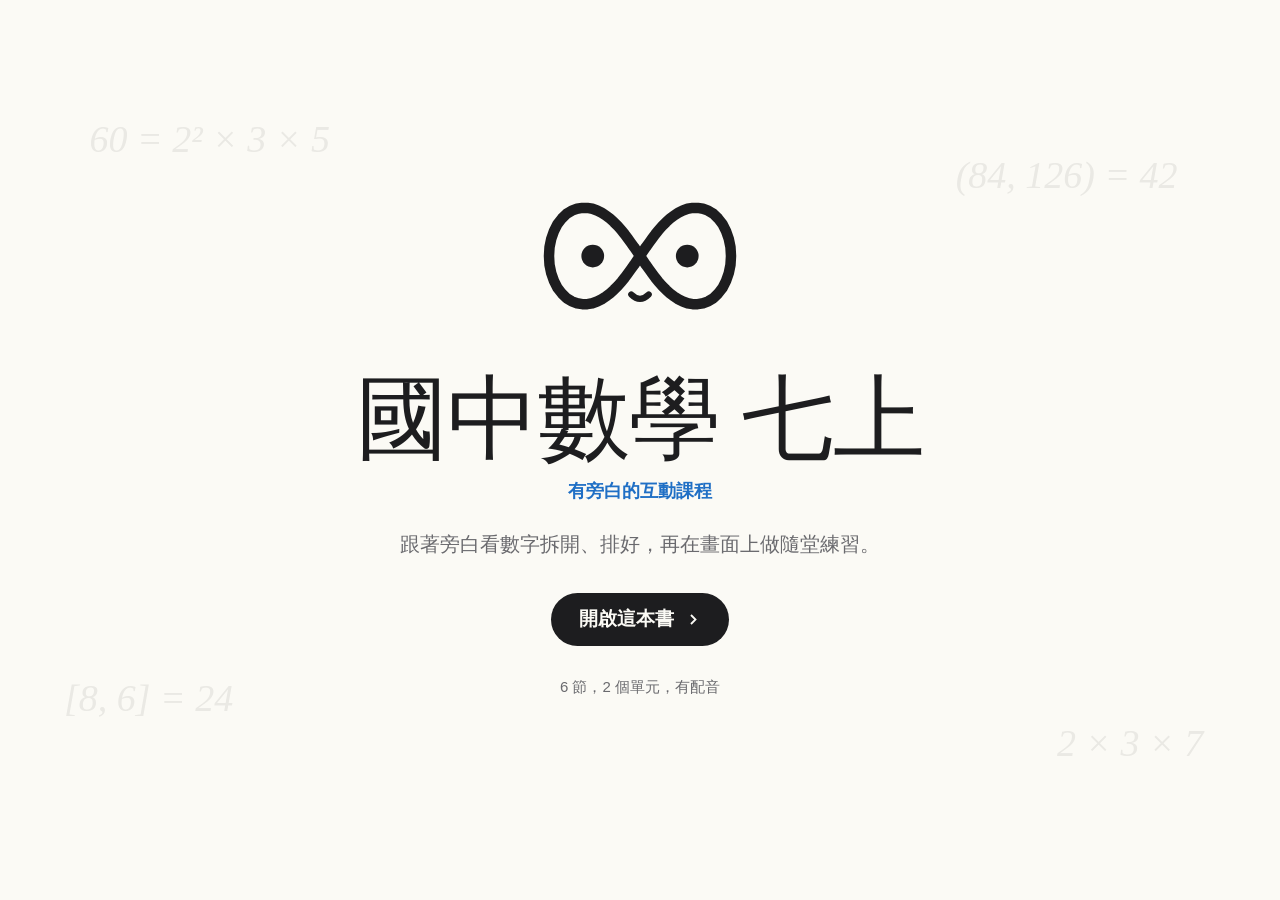
<file: index.html>
<!doctype html>
<html lang="zh-TW">
<head>
<meta charset="utf-8">
<meta name="viewport" content="width=device-width, initial-scale=1">
<title>國中數學七上 · 有旁白的互動課程</title>
<meta name="description" content="七年級上學期數學：有旁白、動畫與隨堂練習的互動課程。">
<link rel="icon" href="data:image/svg+xml,%3Csvg xmlns='http://www.w3.org/2000/svg' viewBox='0 0 64 64'%3E%3Crect width='64' height='64' rx='14' fill='%231d2b27'/%3E%3Ctext x='32' y='45' text-anchor='middle' font-size='48' fill='%23f0b45a'%3E∞%3C/text%3E%3C/svg%3E">
<link rel="stylesheet" href="lib/units.css">
<link rel="stylesheet" href="lib/contents.css">
<script src="lib/units.js"></script>
<script src="lib/contents.js"></script>
<script src="unit-art.js"></script>
<!-- <script src="refs.js"></script>  a book that cites works: its reference list, built by the skill's scripts/refs.py -->
<link rel="expect" href="#ch01" blocking="render">
<style>
:root { --page: #e9e5d8; --board: #fbfaf5; --panel: #fffdf8; --edge: #d8d2c0;
  --chalk: #1d1d1f; --dim: #6a6a6e; --faint: #a39b8a; --task: #c0397a; --quiz: #1f6fc5; --good: #3f8a1d;
  --top-bg: rgba(251, 250, 245, .9); --top-line: #ddd5c3; --lift: rgba(60, 50, 30, .18); color-scheme: light; }
body::before { background: none; }
</style>
</head>
<body>
<section id="cover">
  <div class="chalk" aria-hidden="true"><!-- a few faint formulas or phrases from the book, drawn in chalk -->
    <span style="left:7%;top:13%;--d:1.6">60 = 2² × 3 × 5</span>
    <span style="right:8%;top:17%;--d:1.9">(84, 126) = 42</span>
    <span style="left:5%;bottom:20%;--d:2.2">[8, 6] = 24</span>
    <span style="right:6%;bottom:15%;--d:2.5">2 × 3 × 7</span>
  </div>
  <svg class="mascot draw" id="guide" width="210" height="147" aria-hidden="true"></svg>
  <h1>國中數學 七上</h1>
  <p class="kicker">有旁白的互動課程</p>
  <p class="lede">跟著旁白看數字拆開、排好，再在畫面上做隨堂練習。</p>
  <div class="acts">
    <a class="btn go" href="#contents" data-t="open">Open the book<svg viewBox="0 0 16 16" aria-hidden="true"><path d="M6 2.5 11.5 8 6 13.5 4.6 12.1 8.7 8 4.6 3.9z"/></svg></a>
    <a class="btn quiet" id="resume" hidden></a>
  </div>
  <p class="meta" id="meta"></p>
</section>

<main id="contents">
  <header class="top">
    <a class="home" href="#book" aria-label="Back to the cover" data-t-label="toCover"><svg class="mascot" id="guideSmall" width="52" height="36" aria-hidden="true"></svg><strong>國中數學 七上</strong></a>
    <span class="prog" id="prog"></span>
  </header>
  <div id="units"></div>
  <p class="refs-more" id="refsMore" hidden><a href="#references"><b data-t="references">References</b><span id="refsCount"></span><i data-t="viewAll">View all →</i></a></p>
</main>

<main id="refpage" aria-labelledby="refsTitle">
  <header class="top">
    <a class="back" href="#contents" data-t="backToContents">← Contents</a>
    <span class="rp-book" id="rpBook"></span>
  </header>
  <section class="refs" id="references">
    <h1 id="refsTitle" tabindex="-1" data-t="references">References</h1>
    <p class="lead" data-t="refsLead">Every work cited in the lessons.</p>
    <ol id="refList"></ol>
  </section>
</main>

<script>
// Units and chapters are numbered in order from start (a book whose scope starts mid-way, e.g. at unit 3, chapter 9,
// keeps the original numbers). Add a chapter here when its lesson is ready.
Contents.book({
  start: { unit: 2, chapter: 5 },   // folders ch05–ch08 = 2-1…2-4, ch09–ch10 = 3-1…3-2; the cards show the textbook's section numbers
  units: [   // [unit title, [[chapter title, minutes], ...]]
    ['因數分解與分數運算', [['質因數分解', 5, { chapter: '2-1' }], ['最大公因數與最小公倍數', 7, { chapter: '2-2' }], ['分數的四則運算', 8, { chapter: '2-3' }], ['指數律', 7, { chapter: '2-4' }]]],
    ['一元一次方程式', [['代數式的化簡', 8, { chapter: '3-1' }], ['一元一次方程式', 8, { chapter: '3-2' }]]],
  ],
  hues: ['#c0397a', '#1f6fc5', '#2f8a4a'],   // one colour per unit, cycling
});
</script>
</body>
</html>
</file>
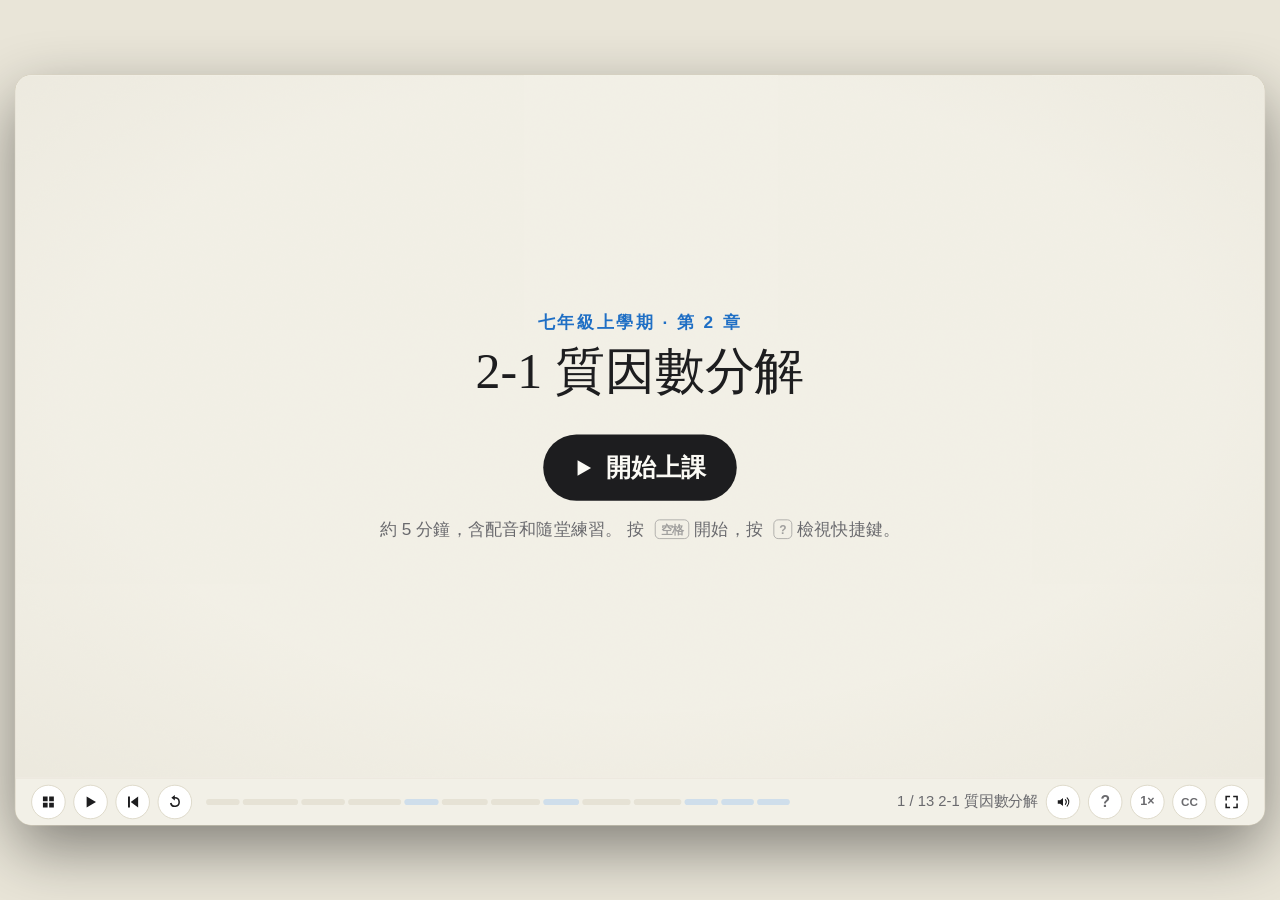
<file: ch05/index.html>
<!doctype html>
<html lang="zh-TW">
<head>
<meta charset="utf-8">
<meta name="viewport" content="width=device-width, initial-scale=1">
<title>2-1 質因數分解 — 國中數學七上</title>
<link rel="stylesheet" href="../lib/engine.css">
<link rel="expect" href="#bar" blocking="render"><!-- hold the first frame until the player exists, so the page transition can run -->
</head>
<body>
<script src="../lib/engine.js"></script>
<script src="audio/zh-TW/timings.js"></script>
<script>
'use strict';
// 2-1 質因數分解. Beat table and decisions: books/math7a/chapters/ch05.md.
const CHAPTER = { number: 5, title: '2-1 質因數分解', minutes: 5, language: 'zh-TW', next: '../ch06/' };

// cover kicker and finish card: the textbook's section, not the engine's running chapter number
Object.assign(TRANSLATIONS.zh, { chapterNumber: '七年級上學期 · 第 2 章', chapterComplete: '2-1 完成' });

const PR = '#c0397a';                   // prime / prime factor (magenta), the whole chapter
const NUM = 56;                         // size of a number in a tree

/* ---------- chapter drawing helpers ---------- */
const word = (p, str, x, y, { size = 34, fill = COL.chalk, anchor = 'middle', weight = 500, o = 0 } = {}) =>
  T(p, str, { x, y, size, fill, anchor, weight, o });
const nm = (p, v, x, y, { size = NUM, fill = COL.chalk, o = 0, s = 1 } = {}) => M(p, [String(v)], { x, y: y + size * .34, size, fill, o, s });
const ring = (p, x, y, r = 40) => mk('circle', { cx: x, cy: y, r, fill: 'none', stroke: PR, 'stroke-width': 3 }, G(p));
const branch = (p, a, b) => path(p, `M${a[0]} ${a[1] + 38}L${b[0]} ${b[1] - 40}`, { stroke: COL.dim, 'stroke-width': 3, 'stroke-linecap': 'round' }, { d: 0 });
// a row of math tokens, each { t, fill }; returns the tokens, all hidden
const eqRow = (p, items, x, y, size = 58) => tokens(p, items.map(it => typeof it === 'string' ? { t: it } : it), { x, y, size, anchor: 'middle', o: 0 });

/* factors of 60: top row 1..6, bottom row the partners, so each column is a factor pair */
const FAC_TOP = [1, 2, 3, 4, 5, 6], FAC_BOT = [60, 30, 20, 15, 12, 10];
const PRIMES = [2, 3, 5];
const colX = i => 800 + (i - 2.5) * 175;

/* tree of 60 = 6 × 10 */
const TREE = { root: [800, 210], a: [610, 380], b: [990, 380], a1: [510, 550], a2: [710, 550], b1: [890, 550], b2: [1090, 550] };


/* a whole tree, grown at the times given; REL is each node's place from the root */
const REL = { root: [0, 0], a: [-180, 165], b: [180, 165], a1: [-270, 330], a2: [-90, 330], b1: [90, 330], b2: [270, 330] };
function growTree(p, cx, top, vals, at) {
  const P2 = k => [cx + REL[k][0], top + REL[k][1]], n = {};
  n.root = nm(p, vals.root, ...P2('root')); show(n.root, at.root ?? .3, .4);
  [['root', 'a'], ['root', 'b'], ['a', 'a1'], ['a', 'a2'], ['b', 'b1'], ['b', 'b2']].forEach(([f, k]) => {
    draw(branch(p, P2(f), P2(k)), at[k], .45);
    n[k] = nm(p, vals[k], ...P2(k), { s: .6 }); pop(n[k], at[k] + .3);
  });
  if (at.leaf !== undefined) ['a1', 'a2', 'b1', 'b2'].forEach((k, i) => {
    const r = ring(p, ...P2(k)); put(r.parentNode, { o: 0 }); show(r.parentNode, at.leaf + i * .15, .4);
    show(nm(p, vals[k], ...P2(k), { fill: PR }), at.leaf + i * .15, .4);
  });
  return { n, at: P2 };
}
/* one product line laid out by hand: items [text or parts, x, colour?]; ×, = in the text font */
function prodLine(p, items, y, size = 58) {
  return items.map(([t, x, fill]) => (t === '×' || t === '=')
    ? T(p, t, { x, y: y - 4, size: size * .8, fill: COL.dim, anchor: 'middle', o: 0 })
    : M(p, [].concat(t), { x, y, size, fill: fill || COL.chalk, o: 0 }));
}
/* short division: rows of [divisor, number]; the last row has no divisor */
function shortDiv(p, rows, x0, y0, dy, size = 54) {
  return rows.map(([d, v], k) => {
    const y = y0 + k * dy, r = {};
    r.v = nm(p, v, x0 + 120, y, { size });
    if (d) {
      r.d = nm(p, d, x0, y, { size, fill: PR, s: .6 });
      r.line = path(p, `M${x0 + 45} ${y - size * .55}V${y + size * .5}H${x0 + 200}`, { stroke: COL.chalk, 'stroke-width': 3, fill: 'none' }, { d: 0 });
    }
    return r;
  });
}

/* ---------- beats: [id, title, run(m, D), { ask }?] ---------- */
const BEATS = [
  ['intro', '2-1 質因數分解', (m, D) => {
    const g = G(scene, { o: 0, y: 24 });
    word(g, '七年級上學期 · 第 2 章', 800, 320, { size: 30, fill: COL.dim, o: 1 });
    word(g, '2-1 質因數分解', 800, 430, { size: 96, weight: 600, o: 1 });
    tw(g, { o: 1, y: 0 }, .2, 1.1, out);
    tw(g, { o: 0, y: -40 }, m('atoms', -.4), .7);

    // 60 breaks into its primes, like a substance into atoms
    const big = nm(scene, 60, 800, 400, { size: 150, s: .6 });
    pop(big, m('atoms', .2));
    const parts = [2, 2, 3, 5], xs = [500, 700, 900, 1100];
    const bits = parts.map((v, i) => chip(scene, [String(v)], PR, { x: 800, y: 400, o: 0, s: .4, size: 64 }));
    tw(big, { s: 1.25, o: 0 }, m('split'), .45);
    bits.forEach((c, i) => { tw(c, { x: xs[i], y: 430, o: 1, s: 1 }, m('split', .05 + i * .07), .8, back); });
    const times = [600, 800, 1000].map(x => word(scene, '×', x, 452, { size: 52, fill: COL.dim }));
    times.forEach((e, i) => show(e, m('split', .7 + i * .08), .4));
    const q = word(scene, '怎麼拆？拆完怎麼寫？', 800, 640, { size: 40, fill: COL.task, weight: 600 });
    show(q, m('sub'), .6);
    [...bits, ...times, q].forEach(e => hide(e, D - .7, .6));
  }],

  ['factors', '質因數', (m, D) => {
    const p = panel(0);
    show(word(p, '60 的因數', 800, 165, { size: 40, weight: 600, fill: COL.dim }), .2);
    const all = [...FAC_TOP.map((v, i) => [v, colX(i), 320]), ...FAC_BOT.map((v, i) => [v, colX(i), 470])];
    S.fac = {};
    all.forEach(([v, x, y]) => { S.fac[v] = chip(p, [String(v)], COL.faint, { x, y, o: 0, s: .5, size: 46 }); });
    // spoken in rising order: 1 2 3 4 5 6 10 12 15 20 30 60
    [1, 2, 3, 4, 5, 6, 10, 12, 15, 20, 30, 60].forEach((v, k) => pop(S.fac[v], m('f' + (k + 1))));
    // pair links appear with the last factor: each column multiplies to 60
    const links = FAC_TOP.map((v, i) => path(p, `M${colX(i)} 352V438`, { stroke: COL.faint, 'stroke-width': 2, 'stroke-dasharray': '4 6' }, { d: 0 }));
    links.forEach((l, i) => draw(l, m('f12', .3 + i * .05), .5));

    // the primes light up; the others step back
    const glow = PRIMES.map(v => { const [x, y] = [st(S.fac[v]).x, st(S.fac[v]).y]; return chip(p, [String(v)], PR, { x, y, o: 0, size: 46 }); });
    glow.forEach((c, i) => { show(c, m('prime', i * .25), .35); pulse(c, m('prime', i * .25), 1.25); });
    Object.entries(S.fac).forEach(([v, c]) => { if (!PRIMES.includes(+v)) tw(c, { o: .3 }, m('prime', .8), .6); });
    links.forEach(l => tw(l, { o: .3 }, m('prime', .8), .6));

    // the definition, under the picture
    const def = G(p, { y: 20, o: 0 });
    word(def, '質因數', 640, 640, { size: 46, weight: 700, fill: PR, anchor: 'end', o: 1 });
    word(def, '＝ 是因數，也是質數', 660, 640, { size: 46, weight: 600, anchor: 'start', o: 1 });
    word(def, '60 的質因數：2、3、5', 800, 715, { size: 34, fill: COL.dim, o: 1 });
    tw(def, { o: 1, y: 0 }, m('name'), .6, out);

    // 1 is not a prime, so it is not a prime factor
    const c1 = colX(0);
    const x = path(p, `M${c1 - 26} 296L${c1 + 26} 344M${c1 + 26} 296L${c1 - 26} 344`, { stroke: COL.bad, 'stroke-width': 5, 'stroke-linecap': 'round' }, { d: 0 });
    tw(S.fac[1], { o: 1 }, m('one'), .3);
    draw(x, m('one', .2), .4);
    const note = word(p, '1 不是質數', c1, 245, { size: 28, fill: COL.bad, weight: 600 });
    show(note, m('one', .3), .4);
  }],

  ['tree', '樹狀圖', (m, D) => {
    const p = panel(0);
    show(word(p, '樹狀圖', 160, 150, { size: 34, weight: 600, fill: COL.dim, anchor: 'start' }), .2);
    const n = {};
    n.root = nm(p, 60, ...TREE.root);
    show(n.root, .3, .4);
    const grow = (from, to, v, t, fill = COL.chalk) => {
      draw(branch(p, TREE[from], TREE[to]), t, .45);
      n[to] = nm(p, v, ...TREE[to], { fill, s: .6 });
      n[to]._v = v;
      pop(n[to], t + .3);
    };
    grow('root', 'a', 6, m('split', 1.0)); grow('root', 'b', 10, m('split', 1.6));
    grow('a', 'a1', 2, m('six', 1.5)); grow('a', 'a2', 3, m('six', 2.1));
    grow('b', 'b1', 2, m('ten', .8)); grow('b', 'b2', 5, m('ten', 1.4));
    // the ends are primes: ring them, the leaves turn pink
    const leaves = ['a1', 'a2', 'b1', 'b2'];
    leaves.forEach((k, i) => {
      const r = ring(p, ...TREE[k]);
      put(r.parentNode, { o: 0 });
      show(r.parentNode, m('leaf', i * .15), .4);
      show(nm(p, n[k]._v, ...TREE[k], { fill: PR }), m('leaf', i * .15), .4);
    });
    // read the leaves off into one product, laid out by hand so the gaps are even
    const EQ_Y = 745, EQ = [['60', 590], ['=', 670], ['2', 745, PR], ['×', 810], ['2', 875, PR], ['×', 940], ['3', 1005, PR], ['×', 1070], ['5', 1135, PR]];
    const row = EQ.map(([t, x, fill]) => (t === '×' || t === '=')
      ? T(p, t, { x: x - 65, y: EQ_Y - 4, size: 50, fill: COL.dim, anchor: 'middle', o: 0 })
      : M(p, [t], { x: x - 65, y: EQ_Y, size: 62, fill: fill || COL.chalk, o: 0 }));
    [0, 1, 3, 5, 7].forEach((i, k) => show(row[i], m('read', k * .12), .4));
    [2, 4, 6, 8].forEach((i, k) => {
      const [lx, ly] = TREE[leaves[k]];
      const fly = nm(p, n[leaves[k]]._v, lx, ly, { fill: PR });
      const t0 = m('read', .3 + k * .25);
      show(fly, t0, .01);
      tw(fly, { x: EQ[i][1] - 65, y: EQ_Y, s: 62 / NUM }, t0, .7, io);
      hide(fly, t0 + .75, .05);
      show(row[i], t0 + .7, .1);
    });
  }],

  ['tree2', '換一個拆法', (m, D) => {
    const p = panel(0);
    const V1 = { root: 60, a: 6, b: 10, a1: 2, a2: 3, b1: 2, b2: 5 }, V2 = { root: 60, a: 4, b: 15, a1: 2, a2: 2, b1: 3, b2: 5 };
    // the first tree, already grown, on the left
    growTree(p, 430, 170, V1, { a: .2, b: .2, a1: .2, a2: .2, b1: .2, b2: .2, leaf: .3 });
    show(word(p, '60 = 6 × 10', 430, 110, { size: 30, fill: COL.dim }), .3);
    // a second way on the right
    show(word(p, '60 = 4 × 15', 1170, 110, { size: 30, fill: COL.dim }), m('alt'));
    growTree(p, 1170, 170, V2, { a: m('alt', .9), b: m('alt', 1.4), a1: m('four', .5), a2: m('four', .9), b1: m('fifteen', .6), b2: m('fifteen', 1.0), leaf: m('same', -.3) });
    // both read the same four primes
    const L = prodLine(p, [['2', 300, PR], ['×', 365], ['2', 430, PR], ['×', 495], ['3', 560, PR], ['×', 625], ['5', 690, PR]], 640, 52);
    const Rr = prodLine(p, [['2', 1040, PR], ['×', 1105], ['2', 1170, PR], ['×', 1235], ['3', 1300, PR], ['×', 1365], ['5', 1430, PR]], 640, 52);
    L.forEach((e, i) => show(e, m('same', .2 + i * .05), .35));
    Rr.forEach((e, i) => show(e, m('same', .6 + i * .05), .35));
    const eq = word(p, '＝', 800, 645, { size: 54, weight: 700, fill: COL.task });
    pop(eq, m('same', 1.3));
    // the theorem, then the name of what we just did
    const thm = G(p, { o: 0, y: 16 });
    word(thm, '算術基本定理', 800, 755, { size: 40, weight: 700, fill: COL.task, o: 1 });
    word(thm, '不管怎麼拆，最後得到的質數都一樣', 800, 812, { size: 32, fill: COL.dim, o: 1 });
    tw(thm, { o: 1, y: 0 }, m('thm'), .6, out);
    tw(thm, { o: 0 }, m('name', -.3), .3);
    const nm2 = G(p, { o: 0, y: 16 });
    word(nm2, '質因數分解', 640, 785, { size: 44, weight: 700, fill: PR, anchor: 'end', o: 1 });
    word(nm2, '＝ 把一個數寫成質數的連乘積', 660, 785, { size: 40, weight: 600, anchor: 'start', o: 1 });
    tw(nm2, { o: 1, y: 0 }, m('name'), .6, out);
  }],

  ['q1', '隨堂練習', () => {
    const p = panel(0);
    show(word(p, '84 的因數', 800, 150, { size: 38, weight: 600, fill: COL.dim }), .2);
    const top = [1, 2, 3, 4, 6, 7], bot = [84, 42, 28, 21, 14, 12];
    top.forEach((v, i) => pop(chip(p, [String(v)], COL.faint, { x: colX(i), y: 270, o: 0, s: .5, size: 44 }), .3 + i * .06));
    bot.forEach((v, i) => pop(chip(p, [String(v)], COL.faint, { x: colX(i), y: 410, o: 0, s: .5, size: 44 }), .7 + i * .06));
    top.forEach((v, i) => draw(path(p, `M${colX(i)} 300V380`, { stroke: COL.faint, 'stroke-width': 2, 'stroke-dasharray': '4 6' }, { d: 0 }), 1.1, .4));
  }, { ask: done => quiz(BAND, [{
    id: 'c-pf84', prompt: ['下面哪些是 84 的質因數？每一列選一個。'],
    build: grid([
      { parts: ['2'], ans: ['y'], why: '2 是 84 的因數，而且是質數。' },
      { parts: ['3'], ans: ['y'], why: '84 = 3 × 28，3 是質數。' },
      { parts: ['4'], ans: ['n'], why: '4 是 84 的因數，但 4 = 2 × 2 不是質數。' },
      { parts: ['7'], ans: ['y'], why: '84 = 7 × 12，7 是質數。' },
      { parts: ['21'], ans: ['n'], why: '21 = 3 × 7，是合數，不是質因數。' },
    ], [['y', '是質因數', PR], ['n', '不是', COL.dim]], { multi: false, text: true }),
  }], done) }],

  ['divide', '短除法', (m, D) => {
    const p = panel(0);
    show(word(p, '短除法', 160, 150, { size: 34, weight: 600, fill: COL.dim, anchor: 'start' }), .2);
    const R = shortDiv(p, [[2, 84], [2, 42], [3, 21], [null, 7]], 520, 230, 120);
    show(R[0].v, .3, .4);
    ['d1', 'd2', 'd3'].forEach((mk_, k) => {
      pop(R[k].d, m(mk_, .3));
      draw(R[k].line, m(mk_, .5), .5);
      show(R[k + 1].v, m(mk_, 1.6), .4);
    });
    const r7 = ring(p, 640, 590, 42); put(r7.parentNode, { o: 0 }); show(r7.parentNode, m('stop'), .4);
    show(nm(p, 7, 640, 590, { size: 54, fill: PR }), m('stop'), .4);
    show(word(p, '7 是質數，停', 720, 600, { size: 30, fill: COL.task, weight: 600, anchor: 'start' }), m('stop', .3), .4);
    // divisors and the last 7 read off into one product on the right
    const Q = [['84', 960], ['=', 1040], ['2', 1110, PR], ['×', 1170], ['2', 1230, PR], ['×', 1290], ['3', 1350, PR], ['×', 1410], ['7', 1470, PR]];
    const row = prodLine(p, Q, 420, 56);
    [0, 1, 3, 5, 7].forEach((i, k) => show(row[i], m('read', k * .1), .4));
    const from = [[520, 230], [520, 350], [520, 470], [640, 590]];
    [2, 4, 6, 8].forEach((i, k) => {
      const t0 = m('read', .4 + k * .3), fly = nm(p, Q[i][0], ...from[k], { size: 54, fill: PR });
      show(fly, t0, .01); tw(fly, { x: Q[i][1], y: 420, s: 56 / 54 }, t0, .7, io); hide(fly, t0 + .75, .05); show(row[i], t0 + .7, .1);
    });
  }],

  ['standard', '標準分解式', (m, D) => {
    const p = panel(0);
    const A = prodLine(p, [['84', 520], ['=', 610], ['2', 690, PR], ['×', 755], ['2', 820, PR], ['×', 885], ['3', 950, PR], ['×', 1015], ['7', 1080, PR]], 250, 60);
    A.forEach((e, i) => show(e, .3 + i * .03, .4));
    // the two 2s bracketed and folded into 2²
    const br = path(p, 'M675 285Q675 305 700 305H810Q835 305 835 285', { stroke: COL.task, 'stroke-width': 3, fill: 'none' }, { d: 0 });
    draw(br, m('group'), .5);
    const sq = M(p, ['2', E(2)], { x: 755, y: 430, size: 66, fill: PR, o: 0, s: .6 });
    const arr = path(p, 'M755 315V362', { stroke: COL.task, 'stroke-width': 3 }, { d: 0 });
    draw(arr, m('group', .4), .3); pop(sq, m('group', .7));
    const B = prodLine(p, [['84', 520], ['=', 610], ['×', 850], ['3', 920, PR], ['×', 990], ['7', 1060, PR]], 430, 66);
    [0, 1].forEach(i => show(B[i], m('group', 1), .4));
    [2, 3, 4, 5].forEach((i, k) => show(B[i], m('order', .2 + k * .12), .4));
    // small to large
    const ord = path(p, 'M720 470H1090', { stroke: COL.dim, 'stroke-width': 2.5, 'marker-end': '' }, { d: 0 });
    draw(ord, m('order', .8), .6);
    const tip = path(p, 'M1078 462L1092 470L1078 478', { stroke: COL.dim, 'stroke-width': 2.5, fill: 'none' }, { o: 0 });
    show(tip, m('order', 1.3), .2);
    show(word(p, '由小到大', 905, 505, { size: 26, fill: COL.dim }), m('order', 1.2), .4);
    // the name
    const box = mk('rect', { x: 470, y: 360, width: 650, height: 100, rx: 18, fill: 'none', stroke: COL.task, 'stroke-width': 3 }, G(p));
    put(box.parentNode, { o: 0 }); show(box.parentNode, m('std', 1.5), .5);
    show(word(p, '標準分解式', 1150, 425, { size: 38, weight: 700, fill: COL.task, anchor: 'start' }), m('std', 1.8), .5);
    // what it says at a glance
    [['2', E(2)], ['3'], ['7']].forEach((parts, k) => {
      const x = [755, 920, 1060][k];
      show(word(p, ['兩個 2', '一個 3', '一個 7'][k], x, 640, { size: 30, fill: PR, weight: 600 }), m('meaning', 2.2 + k * .9), .4);
      draw(path(p, `M${x} 530V605`, { stroke: COL.faint, 'stroke-width': 2, 'stroke-dasharray': '4 6' }, { d: 0 }), m('meaning', 2.0 + k * .9), .3);
    });
  }],

  ['q2', '隨堂練習', () => {
    const p = panel(0);
    const e = M(p, ['126 = 2', E('a'), ' × 3', E('b'), ' × 7', E('c')], { x: 800, y: 330, size: 72, o: 0 });
    show(e, .3, .5);
    show(word(p, '把 126 寫成標準分解式，a、b、c 各是多少？', 800, 450, { size: 32, fill: COL.dim }), .5);
  }, { ask: done => quiz(BAND, [{
    id: 'c-std126', prompt: ['126 的標準分解式是 ', $m('2', E('a'), ' × 3', E('b'), ' × 7', E('c')), '。'],
    build: blanks([{ parts: ['a = ', { box: '1' }, '    b = ', { box: '2' }, '    c = ', { box: '1' }],
      why: '126 ÷ 2 = 63，63 ÷ 3 = 21，21 ÷ 3 = 7，所以 126 = 2 × 3 × 3 × 7 = 2 × 3² × 7。',
      hint: '先用短除法：126 ÷ 2 = 63，再看 63 能被誰整除。' }]),
  }], done) }],

  ['example', '例題：360', (m, D) => {
    const p = panel(0);
    show(word(p, '360', 160, 150, { size: 34, weight: 600, fill: COL.dim, anchor: 'start' }), .2);
    const R = shortDiv(p, [[2, 360], [2, 180], [2, 90], [3, 45], [3, 15], [null, 5]], 330, 170, 100, 48);
    show(R[0].v, .3, .4);
    ['s1', 's2', 's3', 's4', 's5'].forEach((mk_, k) => {
      pop(R[k].d, m(mk_)); draw(R[k].line, m(mk_, .15), .35); show(R[k + 1].v, m(mk_, .55), .3);
    });
    const r5 = ring(p, 450, 670, 38); put(r5.parentNode, { o: 0 }); show(r5.parentNode, m('s5', 1.2), .4);
    show(nm(p, 5, 450, 670, { size: 48, fill: PR }), m('s5', 1.2), .4);
    // three 2s and two 3s
    const b2 = path(p, 'M290 140V425', { stroke: COL.task, 'stroke-width': 3 }, { d: 0 });
    const b3 = path(p, 'M290 445V625', { stroke: COL.task, 'stroke-width': 3 }, { d: 0 });
    draw(b2, m('std'), .4); draw(b3, m('std', .3), .4);
    show(word(p, '3 個 2', 270, 290, { size: 26, fill: COL.task, anchor: 'end', weight: 600 }), m('std', .3), .3);
    show(word(p, '2 個 3', 270, 545, { size: 26, fill: COL.task, anchor: 'end', weight: 600 }), m('std', .6), .3);
    const A = prodLine(p, [['360', 850], ['=', 960], [['2', E(3)], 1050, PR], ['×', 1135], [['3', E(2)], 1215, PR], ['×', 1300], ['5', 1375, PR]], 330, 64);
    A.forEach((e, i) => show(e, m('std', .8 + i * .12), .4));
    // multiply back to check
    const B = prodLine(p, [['=', 960], ['8', 1050], ['×', 1135], ['9', 1215], ['×', 1300], ['5', 1375]], 450, 60);
    B.forEach((e, i) => show(e, m('check', .4 + i * .1), .4));
    const C = prodLine(p, [['=', 960], ['360', 1070]], 570, 60);
    C.forEach((e, i) => show(e, m('check', 2.4 + i * .1), .4));
    const ok = word(p, '✓', 1180, 572, { size: 56, fill: COL.good, weight: 700 });
    pop(ok, m('check', 3));
  }],

  ['wrap', '重點整理', (m) => {
    const p = panel(0);
    const items = [
      ['質因數：是因數，也是質數', 'w1', null],
      ['質因數分解：拆成質數連乘，不管怎麼拆結果都一樣', 'w2', null],
      ['標準分解式：相同質因數寫成次方，由小到大', 'w3', ['84 = 2', E(2), ' × 3 × 7']],
    ];
    items.forEach(([str, mark, ex], i) => {
      const g = G(p, { x: -16, y: 250 + i * 175, o: 0 });
      mk('circle', { cx: 200, cy: -12, r: 26, fill: PR }, g);
      T(g, String(i + 1), { x: 200, y: -1, size: 30, fill: '#fff', weight: 700, anchor: 'middle' });
      T(g, str, { x: 260, size: 36, weight: 600 });
      if (ex) M(g, ex, { x: 260, y: 62, size: 40, fill: PR, anchor: 'start' });
      tw(g, { o: 1, x: 0 }, m(mark), .6);
    });
  }],

  ['final1', '本節練習', () => { panel(0); }, { ask: done => quiz(SCREEN, [{
    id: 'p-std', prompt: ['寫出標準分解式：填入每個質因數的次方。'],
    build: blanks([
      { parts: ['90 = 2', E('a'), ' × 3', E('b'), ' × 5', E('c'), '      a = ', { box: '1' }, '   b = ', { box: '2' }, '   c = ', { box: '1' }],
        why: '90 = 2 × 45 = 2 × 3 × 3 × 5 = 2 × 3² × 5。', hint: '90 ÷ 2 = 45，45 再用 3 去除。' },
      { parts: ['168 = 2', E('a'), ' × 3', E('b'), ' × 7', E('c'), '      a = ', { box: '3' }, '   b = ', { box: '1' }, '   c = ', { box: '1' }],
        why: '168 ÷ 2 = 84，84 ÷ 2 = 42，42 ÷ 2 = 21，21 = 3 × 7，所以 168 = 2³ × 3 × 7。', hint: '168 可以連續被 2 除幾次？' },
    ]),
  }], done, '本節練習 · 第 1 組，共 2 組') }],

  ['final2', '本節練習', () => { panel(0); }, { ask: done => quiz(SCREEN, [{
    id: 'p-which', prompt: ['下面哪一個是 60 的標準分解式？'],
    build: choice([
      [$m('60 = 2 × 30')],
      [$m('60 = 1 × 2', E(2), ' × 3 × 5')],
      [$m('60 = 3 × 2', E(2), ' × 5')],
      [$m('60 = 2', E(2), ' × 3 × 5')],
    ], 3, '質因數都是質數、相同的寫成次方、由小排到大：60 = 2² × 3 × 5。', [
      '30 不是質數，還要再拆：30 = 2 × 3 × 5。',
      '1 不是質數，標準分解式裡不寫 1。',
      '質因數要由小排到大，2 應該寫在 3 前面。',
      null,
    ]),
  }], done, '本節練習 · 第 2 組，共 2 組') }],

  ['finish', '完成', () => { panel(0); }, { ask: finishCard }],
].map(([id, title, run, extra]) => ({ id, title, run, ...extra }));

boot();
</script>
</body>
</html>
</file>
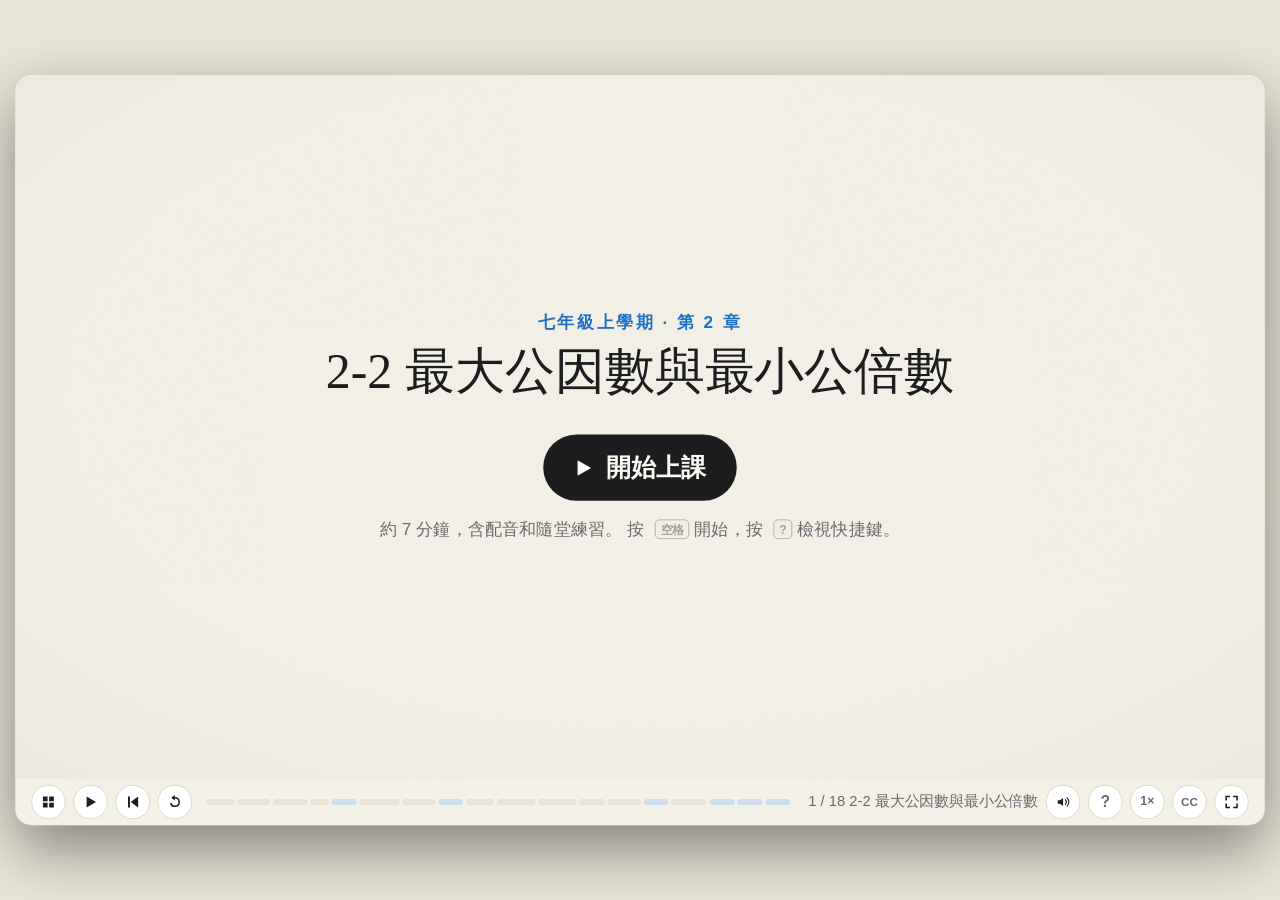
<file: ch06/index.html>
<!doctype html>
<html lang="zh-TW">
<head>
<meta charset="utf-8">
<meta name="viewport" content="width=device-width, initial-scale=1">
<title>2-2 最大公因數與最小公倍數 — 國中數學七上</title>
<link rel="stylesheet" href="../lib/engine.css">
<link rel="expect" href="#bar" blocking="render"><!-- hold the first frame until the player exists, so the page transition can run -->
</head>
<body>
<script src="../lib/engine.js"></script>
<script src="audio/zh-TW/timings.js"></script>
<script>
'use strict';
// 2-2 最大公因數與最小公倍數. Beat table and decisions: books/math7a/chapters/ch06.md.
const CHAPTER = { number: 6, title: '2-2 最大公因數與最小公倍數', minutes: 7, language: 'zh-TW', next: '../ch07/' };
Object.assign(TRANSLATIONS.zh, { chapterNumber: '七年級上學期 · 第 2 章', chapterComplete: '2-2 完成' });

const PR = '#c0397a';    // prime factors (as in 2-1)
const GC = '#1f6fc5';    // greatest common factor, the whole chapter
const LC = '#2f8a4a';    // least common multiple, the whole chapter
const GC_BG = '#dbe8f7', LC_BG = '#dcefe1';

/* ---------- chapter drawing helpers ---------- */
const word = (p, str, x, y, { size = 34, fill = COL.chalk, anchor = 'middle', weight = 500, o = 0 } = {}) =>
  T(p, str, { x, y, size, fill, anchor, weight, o });
const nm = (p, v, x, y, { size = 56, fill = COL.chalk, o = 0, s = 1 } = {}) => M(p, [String(v)], { x, y: y + size * .34, size, fill, o, s });
const ring = (p, x, y, r = 40, stroke = PR) => { const g = G(p, { o: 0 }); mk('circle', { cx: x, cy: y, r, fill: 'none', stroke, 'stroke-width': 3.5 }, g); return g; };
const box = (p, x, y, w, h, { fill = 'none', stroke = COL.task, rx = 16, sw = 3 } = {}) => { const g = G(p, { o: 0 }); mk('rect', { x, y, width: w, height: h, rx, fill, stroke, 'stroke-width': sw }, g); return g; };
// one product line laid out by hand: items [text or parts, x, colour?]; × and = in the text font
function prodLine(p, items, y, size = 58) {
  return items.map(([t, x, fill]) => (t === '×' || t === '=' || t === ',')
    ? T(p, t, { x, y: y - 4, size: size * .8, fill: COL.dim, anchor: 'middle', o: 0 })
    : M(p, [].concat(t), { x, y, size, fill: fill || COL.chalk, o: 0 }));
}
const showAll = (els, t0, step = .08) => els.forEach((e, i) => show(e, t0 + i * step, .4));
// two rows of chips aligned by value: the values of each row get a column of their own
function twoRows(p, label1, vals1, label2, vals2, { x0 = 330, dx = 115, y1 = 280, y2 = 440, size = 40 } = {}) {
  const cols = [...new Set([...vals1, ...vals2])].sort((a, b) => a - b), X = v => x0 + cols.indexOf(v) * dx;
  const L1 = word(p, label1, x0 - 80, y1 + 12, { size: 30, fill: COL.dim, anchor: 'end', weight: 600 });
  const L2 = word(p, label2, x0 - 80, y2 + 12, { size: 30, fill: COL.dim, anchor: 'end', weight: 600 });
  const r1 = {}, r2 = {};
  vals1.forEach(v => { r1[v] = chip(p, [String(v)], COL.faint, { x: X(v), y: y1, o: 0, s: .5, size }); });
  vals2.forEach(v => { r2[v] = chip(p, [String(v)], COL.faint, { x: X(v), y: y2, o: 0, s: .5, size }); });
  return { X, r1, r2, L1, L2, y1, y2, size };
}
// the chips of `vals` in both rows, recoloured: a coloured copy fades in over each
function mark2(p, R, vals, color, t0) {
  vals.forEach((v, i) => {
    const link = path(p, `M${R.X(v)} ${R.y1 + 32}V${R.y2 - 32}`, { stroke: color, 'stroke-width': 3 }, { d: 0 });
    draw(link, t0 + i * .2, .35);
    [R.y1, R.y2].forEach(y => show(chip(p, [String(v)], color, { x: R.X(v), y, o: 0, size: R.size }), t0 + i * .2, .3));
  });
}
// two-number short division: rows [divisor, a, b]; the last row has no divisor
function shortDiv2(p, rows, x0, y0, dy, size = 52) {
  return rows.map(([d, a, b], k) => {
    const y = y0 + k * dy, r = {};
    r.a = nm(p, a, x0 + 120, y, { size }); r.b = nm(p, b, x0 + 260, y, { size });
    if (d) {
      r.d = nm(p, d, x0, y, { size, fill: PR, s: .6 });
      r.line = path(p, `M${x0 + 45} ${y - size * .55}V${y + size * .5}H${x0 + 340}`, { stroke: COL.chalk, 'stroke-width': 3, fill: 'none' }, { d: 0 });
    }
    return r;
  });
}
const DIV = [[2, 84, 126], [3, 42, 63], [7, 14, 21], [null, 2, 3]];
// 84 and 126 in standard form, the primes in columns
const STD_X = { lab: 520, eq: 600, p2: 700, x1: 790, p3: 880, x2: 970, p7: 1060 };
function stdRows(p, t0) {
  const A = prodLine(p, [['84', STD_X.lab], ['=', STD_X.eq], [['2', E(2)], STD_X.p2, PR], ['×', STD_X.x1], ['3', STD_X.p3, PR], ['×', STD_X.x2], ['7', STD_X.p7, PR]], 280, 60);
  const B = prodLine(p, [['126', STD_X.lab], ['=', STD_X.eq], ['2', STD_X.p2, PR], ['×', STD_X.x1], [['3', E(2)], STD_X.p3, PR], ['×', STD_X.x2], ['7', STD_X.p7, PR]], 400, 60);
  showAll(A, t0, .05); showAll(B, t0 + .4, .05);
  return { A, B };
}

/* ---------- beats: [id, title, run(m, D), { ask }?] ---------- */
const BEATS = [
  ['intro', '2-2 最大公因數與最小公倍數', (m, D) => {
    const g = G(scene, { o: 0, y: 24 });
    word(g, '七年級上學期 · 第 2 章', 800, 250, { size: 30, fill: COL.dim, o: 1 });
    word(g, '2-2 最大公因數與最小公倍數', 800, 350, { size: 76, weight: 600, o: 1 });
    tw(g, { o: 1, y: 0 }, .2, 1.1, out);
    const card = (x, title, sym, sub, color, bg, t0) => {
      const c = G(scene, { o: 0, y: 30 });
      mk('rect', { x: x - 250, y: 450, width: 500, height: 230, rx: 24, fill: bg, stroke: color, 'stroke-width': 3 }, c);
      T(c, title, { x, y: 520, size: 44, weight: 700, fill: color, anchor: 'middle' });
      M(c, sym, { x, y: 600, size: 52, fill: color });
      T(c, sub, { x, y: 655, size: 28, fill: COL.dim, anchor: 'middle' });
      tw(c, { o: 1, y: 0 }, t0, .6, out);
      return c;
    };
    const a = card(530, '最大公因數', ['(a, b)'], '鋪地磚、分禮盒', GC, GC_BG, m('gcd'));
    const b = card(1070, '最小公倍數', ['[a, b]'], '排班表、等公車', LC, LC_BG, m('lcm'));
    const q = word(scene, '用質因數分解快速找出來', 800, 770, { size: 36, fill: COL.task, weight: 600 });
    show(q, m('sub', .5), .5);
    [g, a, b, q].forEach(e => hide(e, D - .7, .6));
  }],

  ['tiles', '鋪地磚', (m, D) => {
    const p = panel(0);
    const U = 20, X0 = 260, Y0 = 210, W = 24 * U, H = 18 * U;   // a 24 × 18 floor
    const floor = box(p, X0, Y0, W, H, { fill: '#fff', stroke: COL.chalk, rx: 2, sw: 3 });
    show(floor, .3, .4);
    show(word(p, '24', X0 + W / 2, Y0 + H + 50, { size: 36, weight: 600 }), m('rect', .6));
    show(word(p, '18', X0 - 40, Y0 + H / 2 + 12, { size: 36, weight: 600 }), m('rect', .9));
    const tiling = (s, color, bad) => {
      const g = G(p, { o: 0 });
      for (let y = 0; y + s <= 18; y += s) for (let x = 0; x + s <= 24; x += s)
        mk('rect', { x: X0 + x * U + 2, y: Y0 + y * U + 2, width: s * U - 4, height: s * U - 4, rx: 3, fill: ((x + y) / s) % 2 ? color : '#fff', stroke: color, 'stroke-width': 2, opacity: .9 }, g);
      if (bad) mk('rect', { x: X0, y: Y0 + 16 * U, width: W, height: 2 * U, fill: '#f7d6d2', stroke: COL.bad, 'stroke-width': 2.5 }, g);
      return g;
    };
    const t2 = tiling(2, '#ece8e0'), t4 = tiling(4, '#f3e2c7', true), t6 = tiling(6, GC_BG);
    const verdict = (str, color, t0, t1) => { const v = word(p, str, 1000, 330, { size: 40, weight: 700, fill: color, anchor: 'start' }); show(v, t0, .3); if (t1) hide(v, t1, .3); return v; };
    show(t2, m('two'), .4); verdict('邊長 2：可以 ✓', COL.good, m('two', .2), m('four'));
    hide(t2, m('four'), .3); show(t4, m('four'), .4); verdict('邊長 4：不行 ✗', COL.bad, m('four', .2), m('six'));
    const note4 = word(p, '18 不能被 4 整除', 1000, 395, { size: 30, fill: COL.bad }); show(note4, m('four', 1.2), .3); hide(note4, m('six'), .3);
    hide(t4, m('six'), .3); show(t6, m('six'), .4); verdict('邊長 6：可以，最大 ✓', GC, m('six', .2));
    const why = G(p, { o: 0 });
    T(why, '地磚邊長＝', { x: 1000, y: 480, size: 34, weight: 600 });
    T(why, '24 和 18 的公因數', { x: 1000, y: 530, size: 34, weight: 700, fill: GC });
    tw(why, { o: 1 }, m('why'), .5);
  }],

  ['gcdList', '最大公因數', (m, D) => {
    const p = panel(0);
    const R = twoRows(p, '24 的因數', [1, 2, 3, 4, 6, 8, 12, 24], '18 的因數', [1, 2, 3, 6, 9, 18]);
    show(R.L1, m('a', -.2)); show(R.L2, m('b', -.2));
    [1, 2, 3, 4, 6, 8, 12, 24].forEach((v, i) => pop(R.r1[v], m('a', 1.3 + i * .66)));
    [1, 2, 3, 6, 9, 18].forEach((v, i) => pop(R.r2[v], m('b', 1.3 + i * .7)));
    mark2(p, R, [1, 2, 3, 6], GC, m('common'));
    show(word(p, '公因數：1、2、3、6', 800, 545, { size: 30, fill: GC, weight: 600 }), m('common', 1.2), .4);
    show(box(p, R.X(6) - 50, R.y1 - 45, 100, R.y2 - R.y1 + 90, { stroke: GC, rx: 50, sw: 4 }), m('max'), .4);
    const note = M(p, ['(24, 18) = 6'], { x: 800, y: 660, size: 68, fill: GC, o: 0 });
    show(note, m('note'), .5);
    show(word(p, '最大公因數', 800, 740, { size: 32, fill: COL.dim, weight: 600 }), m('note', .3), .5);
  }],

  ['coprime', '互質', (m, D) => {
    const p = panel(0);
    const R = twoRows(p, '8 的因數', [1, 2, 4, 8], '15 的因數', [1, 3, 5, 15], { x0: 480, dx: 130 });
    show(R.L1, m('pair')); show(R.L2, m('pair', .2));
    [1, 2, 4, 8].forEach((v, i) => pop(R.r1[v], m('pair', .3 + i * .12)));
    [1, 3, 5, 15].forEach((v, i) => pop(R.r2[v], m('pair', .9 + i * .12)));
    mark2(p, R, [1], GC, m('only'));
    const n1 = M(p, ['(8, 15) = 1'], { x: 800, y: 640, size: 64, fill: GC, o: 0 });
    show(n1, m('only', 1.4), .5);
    const tag = G(p, { o: 0 });
    mk('rect', { x: 620, y: 690, width: 360, height: 76, rx: 38, fill: GC }, tag);
    T(tag, '8 和 15 互質', { x: 800, y: 741, size: 38, weight: 700, fill: '#fff', anchor: 'middle' });
    put(tag, { s: .6, o: 0 }); pop(tag, m('name', 1.6));
  }],

  ['q1', '隨堂練習', () => {
    const p = panel(0);
    show(M(p, ['(20, 30) = ?'], { x: 800, y: 380, size: 90, fill: GC, o: 0 }), .3, .5);
  }, { ask: done => quiz(BAND, [{
    id: 'c-gcd2030', prompt: ['求 20 和 30 的最大公因數。'],
    build: blanks([{ parts: ['(20, 30) = ', { box: '10' }],
      why: '20 的因數：1、2、4、5、10、20；30 的因數：1、2、3、5、6、10、15、30。公因數中最大的是 10。',
      hint: '先列出 20 的因數，再看哪些也是 30 的因數。' }]),
  }], done) }],

  ['gcdStd', '用標準分解式求最大公因數', (m, D) => {
    const p = panel(0);
    show(word(p, '標準分解式', 160, 150, { size: 32, weight: 600, fill: COL.dim, anchor: 'start' }), .2);
    stdRows(p, m('std', .3));
    // the common primes: a column each
    [STD_X.p2, STD_X.p3, STD_X.p7].forEach((x, i) => {
      const c = box(p, x - 55, 205, 110, 230, { fill: GC_BG, stroke: GC, sw: 2 });
      p.insertBefore(c, p.firstChild);
      show(c, m('common', .9 + i * .45), .4);
    });
    // the smaller power of each: 2 from 126, 3 from 84, 7
    const picks = [[STD_X.p2, 400], [STD_X.p3, 280], [STD_X.p7, 280]];
    picks.forEach(([x, y], i) => show(ring(p, x + 4, y - 20, 42, GC), m('low', 2.6 + i * 1.3), .4));
    const G1 = prodLine(p, [[['(84, 126)'], 480], ['=', 600], ['2', STD_X.p2, GC], ['×', STD_X.x1], ['3', STD_X.p3, GC], ['×', STD_X.x2], ['7', STD_X.p7, GC]], 570, 60);
    show(G1[0], m('low', .3)); show(G1[1], m('low', .3));
    [2, 4, 6].forEach((i, k) => show(G1[i], m('low', 2.8 + k * 1.3), .4));
    [3, 5].forEach((i, k) => show(G1[i], m('low', 3.6 + k * 1.3), .3));
    const ans = prodLine(p, [['=', 1150], ['42', 1240, GC]], 570, 60);
    showAll(ans, m('ans', .3));
    show(box(p, 335, 500, 985, 100, { stroke: GC }), m('ans', 1), .5);
  }],

  ['gcdDiv', '用短除法求最大公因數', (m, D) => {
    const p = panel(0);
    show(word(p, '短除法', 160, 150, { size: 32, weight: 600, fill: COL.dim, anchor: 'start' }), .2);
    const R = shortDiv2(p, DIV, 430, 230, 115);
    show(R[0].a, .3, .4); show(R[0].b, .4, .4);
    const GOT = [3.3, 2.2, 2.2];   // when "得 …" is said after each mark
    ['d1', 'd2', 'd3'].forEach((k, i) => {
      pop(R[i].d, m(k, .2)); draw(R[i].line, m(k, .4), .5);
      show(R[i + 1].a, m(k, GOT[i]), .4); show(R[i + 1].b, m(k, GOT[i] + .6), .4);
    });
    show(word(p, '互質，停', 920, 587, { size: 32, fill: COL.task, weight: 600, anchor: 'start' }), m('stop', .4), .4);
    show(box(p, 505, 535, 330, 100, { stroke: COL.task, rx: 50 }), m('stop'), .4);
    // the left column multiplies to the gcf
    show(box(p, 385, 180, 90, 330, { fill: 'none', stroke: GC, rx: 45, sw: 3.5 }), m('ans'), .4);
    const A = prodLine(p, [['2', 1070, PR], ['×', 1135], ['3', 1200, PR], ['×', 1265], ['7', 1330, PR]], 360, 60);
    showAll(A, m('ans', 2.6), .3);
    const B = prodLine(p, [['=', 1070], ['42', 1160, GC]], 470, 64);
    showAll(B, m('ans', 4.6));
    show(word(p, '最大公因數', 1250, 475, { size: 30, fill: GC, weight: 600, anchor: 'start' }), m('ans', 5), .4);
  }],

  ['q2', '隨堂練習', () => {
    const p = panel(0);
    show(M(p, ['(60, 90) = ?'], { x: 800, y: 380, size: 90, fill: GC, o: 0 }), .3, .5);
  }, { ask: done => quiz(BAND, [{
    id: 'c-gcd6090', prompt: ['求 60 和 90 的最大公因數。用標準分解式或短除法都可以。'],
    build: blanks([{ parts: ['(60, 90) = ', { box: '30' }],
      why: '60 = 2² × 3 × 5，90 = 2 × 3² × 5；共同的質因數取次方小的：2 × 3 × 5 = 30。',
      hint: '60 和 90 都能被 10 整除，再看 6 和 9 還有沒有公因數。' }]),
  }], done) }],

  ['lcmHook', '拼正方形', (m, D) => {
    const p = panel(0);
    const U = 18, X0 = 320, Y0 = 190;          // cards 8 × 6, a 24 × 24 square
    const cardAt = (i, j, t0) => {
      const g = G(p, { o: 0, s: .7 });
      put(g, { x: X0 + i * 8 * U + 4 * U, y: Y0 + j * 6 * U + 3 * U });
      mk('rect', { x: -4 * U + 2, y: -3 * U + 2, width: 8 * U - 4, height: 6 * U - 4, rx: 6, fill: (i + j) % 2 ? LC_BG : '#fff', stroke: LC, 'stroke-width': 2.5 }, g);
      pop(g, t0);
      return g;
    };
    cardAt(0, 0, m('card', .8));
    show(word(p, '8', X0 + 4 * U, Y0 - 16, { size: 28, fill: LC, weight: 600 }), m('card', 1.2));
    show(word(p, '6', X0 - 24, Y0 + 3 * U + 10, { size: 28, fill: LC, weight: 600 }), m('card', 1.4));
    [1, 2].forEach((i, k) => cardAt(i, 0, m('side', .6 + k * .5)));
    [16, 24].forEach((v, k) => show(word(p, String(v), X0 + (k + 2) * 8 * U - 10, Y0 - 16, { size: 28, fill: LC, weight: 600, anchor: 'end' }), m('side', .9 + k * .5)));
    [1, 2, 3].forEach((j, k) => cardAt(0, j, m('side2', .6 + k * .45)));
    [12, 18, 24].forEach((v, k) => show(word(p, String(v), X0 - 24, Y0 + (k + 2) * 6 * U - 8, { size: 28, fill: LC, weight: 600, anchor: 'end' }), m('side2', .9 + k * .45)));
    let k = 0;
    for (let j = 1; j < 4; j++) for (let i = 1; i < 3; i++) cardAt(i, j, m('sq', .2 + (k++) * .1));
    show(box(p, X0 - 4, Y0 - 4, 24 * U + 8, 24 * U + 8, { stroke: LC, rx: 4, sw: 4 }), m('sq', 1), .4);
    const res = G(p, { o: 0 });
    T(res, '最小的正方形', { x: 900, y: 330, size: 34, fill: COL.dim, weight: 600 });
    M(res, ['24 × 24'], { x: 900, y: 420, size: 72, fill: LC, anchor: 'start' });
    T(res, '用 12 張卡片', { x: 900, y: 500, size: 34, fill: COL.dim, weight: 600 });
    T(res, '邊長＝8 和 6 的公倍數', { x: 900, y: 600, size: 34, weight: 700, fill: LC });
    tw(res, { o: 1 }, m('sq', 1.2), .5);
  }],

  ['lcmList', '最小公倍數', (m, D) => {
    const p = panel(0);
    const R = twoRows(p, '8 的倍數', [8, 16, 24, 32, 40, 48], '6 的倍數', [6, 12, 18, 24, 30, 36, 42, 48], { x0: 300, dx: 100, size: 38 });
    show(R.L1, m('a', -.2)); show(R.L2, m('b', -.2));
    [8, 16, 24, 32, 40, 48].forEach((v, i) => pop(R.r1[v], m('a', 1.3 + i * .8)));
    [6, 12, 18, 24, 30, 36, 42, 48].forEach((v, i) => pop(R.r2[v], m('b', 1.3 + i * .88)));
    [R.y1, R.y2].forEach((y, i) => show(word(p, '⋯', 1440, y + 12, { size: 40, fill: COL.dim }), m(i ? 'b' : 'a', 4)));
    mark2(p, R, [24, 48], LC, m('common'));
    show(word(p, '公倍數：24、48、⋯', 800, 545, { size: 30, fill: LC, weight: 600 }), m('common', 1), .4);
    show(box(p, R.X(24) - 48, R.y1 - 45, 96, R.y2 - R.y1 + 90, { stroke: LC, rx: 48, sw: 4 }), m('min'), .4);
    show(M(p, ['[8, 6] = 24'], { x: 800, y: 660, size: 68, fill: LC, o: 0 }), m('note'), .5);
    show(word(p, '最小公倍數', 800, 740, { size: 32, fill: COL.dim, weight: 600 }), m('note', .3), .5);
  }],

  ['lcmStd', '用標準分解式求最小公倍數', (m, D) => {
    const p = panel(0);
    show(word(p, '標準分解式', 160, 150, { size: 32, weight: 600, fill: COL.dim, anchor: 'start' }), .2);
    stdRows(p, m('std', .2));
    [STD_X.p2, STD_X.p3, STD_X.p7].forEach((x, i) => {
      const c = box(p, x - 55, 205, 110, 230, { fill: LC_BG, stroke: LC, sw: 2 });
      p.insertBefore(c, p.firstChild);
      show(c, m('all', 2.0 + i * .5), .4);
    });
    // the larger power of each: 2² from 84, 3² from 126, 7
    const picks = [[STD_X.p2, 280], [STD_X.p3, 400], [STD_X.p7, 280]];
    picks.forEach(([x, y], i) => show(ring(p, x + 8, y - 22, 46, LC), m('high', 2.6 + i * 1.1), .4));
    const L1 = prodLine(p, [[['[84, 126]'], 480], ['=', 600], [['2', E(2)], STD_X.p2, LC], ['×', STD_X.x1], [['3', E(2)], STD_X.p3, LC], ['×', STD_X.x2], ['7', STD_X.p7, LC]], 570, 60);
    show(L1[0], m('high', .3)); show(L1[1], m('high', .3));
    [2, 4, 6].forEach((i, k) => show(L1[i], m('high', 2.8 + k * 1.1), .4));
    [3, 5].forEach((i, k) => show(L1[i], m('high', 3.5 + k * 1.1), .3));
    showAll(prodLine(p, [['=', 1150], ['252', 1260, LC]], 570, 60), m('ans', .3));
    show(box(p, 335, 500, 1025, 100, { stroke: LC }), m('ans', 1), .5);
  }],

  ['lcmDiv', '用短除法求最小公倍數', (m, D) => {
    const p = panel(0);
    show(word(p, '短除法', 160, 150, { size: 32, weight: 600, fill: COL.dim, anchor: 'start' }), .2);
    const R = shortDiv2(p, DIV, 430, 230, 115);
    R.forEach((r, k) => { ['d', 'a', 'b'].forEach(key => r[key] && show(r[key], m('same', .2 + k * .3), .4)); if (r.line) draw(r.line, m('same', .3 + k * .3), .4); });
    if (R[0].d) R.slice(0, 3).forEach(r => put(r.d, { s: 1 }));
    // an L: the left column and the bottom row
    show(box(p, 385, 180, 90, 330, { stroke: LC, rx: 45, sw: 4 }), m('L', .3), .4);
    show(box(p, 505, 535, 330, 100, { stroke: LC, rx: 50, sw: 4 }), m('L', 2.2), .4);
    show(word(p, '左邊', 430, 165, { size: 26, fill: LC, weight: 600 }), m('L', .5), .3);
    show(word(p, '下面', 670, 670, { size: 26, fill: LC, weight: 600 }), m('L', 2.4), .3);
    const A = prodLine(p, [['2', 1000, PR], ['×', 1060], ['3', 1120, PR], ['×', 1180], ['7', 1240, PR], ['×', 1300], ['2', 1360], ['×', 1420], ['3', 1480]], 360, 56);
    showAll(A, m('ans', .1), .45);
    showAll(prodLine(p, [['=', 1000], ['252', 1100, LC]], 470, 64), m('ans', 4.3));
    show(word(p, '最小公倍數', 1200, 475, { size: 30, fill: LC, weight: 600, anchor: 'start' }), m('ans', 4.7), .4);
  }],

  ['relation', '兩數乘積', (m, D) => {
    const p = panel(0);
    const g = M(p, ['(84, 126) = 42'], { x: 470, y: 230, size: 54, fill: GC, o: 0 });
    const l = M(p, ['[84, 126] = 252'], { x: 1130, y: 230, size: 54, fill: LC, o: 0 });
    show(g, m('g'), .5); show(l, m('l'), .5);
    const r1 = prodLine(p, [['42', 560, GC], ['×', 650], ['252', 750, LC], ['=', 860], ['10584', 1010]], 400, 64);
    showAll(r1, m('prod'), .2);
    const r2 = prodLine(p, [['84', 560], ['×', 650], ['126', 750], ['=', 860], ['10584', 1010]], 520, 64);
    showAll(r2, m('ab'), .2);
    show(word(p, '一樣！', 1180, 475, { size: 40, fill: COL.task, weight: 700, anchor: 'start' }), m('ab', 2.2), .4);
    const rule = G(p, { o: 0, y: 16 });
    mk('rect', { x: 310, y: 610, width: 980, height: 120, rx: 22, fill: '#fff', stroke: COL.task, 'stroke-width': 3 }, rule);
    M(rule, ['a × b = ', '(a, b)', ' × ', '[a, b]'], { x: 800, y: 690, size: 58 });
    tw(rule, { o: 1, y: 0 }, m('rule', 1), .6, out);
  }],

  ['q3', '隨堂練習', () => {
    const p = panel(0);
    show(M(p, ['[10, 15] = ?'], { x: 800, y: 380, size: 90, fill: LC, o: 0 }), .3, .5);
  }, { ask: done => quiz(BAND, [{
    id: 'c-lcm1015', prompt: ['求 10 和 15 的最小公倍數。'],
    build: blanks([{ parts: ['[10, 15] = ', { box: '30' }],
      why: '10 = 2 × 5，15 = 3 × 5；全部的質因數取次方大的：2 × 3 × 5 = 30。',
      hint: '列出 15 的倍數：15、30、45⋯⋯哪一個也是 10 的倍數？' }]),
  }], done) }],

  ['wrap', '重點整理', (m) => {
    const p = panel(0);
    const items = [
      ['最大公因數：共同的質因數，次方取小的', 'w1', ['(84, 126) = 2 × 3 × 7 = 42'], GC],
      ['最小公倍數：全部的質因數，次方取大的', 'w2', ['[84, 126] = 2', E(2), ' × 3', E(2), ' × 7 = 252'], LC],
      ['短除法除到互質：左邊相乘＝最大公因數', 'w3', null, COL.chalk],
    ];
    items.forEach(([str, mark, ex, color], i) => {
      const g = G(p, { x: -16, y: 220 + i * 175, o: 0 });
      mk('circle', { cx: 200, cy: -12, r: 26, fill: color === COL.chalk ? PR : color }, g);
      T(g, String(i + 1), { x: 200, y: -1, size: 30, fill: '#fff', weight: 700, anchor: 'middle' });
      T(g, str, { x: 260, size: 36, weight: 600 });
      if (ex) M(g, ex, { x: 260, y: 62, size: 40, fill: color, anchor: 'start' });
      else T(g, '左邊 × 下面＝最小公倍數', { x: 260, y: 58, size: 36, weight: 600, fill: COL.dim });
      tw(g, { o: 1, x: 0 }, m(mark), .6);
    });
  }],

  ['final1', '本節練習', () => { panel(0); }, { ask: done => quiz(SCREEN, [{
    id: 'p-gift', prompt: ['48 顆蘋果、36 顆橘子要分裝成一樣的禮盒：每盒蘋果一樣多、橘子也一樣多，全部裝完沒有剩。'],
    build: blanks([
      { parts: ['最多可以分成 ', { box: '12' }, ' 盒'], why: '盒數要同時整除 48 和 36，最多是 (48, 36) = 12。', hint: '盒數必須是 48 和 36 的公因數。' },
      { parts: ['每盒有蘋果 ', { box: '4' }, ' 顆、橘子 ', { box: '3' }, ' 顆'], why: '48 ÷ 12 = 4，36 ÷ 12 = 3。', hint: '用總數除以盒數。' },
    ]),
  }], done, '本節練習 · 第 1 組，共 2 組') }],

  ['final2', '本節練習', () => { panel(0); }, { ask: done => quiz(SCREEN, [{
    id: 'p-bus', prompt: ['甲公車每 12 分鐘一班、乙公車每 18 分鐘一班，早上 7:00 同時發車。下一次同時發車是幾點？'],
    build: choice([['7:24'], ['7:36'], ['7:54'], ['10:36']], 1, '[12, 18] = 36，所以 36 分鐘後，也就是 7:36 再同時發車。', [
      '24 是 12 的倍數，但不是 18 的倍數：7:24 只有甲發車。',
      null,
      '54 是 18 的倍數，但不是 12 的倍數：7:54 只有乙發車。',
      '12 × 18 = 216 分鐘是公倍數，但不是最小的；12 和 18 不互質。',
    ]),
  }], done, '本節練習 · 第 2 組，共 2 組') }],

  ['finish', '完成', () => { panel(0); }, { ask: finishCard }],
].map(([id, title, run, extra]) => ({ id, title, run, ...extra }));

boot();
</script>
</body>
</html>
</file>
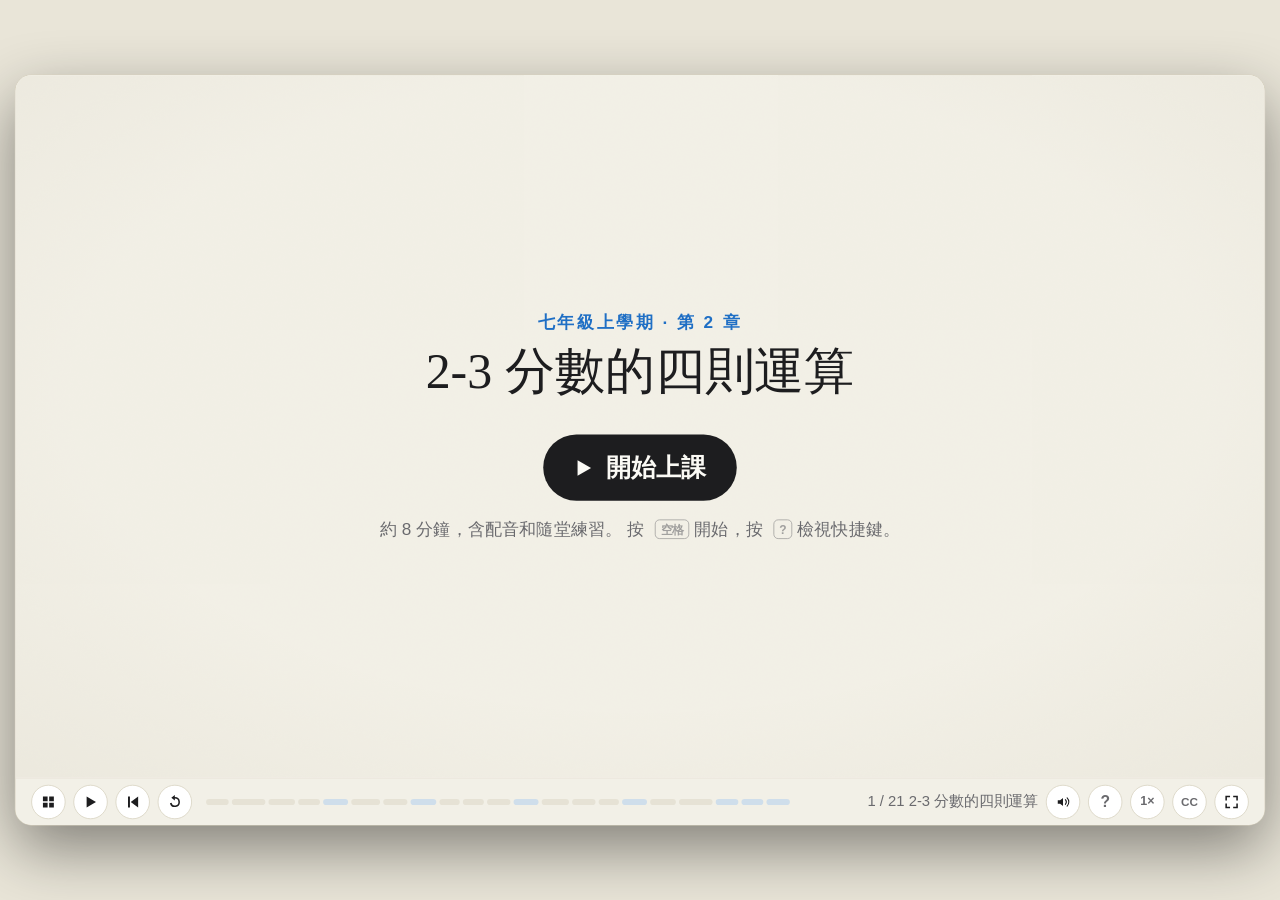
<file: ch07/index.html>
<!doctype html>
<html lang="zh-TW">
<head>
<meta charset="utf-8">
<meta name="viewport" content="width=device-width, initial-scale=1">
<title>2-3 分數的四則運算 — 國中數學七上</title>
<link rel="stylesheet" href="../lib/engine.css">
<link rel="expect" href="#bar" blocking="render"><!-- hold the first frame until the player exists, so the page transition can run -->
</head>
<body>
<script src="../lib/engine.js"></script>
<script src="audio/zh-TW/timings.js"></script>
<script>
'use strict';
// 2-3 分數的四則運算. Beat table and decisions: books/math7a/chapters/ch07.md.
const CHAPTER = { number: 7, title: '2-3 分數的四則運算', minutes: 8, language: 'zh-TW', next: '../ch08/' };
Object.assign(TRANSLATIONS.zh, { chapterNumber: '七年級上學期 · 第 2 章', chapterComplete: '2-3 完成' });

const PR = '#c0397a';    // primes (2-1)
const GC = '#1f6fc5';    // greatest common factor (2-2): used to reduce
const LC = '#2f8a4a';    // least common multiple (2-2): used for a common denominator
const SG = COL.task;     // signs: the rule that decides + or −
const FILL = '#f3d3e2';

/* ---------- chapter drawing helpers ---------- */
const word = (p, str, x, y, { size = 34, fill = COL.chalk, anchor = 'middle', weight = 500, o = 0 } = {}) =>
  T(p, str, { x, y, size, fill, anchor, weight, o });
const box = (p, x, y, w, h, { fill = 'none', stroke = SG, rx = 16, sw = 3 } = {}) => { const g = G(p, { o: 0 }); mk('rect', { x, y, width: w, height: h, rx, fill, stroke, 'stroke-width': sw }, g); return g; };
const fr = (n, d, neg) => neg ? ['−', F(n, d)] : [F(n, d)];
// card text: every a/b in the string becomes a stacked fraction (the book never shows a slash fraction)
const rt = str => str.split(/(−?\d+\/\d+)/).filter(Boolean).map(t => {
  const f = t.match(/^(−?)(\d+)\/(\d+)$/);
  return f ? $m(...(f[1] ? ['−'] : []), F(+f[2], +f[3])) : t;
});
// one line of maths laid out by hand: items [parts, x, colour?]; operator strings are set in the text font
const OPS = { '×': '×', '=': '=', '+': '+', '÷': '÷', '<': '<', '>': '>', '–': '−', '↔': '↔' };
// stacked fractions set their digits at about half the size, so lines are drawn 1.35× larger and spread 1.25× about the centre
const K = 1.25, SX = x => 800 + (x - 800) * K;
function eqLine2(p, items, y, size = 60) {
  const S = size * 1.35;
  return items.map(([t, x, fill]) => (typeof t === 'string' && OPS[t])
    ? T(p, OPS[t], { x: SX(x), y: y + 2, size: 54, fill: fill || COL.dim, anchor: 'middle', o: 0 })
    : M(p, [].concat(t), { x: SX(x), y: y + S * .3, size: S, fill: fill || COL.chalk, o: 0 }));
}
const showAll = (els, t0, step = .1) => els.forEach((e, i) => show(e, t0 + i * step, .4));
const pill = (p, str, x, y, color, { size = 34, w } = {}) => {
  const g = G(p, { o: 0 }), ww = w || str.length * size + 60;
  mk('rect', { x: x - ww / 2, y: y - size * .95, width: ww, height: size * 1.6, rx: size * .8, fill: color }, g);
  T(g, str, { x, y: y + size * .05, size, weight: 700, fill: '#fff', anchor: 'middle' });
  return g;
};
// a number line from v0 to v1 drawn between x0 and x1 at y
function numLine(p, v0, v1, x0, x1, y, ticks, t0) {
  const X = v => x0 + (v - v0) / (v1 - v0) * (x1 - x0);
  draw(path(p, `M${x0 - 30} ${y}H${x1 + 30}`, { stroke: COL.chalk, 'stroke-width': 3 }, { d: 0 }), t0, .7);
  show(path(p, `M${x1 + 18} ${y - 10}L${x1 + 34} ${y}L${x1 + 18} ${y + 10}`, { stroke: COL.chalk, 'stroke-width': 3, fill: 'none' }, { o: 0 }), t0 + .6, .2);
  ticks.forEach((v, i) => {
    show(path(p, `M${X(v)} ${y - 10}V${y + 10}`, { stroke: COL.chalk, 'stroke-width': 2.5 }, { o: 0 }), t0 + .3 + i * .05, .3);
    show(M(p, [v < 0 ? '−' + (-v) : String(v)], { x: X(v), y: y + 48, size: 32, fill: COL.dim, o: 0 }), t0 + .3 + i * .05, .3);
  });
  return X;
}
const dotAt = (p, x, y, color, t0) => { const d = mk('circle', { cx: 0, cy: 0, r: 10, fill: color }, G(p)); const g = d.parentNode; put(g, { x, y, o: 0, s: .4 }); pop(g, t0); return g; };

/* ---------- beats: [id, title, run(m, D), { ask }?] ---------- */
const BEATS = [
  ['intro', '2-3 分數的四則運算', (m, D) => {
    const g = G(scene, { o: 0, y: 24 });
    word(g, '七年級上學期 · 第 2 章', 800, 250, { size: 30, fill: COL.dim, o: 1 });
    word(g, '2-3 分數的四則運算', 800, 350, { size: 84, weight: 600, o: 1 });
    tw(g, { o: 1, y: 0 }, .2, 1.1, out);
    const L = G(scene);
    const X = numLine(L, -2, 2, 330, 1270, 600, [-2, -1, 0, 1, 2], m('pos', -.6));
    [[1, 2], [3, 4], [3, 2]].forEach(([n, d], i) => {
      dotAt(L, X(n / d), 600, COL.chalk, m('pos', .3 + i * .3));
      show(M(L, fr(n, d), { x: X(n / d), y: 535, size: 46, o: 0 }), m('pos', .4 + i * .3), .3);
    });
    [[1, 2], [3, 4], [3, 2]].forEach(([n, d], i) => {
      dotAt(L, X(-n / d), 600, SG, m('neg', .4 + i * .3));
      show(M(L, fr(n, d, true), { x: X(-n / d), y: 535, size: 46, fill: SG, o: 0 }), m('neg', .5 + i * .3), .3);
    });
    const q = word(scene, '規則一樣，只要管好正負號', 800, 760, { size: 38, fill: SG, weight: 700 });
    show(q, m('sub', 1.4), .5);
    [g, L, q].forEach(e => hide(e, D - .7, .6));
  }],

  ['equiv', '等值分數', (m, D) => {
    const p = panel(0);
    const X0 = 380, W = 720, H = 80;
    const bar = (y, parts, filled, t0) => {
      const g = G(p, { o: 0 });
      for (let i = 0; i < parts; i++) mk('rect', { x: X0 + i * W / parts, y, width: W / parts, height: H, fill: i < filled ? FILL : '#fff', stroke: COL.chalk, 'stroke-width': 2.5 }, g);
      show(g, t0, .5);
      return g;
    };
    bar(200, 3, 2, m('bar', .5)); show(M(p, fr(2, 3), { x: 1210, y: 268, size: 72, fill: PR, o: 0 }), m('bar', 3.4), .4);
    bar(340, 6, 4, m('x2')); show(M(p, fr(4, 6), { x: 1210, y: 408, size: 72, fill: PR, o: 0 }), m('x2', 3.4), .4);
    bar(480, 12, 8, m('x4')); show(M(p, fr(8, 12), { x: 1210, y: 548, size: 72, fill: PR, o: 0 }), m('x4', 1.5), .4);
    const edge = path(p, `M${X0 + W * 2 / 3} 180V580`, { stroke: PR, 'stroke-width': 3, 'stroke-dasharray': '8 8' }, { d: 0 });
    draw(edge, m('x2', 1.4), .6);
    show(word(p, '× 2', 1350, 345, { size: 30, fill: GC, weight: 700 }), m('x2', 1.6), .3);
    show(word(p, '× 2', 1350, 485, { size: 30, fill: GC, weight: 700 }), m('x4', .6), .3);
    draw(path(p, 'M1270 280Q1320 310 1270 340', { stroke: GC, 'stroke-width': 3, fill: 'none' }, { d: 0 }), m('x2', 1.4), .4);
    draw(path(p, 'M1270 420Q1320 450 1270 480', { stroke: GC, 'stroke-width': 3, fill: 'none' }, { d: 0 }), m('x4', .4), .4);
    show(pill(p, '擴分：分子分母同乘', 560, 700, GC, { size: 32 }), m('rule', .3), .5);
    show(pill(p, '約分：分子分母同除', 1060, 700, LC, { size: 32 }), m('rule', 2.5), .5);
    show(word(p, '分數的大小不變', 800, 800, { size: 32, fill: COL.dim, weight: 600 }), m('rule', 4.5), .5);
  }],

  ['simplest', '最簡分數', (m, D) => {
    const p = panel(0);
    const A = M(p, fr(18, 24), { x: 520, y: 470, size: 150, o: 0 });
    show(A, m('q'), .5);
    show(M(p, ['(18, 24) = 6'], { x: 800, y: 175, size: 52, fill: GC, o: 0 }), m('gcd', 1.6), .5);
    show(word(p, '最大公因數', 1020, 185, { size: 28, fill: GC, weight: 600, anchor: 'start' }), m('gcd', 2), .4);
    // numerator to numerator above, denominator to denominator below
    draw(path(p, 'M590 330Q800 240 1010 330', { stroke: GC, 'stroke-width': 3, fill: 'none' }, { d: 0 }), m('div', .2), .6);
    show(word(p, '÷ 6', 800, 250, { size: 34, fill: GC, weight: 700 }), m('div', .5), .3);
    draw(path(p, 'M590 560Q800 650 1010 560', { stroke: GC, 'stroke-width': 3, fill: 'none' }, { d: 0 }), m('div', .5), .6);
    show(word(p, '÷ 6', 800, 690, { size: 34, fill: GC, weight: 700 }), m('div', .8), .3);
    const B = M(p, fr(3, 4), { x: 1080, y: 470, size: 150, fill: PR, o: 0 });
    put(B, { s: .6, o: 0 }); pop(B, m('ans'));
    show(word(p, '=', 800, 465, { size: 80, fill: COL.dim }), m('ans', .1), .3);
    show(pill(p, '最簡分數：分子分母互質', 800, 760, PR, { size: 34 }), m('name', .4), .5);
  }],

  ['negForms', '負分數的寫法', (m, D) => {
    const p = panel(0);
    const R = eqLine2(p, [[fr(3, 4, true), 470, SG], ['=', 640], [[F('−3', 4)], 800], ['=', 960], [[F(3, '−4')], 1120]], 280, 76);
    show(R[0], m('a'), .4); show(R[1], m('b', -.2)); show(R[2], m('b'), .4); show(R[3], m('c', -.2)); show(R[4], m('c'), .4);
    const X = numLine(p, -1, 1, 400, 1200, 620, [-1, 0, 1], m('same', .2));
    dotAt(p, X(-.75), 620, SG, m('same', 1.2));
    show(M(p, fr(3, 4, true), { x: X(-.75), y: 560, size: 50, fill: SG, o: 0 }), m('same', 1.4), .3);
    show(box(p, SX(470) - 90, 170, 180, 230, { stroke: SG }), m('std', .3), .4);
    show(word(p, '負號寫在最前面', SX(470), 450, { size: 30, fill: SG, weight: 700 }), m('std', .6), .4);
  }],

  ['q1', '隨堂練習', () => {
    const p = panel(0);
    show(M(p, ['−', F(30, 42), ' = ?'], { x: 800, y: 400, size: 90, o: 0 }), .3, .5);
  }, { ask: done => quiz(BAND, [{
    id: 'c-reduce', prompt: ['把 ', $m('−', F(30, 42)), ' 化成最簡分數。'],
    build: blanks([{ parts: ['−', F(30, 42), ' = ', { box: '-5/7', lowest: true }],
      why: rt('(30, 42) = 6，分子分母同除以 6，得到 −5/7。'),
      hint: '先找 30 和 42 的最大公因數。' }]),
  }], done) }],

  ['compare', '比較大小', (m, D) => {
    const p = panel(0);
    const top = eqLine2(p, [[fr(3, 4), 640], [fr(5, 6), 960]], 230, 72);
    showAll(top, .3, .3);
    const qm = word(p, '?', 800, 250, { size: 64, fill: COL.dim, weight: 700 }); show(qm, .8, .3);
    show(M(p, ['[4, 6] = 12'], { x: 800, y: 395, size: 48, fill: LC, o: 0 }), m('lcm', 1.6), .5);
    show(word(p, '最小公倍數', 800, 445, { size: 26, fill: LC, weight: 600 }), m('lcm', 2), .4);
    const L = eqLine2(p, [[fr(3, 4), 420], ['=', 520], [fr(9, 12), 620, LC]], 590, 64);
    const R = eqLine2(p, [[fr(5, 6), 980], ['=', 1080], [fr(10, 12), 1190, LC]], 590, 64);
    showAll(L, m('conv', .2), .3); showAll(R, m('conv', 2.8), .3);
    const lt = word(p, '<', 800, 612, { size: 72, fill: SG, weight: 700 }); pop(lt, m('ans', 1.2)); put(lt, { s: .5, o: 0 });
    hide(qm, m('ans', 3.5), .2);
    const lt2 = word(p, '<', 800, 252, { size: 64, fill: SG, weight: 700 }); show(lt2, m('ans', 3.6), .3);
  }],

  ['compareNeg', '負分數比大小', (m, D) => {
    const p = panel(0);
    const X = numLine(p, -1, 0, 380, 1220, 420, [-1, 0], m('line', -.3));
    for (let k = 1; k < 12; k++) show(path(p, `M${X(-k / 12)} 413V427`, { stroke: COL.faint, 'stroke-width': 2 }, { o: 0 }), m('line', .2), .3);
    dotAt(p, X(-9 / 12), 420, GC, m('line', 1.2));
    show(M(p, fr(3, 4, true), { x: X(-9 / 12) + 18, y: 350, size: 50, fill: GC, o: 0 }), m('line', 1.3), .3);
    dotAt(p, X(-10 / 12), 420, SG, m('line', 2.4));
    show(M(p, fr(5, 6, true), { x: X(-10 / 12) - 18, y: 350, size: 50, fill: SG, o: 0 }), m('line', 2.5), .3);
    draw(path(p, `M${X(-10 / 12)} 470V490M${X(0)} 470V490M${X(-10 / 12)} 480H${X(0)}`, { stroke: SG, 'stroke-width': 2.5 }, { d: 0 }), m('left', 1.2), .6);
    show(word(p, '離 0 比較遠', (X(-10 / 12) + X(0)) / 2, 525, { size: 26, fill: SG, weight: 600 }), m('left', 1.6), .3);
    const r = eqLine2(p, [[fr(5, 6, true), 690, SG], ['<', 800, SG], [fr(3, 4, true), 910, GC]], 650, 64);
    showAll(r, m('left', 3), .2);
    show(pill(p, '負數：絕對值大的反而小', 800, 790, SG, { size: 32 }), m('rule', .6), .5);
  }],

  ['q2', '隨堂練習', () => {
    const p = panel(0);
    show(M(p, ['−', F(2, 3), '   ?   −', F(3, 5)], { x: 800, y: 400, size: 86, o: 0 }), .3, .5);
  }, { ask: done => quiz(BAND, [{
    id: 'c-cmpneg', prompt: ['哪一個比較大？'],
    build: choice([[$m('−', F(2, 3))], [$m('−', F(3, 5))], ['一樣大']], 1,
      rt('2/3 = 10/15、3/5 = 9/15，所以 |−2/3| 比較大；負數絕對值大的反而小，−3/5 比較大。'),
      [rt('通分後 2/3 = 10/15 比 3/5 = 9/15 大，但加上負號後，絕對值大的反而比較小。'), null, rt('通分後分子不同：10/15 和 9/15 不一樣大。')]),
  }], done) }],

  ['addSame', '同分母加減', (m, D) => {
    const p = panel(0);
    const A = eqLine2(p, [[fr(7, 9, true), 600], ['+', 720], [fr(4, 9), 830]], 240, 68);
    showAll(A, m('eq', .2), .5);
    const B = eqLine2(p, [['=', 520], [[F('(−7) + 4', 9)], 720]], 430, 68);
    showAll(B, m('num', .3), .4);
    show(word(p, '分母不變', 960, 470, { size: 28, fill: SG, weight: 600, anchor: 'start' }), m('num', .5), .3);
    show(word(p, '分子相加', 960, 410, { size: 28, fill: SG, weight: 600, anchor: 'start' }), m('num', 1.6), .3);
    const C = eqLine2(p, [['=', 520], [[F('−3', 9)], 640], ['=', 760], [fr(1, 3, true), 880, SG]], 620, 68);
    showAll(C.slice(0, 2), m('ans', .2), .3); showAll(C.slice(2), m('ans', 2.2), .3);
    show(word(p, '約分', 760, 700, { size: 26, fill: GC, weight: 600 }), m('ans', 2.2), .3);
  }],

  ['addDiff', '異分母加減', (m, D) => {
    const p = panel(0);
    const A = eqLine2(p, [[fr(5, 6, true), 600], ['+', 720], [fr(3, 8), 830]], 240, 68);
    showAll(A, m('eq', .2), .5);
    show(M(p, ['[6, 8] = 24'], { x: 1250, y: 255, size: 46, fill: LC, o: 0 }), m('lcm', .3), .5);
    show(word(p, '通分', 1250, 175, { size: 28, fill: LC, weight: 600 }), m('lcm', .3), .4);
    const B = eqLine2(p, [['=', 520], [fr(20, 24, true), 650, LC], ['+', 790], [fr(9, 24), 900, LC]], 430, 68);
    showAll(B, m('conv', .3), .5);
    const C = eqLine2(p, [['=', 520], [fr(11, 24, true), 650, SG]], 620, 68);
    showAll(C, m('ans', .3), .3);
    show(word(p, '(−20) + 9 = −11', 900, 630, { size: 30, fill: COL.dim, anchor: 'start' }), m('ans', .8), .4);
  }],

  ['sub', '減法變加法', (m, D) => {
    const p = panel(0);
    show(pill(p, '減去一個數＝加上它的相反數', 800, 160, SG, { size: 32 }), m('eq', .2), .5);
    const A = eqLine2(p, [[fr(2, 3), 560], ['–', 680], [['(', '−', F(1, 4), ')'], 820]], 330, 64);
    showAll(A, .3, .2);
    const B = eqLine2(p, [['=', 450], [fr(2, 3), 560], ['+', 680, SG], [fr(1, 4), 800, SG]], 500, 64);
    showAll(B, m('flip', 2.4), .4);
    draw(path(p, `M${SX(680)} 370Q${SX(680) + 12} 425 ${SX(680)} 475`, { stroke: SG, 'stroke-width': 3, fill: 'none' }, { d: 0 }), m('flip', 2.4), .4);
    const C = eqLine2(p, [['=', 450], [fr(8, 12), 560, LC], ['+', 680], [fr(3, 12), 800, LC], ['=', 920], [fr(11, 12), 1040, PR]], 670, 64);
    showAll(C.slice(0, 4), m('ans', .6), .5); showAll(C.slice(4), m('ans', 4.6), .3);
  }],

  ['q3', '隨堂練習', () => {
    const p = panel(0);
    show(M(p, ['(−', F(1, 2), ') + ', F(2, 3), ' = ?'], { x: 800, y: 400, size: 86, o: 0 }), .3, .5);
  }, { ask: done => quiz(BAND, [{
    id: 'c-add', prompt: ['計算，答案化成最簡分數。'],
    build: blanks([{ parts: ['(−', F(1, 2), ') + ', F(2, 3), ' = ', { box: '1/6' }],
      why: rt('[2, 3] = 6：−3/6 + 4/6 = 1/6。'), hint: '先通分：分母 2 和 3 的最小公倍數是多少？' }]),
  }], done) }],

  ['multiply', '分數乘法', (m, D) => {
    const p = panel(0);
    const A = eqLine2(p, [[['(', '−', F(4, 9), ')'], 640], ['×', 790], [fr(15, 8), 900]], 220, 66);
    showAll(A, m('eq', .2), .5);
    show(pill(p, '一負一正 → 負', 1260, 230, SG, { size: 30 }), m('sign', 1.2), .4);
    // the product over one bar, laid out by hand so single numbers can be struck out
    const Y = 470, S = 64, x0 = 640;
    const eq = word(p, '=', 470, Y + 20, { size: 56, fill: COL.dim }); show(eq, m('sign', 2.6), .3);
    const minus = word(p, '−', 545, Y + 20, { size: 60, fill: SG, weight: 600 }); show(minus, m('sign', 2.8), .3);
    const n4 = nmT(p, '4', x0, Y - 50, S), nx = word(p, '×', x0 + 75, Y - 40, { size: 50, fill: COL.dim }), n15 = nmT(p, '15', x0 + 160, Y - 50, S);
    const d9 = nmT(p, '9', x0, Y + 75, S), dx = word(p, '×', x0 + 75, Y + 85, { size: 50, fill: COL.dim }), d8 = nmT(p, '8', x0 + 160, Y + 75, S);
    const barL = path(p, `M${x0 - 50} ${Y + 8}H${x0 + 220}`, { stroke: COL.chalk, 'stroke-width': 3.5 }, { d: 0 });
    [n4, nx, n15, d9, dx, d8].forEach((e, i) => show(e, m('cancel', -.6 + i * .05), .3)); draw(barL, m('cancel', -.6), .4);
    const strike = (x, y, t0, color) => draw(path(p, `M${x - 26} ${y + 22}L${x + 26} ${y - 30}`, { stroke: color, 'stroke-width': 4 }, { d: 0 }), t0, .3);
    const small = (str, x, y, t0, color) => show(word(p, str, x, y, { size: 34, fill: color, weight: 700 }), t0, .3);
    strike(x0, Y - 60, m('cancel', .3), GC); strike(x0 + 160, Y + 65, m('cancel', .5), GC);
    small('1', x0 + 30, Y - 105, m('cancel', .6), GC); small('2', x0 + 190, Y + 145, m('cancel', .8), GC);
    strike(x0 + 160, Y - 60, m('cancel', 2.4), LC); strike(x0, Y + 65, m('cancel', 2.6), LC);
    small('5', x0 + 195, Y - 105, m('cancel', 2.7), LC); small('3', x0 + 30, Y + 145, m('cancel', 2.9), LC);
    const C = eqLine2(p, [['=', 970], [fr(5, 6, true), 1100, SG]], Y + 10, 72);
    showAll(C, m('ans', 2.4), .3);
  }],

  ['reciprocal', '倒數', (m, D) => {
    const p = panel(0);
    show(pill(p, '倒數：分子分母對調', 800, 160, GC, { size: 32 }), m('def', .2), .5);
    const row = (a, b, y, t0) => {
      const R = eqLine2(p, [[a, 560], ['↔', 800, GC], [b, 1040]], y, 64);
      showAll(R, t0, .5);
      return R;
    };
    row(fr(3, 5), fr(5, 3), 320, m('ex1', .3));
    row(['−2'], fr(1, 2, true), 480, m('ex2', .3));
    const P1 = eqLine2(p, [[fr(3, 5), 560], ['×', 660], [fr(5, 3), 760], ['=', 860], ['1', 950, GC]], 640, 58);
    showAll(P1, m('one', .3), .15);
    const z = word(p, '0 沒有倒數 ✗', 1150, 655, { size: 34, fill: COL.bad, weight: 700, anchor: 'start' });
    show(z, m('zero', .3), .4);
  }],

  ['divide', '分數除法', (m, D) => {
    const p = panel(0);
    show(pill(p, '除以一個數＝乘以它的倒數', 800, 160, GC, { size: 32 }), m('rule', .2), .5);
    const A = eqLine2(p, [[['(', '−', F(5, 6), ')'], 560], ['÷', 720], [['(', '−', F(10, 9), ')'], 880]], 330, 64);
    showAll(A, m('eq', .3), .6);
    const B = eqLine2(p, [['=', 430], [['(', '−', F(5, 6), ')'], 560], ['×', 720, GC], [['(', '−', F(9, 10), ')'], 880, GC]], 500, 64);
    showAll(B, m('flip', .3), .3);
    show(pill(p, '負 × 負 → 正', 1250, 510, SG, { size: 30 }), m('sign', .3), .4);
    const C = eqLine2(p, [['=', 430], [fr(3, 4), 560, PR]], 670, 64);
    showAll(C, m('ans', .8), .3);
    show(M(p, ['= ', F('5 × 9', '6 × 10'), ' = ', F(45, 60)], { x: 640, y: 700, size: 60, fill: COL.dim, anchor: 'start', o: 0 }), m('ans', 1.2), .4);
  }],

  ['q4', '隨堂練習', () => {
    const p = panel(0);
    show(M(p, ['(−', F(3, 4), ') ÷ ', F(9, 8), ' = ?'], { x: 800, y: 400, size: 86, o: 0 }), .3, .5);
  }, { ask: done => quiz(BAND, [{
    id: 'c-div', prompt: ['計算，答案化成最簡分數。'],
    build: blanks([{ parts: ['(−', F(3, 4), ') ÷ ', F(9, 8), ' = ', { box: '-2/3' }],
      why: rt('÷ 9/8 = × 8/9：(−3/4) × 8/9 = −24/36 = −2/3。'), hint: rt('除以 9/8，等於乘以它的倒數 8/9。') }]),
  }], done) }],

  ['mixed', '四則混合', (m, D) => {
    const p = panel(0);
    const NEG = ['(', '−', F(3, 4), ')'];
    const A = eqLine2(p, [[NEG, 330], ['×', 450], [fr(5, 7), 540], ['+', 650], [NEG, 770], ['×', 890], [fr(2, 7), 980]], 230, 58);
    showAll(A, m('eq', .3), .45);
    [330, 770].forEach((x, k) => show(box(p, SX(x) - 100, 150, 200, 170, { stroke: SG }), m('common', .6 + k * .3), .3));
    const B = eqLine2(p, [['=', 250], [NEG, 370, SG], ['×', 490], [['(', F(5, 7), ' + ', F(2, 7), ')'], 680]], 420, 58);
    showAll(B, m('dist', .3), .3);
    show(word(p, '分配律', 1150, 435, { size: 30, fill: SG, weight: 700, anchor: 'start' }), m('dist', .6), .3);
    const C = eqLine2(p, [['=', 250], [NEG, 370, SG], ['×', 490], ['1', 570, GC]], 600, 58);
    showAll(C, m('sum', 2.4), .3);
    const Dd = eqLine2(p, [['=', 250], [fr(3, 4, true), 370, PR]], 760, 58);
    showAll(Dd, m('ans', .5), .3);
  }],

  ['wrap', '重點整理', (m) => {
    const p = panel(0);
    const items = [
      ['約分用最大公因數，通分用最小公倍數', 'w1', [F(18, 24), ' = ', F(3, 4), '      [6, 8] = 24'], GC],
      ['加減：先通分；減去一個數＝加上它的相反數', 'w2', [F(2, 3), ' − (−', F(1, 4), ') = ', F(2, 3), ' + ', F(1, 4)], LC],
      ['乘除：先定正負號；除以一個數＝乘以它的倒數', 'w3', '能約分就先約分', SG],
    ];
    items.forEach(([str, mark, ex, color], i) => {
      const g = G(p, { x: -16, y: 190 + i * 210, o: 0 });
      mk('circle', { cx: 180, cy: -12, r: 26, fill: color }, g);
      T(g, String(i + 1), { x: 180, y: -1, size: 30, fill: '#fff', weight: 700, anchor: 'middle' });
      T(g, str, { x: 240, size: 36, weight: 600 });
      if (typeof ex === 'string') T(g, ex, { x: 240, y: 58, size: 32, fill: color, weight: 600 });
      else M(g, ex, { x: 240, y: 82, size: 52, fill: color, anchor: 'start' });
      tw(g, { o: 1, x: 0 }, m(mark), .6);
    });
  }],

  ['final1', '本節練習', () => { panel(0); }, { ask: done => quiz(SCREEN, [{
    id: 'p-calc', prompt: ['計算下面兩題，答案化成最簡分數。'],
    build: blanks([
      { parts: [F(5, 6), ' − ', F(3, 4), ' = ', { box: '1/12' }], why: rt('[6, 4] = 12：10/12 − 9/12 = 1/12。'), hint: '先通分。' },
      { parts: ['(−', F(2, 3), ') × (−', F(9, 4), ') = ', { box: '3/2' }], why: rt('負 × 負 → 正；先約分：(2/3) × (9/4) = 3/2。'), hint: '先定正負號，再約分。' },
    ]),
  }], done, '本節練習 · 第 1 組，共 2 組') }],

  ['final2', '本節練習', () => { panel(0); }, { ask: done => quiz(SCREEN, [{
    id: 'p-order', prompt: ['計算 ', $m('(−', F(1, 2), ') ÷ ', F(1, 3), ' × 3'), '。乘除混合時由左往右算。'],
    build: choice([[$m('−', F(1, 2))], [$m('−', F(9, 2))], [$m('−', F(1, 18))], [$m(F(9, 2))]], 1,
      rt('由左往右：(−1/2) ÷ 1/3 = (−1/2) × 3 = −3/2，再 × 3 = −9/2。'),
      [rt('先算了 1/3 × 3 = 1。乘除混合要由左往右算，不能先算後面。'), null, rt('把「÷ 1/3」當成「× 1/3」了：除以 1/3 要乘以倒數 3。'), '數值對了，但只有一個負數，答案應該是負的。']),
  }], done, '本節練習 · 第 2 組，共 2 組') }],

  ['finish', '完成', () => { panel(0); }, { ask: finishCard }],
].map(([id, title, run, extra]) => ({ id, title, run, ...extra }));

function nmT(p, str, x, y, size) { return M(p, [str], { x, y: y + size * .34, size, o: 0 }); }

boot();
</script>
</body>
</html>
</file>
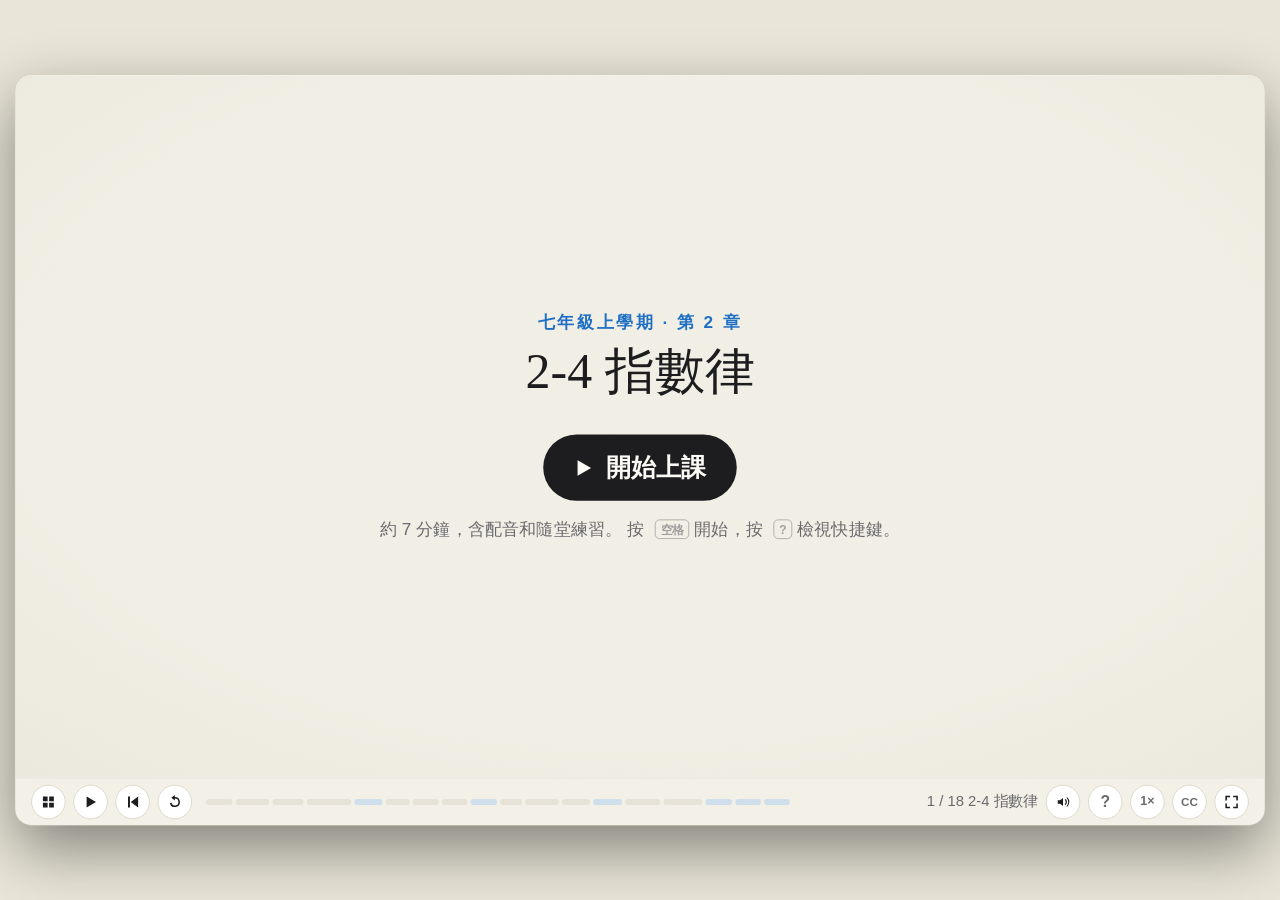
<file: ch08/index.html>
<!doctype html>
<html lang="zh-TW">
<head>
<meta charset="utf-8">
<meta name="viewport" content="width=device-width, initial-scale=1">
<title>2-4 指數律 — 國中數學七上</title>
<link rel="stylesheet" href="../lib/engine.css">
<link rel="expect" href="#bar" blocking="render"><!-- hold the first frame until the player exists, so the page transition can run -->
</head>
<body>
<script src="../lib/engine.js"></script>
<script src="audio/zh-TW/timings.js"></script>
<script>
'use strict';
// 2-4 指數律. Beat table and decisions: books/math7a/chapters/ch08.md.
const CHAPTER = { number: 8, title: '2-4 指數律', minutes: 7, language: 'zh-TW', next: '../ch09/' };
Object.assign(TRANSLATIONS.zh, { chapterNumber: '七年級上學期 · 第 2 章', chapterComplete: '2-4 完成' });

const PR = '#c0397a';    // primes (2-1)
const GC = '#1f6fc5';    // greatest common factor (2-2): used to reduce
const LC = '#2f8a4a';    // least common multiple (2-2): used for a common denominator
const SG = COL.task;     // signs: the rule that decides + or −
const FILL = '#f3d3e2';

/* ---------- chapter drawing helpers ---------- */
const word = (p, str, x, y, { size = 34, fill = COL.chalk, anchor = 'middle', weight = 500, o = 0 } = {}) =>
  T(p, str, { x, y, size, fill, anchor, weight, o });
const box = (p, x, y, w, h, { fill = 'none', stroke = SG, rx = 16, sw = 3 } = {}) => { const g = G(p, { o: 0 }); mk('rect', { x, y, width: w, height: h, rx, fill, stroke, 'stroke-width': sw }, g); return g; };
const fr = (n, d, neg) => neg ? ['−', F(n, d)] : [F(n, d)];
// card text: every a/b in the string becomes a stacked fraction (the book never shows a slash fraction)
const rt = str => str.split(/(−?\d+\/\d+)/).filter(Boolean).map(t => {
  const f = t.match(/^(−?)(\d+)\/(\d+)$/);
  return f ? $m(...(f[1] ? ['−'] : []), F(+f[2], +f[3])) : t;
});
// one line of maths laid out by hand: items [parts, x, colour?]; operator strings are set in the text font
const OPS = { '×': '×', '=': '=', '+': '+', '÷': '÷', '<': '<', '>': '>', '–': '−', '↔': '↔' };
// stacked fractions set their digits at about half the size, so lines are drawn 1.35× larger and spread 1.25× about the centre
const K = 1.25, SX = x => 800 + (x - 800) * K;
function eqLine2(p, items, y, size = 60) {
  const S = size * 1.35;
  return items.map(([t, x, fill]) => (typeof t === 'string' && OPS[t])
    ? T(p, OPS[t], { x: SX(x), y: y + 2, size: 54, fill: fill || COL.dim, anchor: 'middle', o: 0 })
    : M(p, [].concat(t), { x: SX(x), y: y + S * .3, size: S, fill: fill || COL.chalk, o: 0 }));
}
const showAll = (els, t0, step = .1) => els.forEach((e, i) => show(e, t0 + i * step, .4));
const pill = (p, str, x, y, color, { size = 34, w } = {}) => {
  const g = G(p, { o: 0 }), ww = w || str.length * size + 60;
  mk('rect', { x: x - ww / 2, y: y - size * .95, width: ww, height: size * 1.6, rx: size * .8, fill: color }, g);
  T(g, str, { x, y: y + size * .05, size, weight: 700, fill: '#fff', anchor: 'middle' });
  return g;
};
// a number line from v0 to v1 drawn between x0 and x1 at y
function numLine(p, v0, v1, x0, x1, y, ticks, t0) {
  const X = v => x0 + (v - v0) / (v1 - v0) * (x1 - x0);
  draw(path(p, `M${x0 - 30} ${y}H${x1 + 30}`, { stroke: COL.chalk, 'stroke-width': 3 }, { d: 0 }), t0, .7);
  show(path(p, `M${x1 + 18} ${y - 10}L${x1 + 34} ${y}L${x1 + 18} ${y + 10}`, { stroke: COL.chalk, 'stroke-width': 3, fill: 'none' }, { o: 0 }), t0 + .6, .2);
  ticks.forEach((v, i) => {
    show(path(p, `M${X(v)} ${y - 10}V${y + 10}`, { stroke: COL.chalk, 'stroke-width': 2.5 }, { o: 0 }), t0 + .3 + i * .05, .3);
    show(M(p, [v < 0 ? '−' + (-v) : String(v)], { x: X(v), y: y + 48, size: 32, fill: COL.dim, o: 0 }), t0 + .3 + i * .05, .3);
  });
  return X;
}
const dotAt = (p, x, y, color, t0) => { const d = mk('circle', { cx: 0, cy: 0, r: 10, fill: color }, G(p)); const g = d.parentNode; put(g, { x, y, o: 0, s: .4 }); pop(g, t0); return g; };

// a law in a box: the formula and, under it, the words
function ruleBox(p, parts, label, y, color, t0, w = 760) {
  const g = G(p, { o: 0, y: 14 });
  mk('rect', { x: 800 - w / 2, y: y - 70, width: w, height: 150, rx: 22, fill: '#fff', stroke: color, 'stroke-width': 3 }, g);
  M(g, parts, { x: 800, y: y + 4, size: 56, fill: color });
  T(g, label, { x: 800, y: y + 58, size: 30, weight: 700, fill: color, anchor: 'middle' });
  tw(g, { o: 1, y: 0 }, t0, .6, out);
  return g;
}
const sq = (p, str, x, y, color = COL.chalk, size = 44) => chip(p, [str], color, { x, y, o: 0, s: .6, size });

/* ---------- beats: [id, title, run(m, D), { ask }?] ---------- */
const POW = (base, n, neg) => neg ? ['(', '−', base, ')', E(n)] : (base.f ? ['(', base, ')', E(n)] : [String(base), E(n)]);
const BEATS = [
  ['intro', '2-4 指數律', (m, D) => {
    const g = G(scene, { o: 0, y: 24 });
    word(g, '七年級上學期 · 第 2 章', 800, 250, { size: 30, fill: COL.dim, o: 1 });
    word(g, '2-4 指數律', 800, 350, { size: 90, weight: 600, o: 1 });
    tw(g, { o: 1, y: 0 }, .2, 1.1, out);
    const row = [];
    for (let k = 0; k < 19; k++) {
      const e = k % 2 ? word(scene, '×', 350 + k * 50, 575, { size: 40, fill: COL.dim }) : M(scene, ['2'], { x: 350 + k * 50, y: 585, size: 52, o: 0 });
      show(e, m('long', .3 + k * .07), .3); row.push(e);
      tw(e, { o: 0 }, m('short', -.2 + k * .01), .4);
    }
    const br = path(scene, 'M340 625Q340 645 360 645H1240Q1260 645 1260 625', { stroke: SG, 'stroke-width': 3, fill: 'none' }, { d: 0 });
    draw(br, m('long', 1.8), .6);
    const lab = word(scene, '10 個 2', 800, 690, { size: 32, fill: SG, weight: 700 }); show(lab, m('long', 2.2), .4);
    hide(br, m('short', -.2), .3); hide(lab, m('short', -.2), .3);
    const p10 = M(scene, ['2', E(10)], { x: 800, y: 640, size: 150, fill: PR, o: 0, s: .5 });
    pop(p10, m('short', .3));
    const q = pill(scene, '找出次方相乘、相除的規律', 800, 790, SG, { size: 32 });
    show(q, m('sub', 1), .5);
    [g, p10, q].forEach(e => hide(e, D - .7, .6));
  }],

  ['fracPow', '分數的乘方', (m, D) => {
    const p = panel(0);
    const A = eqLine2(p, [[POW(F(2, 3), 3), 470], ['=', 600], [[F(2, 3)], 690], ['×', 770], [[F(2, 3)], 850], ['×', 930], [[F(2, 3)], 1010]], 200, 60);
    show(A[0], m('eq', .2), .4); A.slice(1).forEach((e, i) => show(e, m('eq', 1.6 + i * .15), .4));
    const B = eqLine2(p, [['=', 600], [[F('2 × 2 × 2', '3 × 3 × 3')], 760]], 370, 60);
    showAll(B, m('split', .3), .3);
    const C = eqLine2(p, [['=', 600], [[F('2³', '3³')], 700, PR], ['=', 820], [[F(8, 27)], 920, PR]], 540, 60);
    showAll(C.slice(0, 2), m('pow', .3), .3); showAll(C.slice(2), m('ans', .3), .3);
    show(pill(p, '分數的乘方：分子、分母各自乘方', 800, 720, PR, { size: 32 }), m('rule', .3), .5);
  }],

  ['signPow', '負數的乘方', (m, D) => {
    const p = panel(0);
    const half = ['(−', F(1, 2), ')'];
    const A = eqLine2(p, [[POW(F(1, 2), 2, true), 400], ['=', 500], [[...half, ' × ', ...half], 690], ['=', 880], [['+', F(1, 4)], 960, GC]], 240, 50);
    showAll(A, m('two', .3), .35);
    const B = eqLine2(p, [[POW(F(1, 2), 3, true), 400], ['=', 500], [[...half, ' × ', ...half, ' × ', ...half], 750], ['=', 1000], [['−', F(1, 8)], 1080, SG]], 450, 50);
    showAll(B, m('three', .3), .45);
    show(pill(p, '偶數次方 → 正', 560, 680, GC, { size: 32 }), m('rule', 1.2), .4);
    show(pill(p, '奇數次方 → 負', 1040, 680, SG, { size: 32 }), m('rule', 3.2), .4);
  }],

  ['compare', '乘方比大小', (m, D) => {
    const p = panel(0);
    const L = [[F(3, 4), .75], [F(9, 16), 9 / 16], [F(27, 64), 27 / 64]];
    L.forEach(([f, v], i) => {
      const y = 280 + i * 130, t0 = m('small', 2.6 + i * 1.3);
      show(M(p, POW(F(3, 4), i + 1), { x: 270, y: y + 18, size: 58, anchor: 'end', o: 0 }), t0, .3);
      const bar = mk('rect', { x: 300, y: y - 28, width: 1, height: 56, rx: 6, fill: '#f3d3e2', stroke: PR, 'stroke-width': 2 }, G(p));
      prog(q => bar.setAttribute('width', Math.max(1, 400 * v * q)), t0, .6, out);
      show(M(p, [f], { x: 330 + 400 * v, y: y + 16, size: 54, fill: PR, anchor: 'start', o: 0 }), t0 + .5, .3);
    });
    const R = ['1.5', '2.25', '3.375'];
    R.forEach((str, i) => {
      const y = 280 + i * 130, v = parseFloat(str), t0 = m('big', 2.0 + i * 1.1);
      show(M(p, ['1.5', E(i + 1)], { x: 990, y: y + 16, size: 48, anchor: 'end', o: 0 }), t0, .3);
      const bar = mk('rect', { x: 1010, y: y - 28, width: 1, height: 56, rx: 6, fill: '#dbe8f7', stroke: GC, 'stroke-width': 2 }, G(p));
      prog(q => bar.setAttribute('width', Math.max(1, 108 * v * q)), t0, .6, out);
      show(M(p, [str], { x: 1030 + 108 * v, y: y + 16, size: 44, fill: GC, anchor: 'start', o: 0 }), t0 + .5, .3);
    });
    show(word(p, '小於 1：愈乘愈小', 470, 190, { size: 32, fill: PR, weight: 700 }), m('small', 1), .4);
    show(word(p, '大於 1：愈乘愈大', 1200, 190, { size: 32, fill: GC, weight: 700 }), m('big', 1), .4);
    show(pill(p, '正數 a：a < 1 次方愈大愈小；a > 1 次方愈大愈大', 800, 760, SG, { size: 30, w: 960 }), m('rule', .5), .5);
  }],

  ['q1', '隨堂練習', () => {
    const p = panel(0);
    show(M(p, ['(−', F(2, 3), ')', E(3), ' = ?'], { x: 800, y: 420, size: 120, o: 0 }), .3, .5);
  }, { ask: done => quiz(BAND, [{
    id: 'c-fracpow', prompt: ['計算，答案化成最簡分數。'],
    build: blanks([{ parts: ['(−', F(2, 3), ')', E(3), ' = ', { box: '-8/27' }],
      why: rt('三個負數相乘是負的；分子 2³ = 8、分母 3³ = 27，所以是 −8/27。'), hint: '奇數次方是正還是負？分子、分母各自乘方。' }]),
  }], done) }],

  ['order', '含乘方的運算', (m, D) => {
    const p = panel(0);
    show(pill(p, '先算乘方', 1270, 150, SG, { size: 32 }), m('first', .2), .4);
    const A = eqLine2(p, [[POW(F(1, 2), 2, true), 520, SG], ['×', 640], ['8', 700], ['–', 770], ['3', 840]], 220, 56);
    showAll(A, m('eq', .3), .4);
    const B = eqLine2(p, [['=', 420], [[F(1, 4)], 520, SG], ['×', 640], ['8', 700], ['–', 770], ['3', 840]], 380, 56);
    showAll(B, m('pow', 2.5), .15);
    const C = eqLine2(p, [['=', 420], ['2', 520, GC], ['–', 600], ['3', 680]], 530, 56);
    showAll(C, m('mul', .6), .15);
    const Dd = eqLine2(p, [['=', 420], ['−1', 520, PR]], 670, 56);
    showAll(Dd, m('ans', .6), .3);
  }],

  ['mult', '同底數相乘', (m, D) => {
    const p = panel(0);
    const A = eqLine2(p, [[['3', E(2)], 640], ['×', 760], [['3', E(4)], 880]], 190, 56);
    showAll(A, m('eq', .3), .4);
    const X = [460, 540, 700, 780, 860, 940];
    const C = X.map((x, i) => sq(p, '3', x, 360, i < 2 ? GC : LC));
    C.forEach((c, i) => pop(c, m('expand', (i < 2 ? .6 : 1.4) + i * .15)));
    show(word(p, '×', 620, 375, { size: 40, fill: COL.dim }), m('expand', 1.2), .3);
    show(word(p, '2 個', 500, 440, { size: 28, fill: GC, weight: 700 }), m('expand', .9), .3);
    show(word(p, '4 個', 820, 440, { size: 28, fill: LC, weight: 700 }), m('expand', 2.2), .3);
    show(box(p, 410, 310, 580, 100, { stroke: PR, rx: 50 }), m('count'), .4);
    show(word(p, '一共 6 個 3', 1150, 375, { size: 34, fill: PR, weight: 700 }), m('count', .3), .4);
    const B = eqLine2(p, [['=', 560], [['3', E('2 + 4')], 690], ['=', 830], [['3', E(6)], 940, PR]], 560, 56);
    showAll(B.slice(0, 2), m('count', .8), .3); showAll(B.slice(2), m('ans', .3), .3);
    ruleBox(p, ['a', E('m'), ' × a', E('n'), ' = a', E('m + n')], '同底數相乘，指數相加', 730, PR, m('rule', .3));
  }],

  ['div', '同底數相除', (m, D) => {
    const p = panel(0);
    const A = eqLine2(p, [[['2', E(5)], 640], ['÷', 760], [['2', E(2)], 880]], 180, 56);
    showAll(A, m('eq', .3), .4);
    const top = [0, 1, 2, 3, 4].map(i => sq(p, '2', 560 + i * 80, 320));
    const bot = [0, 1].map(i => sq(p, '2', 560 + i * 80, 440));
    top.forEach((c, i) => pop(c, m('frac', 1.4 + i * .12)));
    draw(path(p, 'M510 380H930', { stroke: COL.chalk, 'stroke-width': 3.5 }, { d: 0 }), m('frac', 1.2), .4);
    bot.forEach((c, i) => pop(c, m('frac', 3.0 + i * .15)));
    [[560, 320], [640, 320], [560, 440], [640, 440]].forEach(([x, y], i) =>
      draw(path(p, `M${x - 28} ${y + 28}L${x + 28} ${y - 28}`, { stroke: GC, 'stroke-width': 4 }, { d: 0 }), m('cancel', .2 + i * .15), .3));
    show(box(p, 680, 285, 280, 70, { stroke: PR, rx: 35 }), m('ans', .2), .4);
    show(word(p, '剩下 3 個 2', 1150, 335, { size: 34, fill: PR, weight: 700 }), m('ans', .4), .4);
    const B = eqLine2(p, [['=', 560], [['2', E('5 − 2')], 690], ['=', 830], [['2', E(3)], 940, PR]], 580, 56);
    showAll(B, m('ans', 1), .3);
    ruleBox(p, ['a', E('m'), ' ÷ a', E('n'), ' = a', E('m − n')], '同底數相除，指數相減', 750, PR, m('rule', .3));
  }],

  ['q2', '隨堂練習', () => {
    const p = panel(0);
    show(M(p, ['5', E(3), ' × 5', E(4), ' = 5', E('n')], { x: 800, y: 280, size: 80, o: 0 }), .3, .5);
    show(M(p, ['7', E(6), ' ÷ 7', E(2), ' = 7', E('k')], { x: 800, y: 470, size: 80, o: 0 }), .6, .5);
  }, { ask: done => quiz(BAND, [{
    id: 'c-laws', prompt: ['用指數律求 n 和 k。'],
    build: blanks([
      { parts: ['5', E(3), ' × 5', E(4), ' = 5', E('n'), '      n = ', { box: '7' }], why: '同底數相乘，指數相加：3 + 4 = 7。', hint: '相乘時，指數要相加還是相乘？' },
      { parts: ['7', E(6), ' ÷ 7', E(2), ' = 7', E('k'), '      k = ', { box: '4' }], why: '同底數相除，指數相減：6 − 2 = 4。', hint: '相除時，指數相減。' },
    ]),
  }], done) }],

  ['powPow', '乘方的乘方', (m, D) => {
    const p = panel(0);
    const A = eqLine2(p, [[['(2', E(3), ')', E(2)], 640]], 200, 60);
    showAll(A, m('eq', .3));
    const B = eqLine2(p, [['=', 500], [['2', E(3)], 610], ['×', 710], [['2', E(3)], 810]], 380, 60);
    showAll(B, m('expand', .3), .25);
    const C = eqLine2(p, [['=', 500], [['2', E('3 + 3')], 640], ['=', 780], [['2', E(6)], 880, PR]], 560, 60);
    showAll(C.slice(0, 2), m('add', .3), .3); showAll(C.slice(2), m('ans', .3), .3);
    show(word(p, '3 × 2 = 6', 1150, 580, { size: 34, fill: SG, weight: 700 }), m('rule', .3), .4);
    ruleBox(p, ['(a', E('m'), ')', E('n'), ' = a', E('m × n')], '乘方的乘方，指數相乘', 750, PR, m('rule', .5));
  }],

  ['prodPow', '乘積的乘方', (m, D) => {
    const p = panel(0);
    const A = eqLine2(p, [[['(2 × 5)', E(3)], 600]], 180, 56);
    showAll(A, m('eq', .3));
    const B = eqLine2(p, [['=', 460], [['(2 × 5) × (2 × 5) × (2 × 5)'], 830]], 320, 56);
    showAll(B, m('expand', .3), .3);
    const C = eqLine2(p, [['=', 460], [['2 × 2 × 2'], 610, GC], ['×', 760], [['5 × 5 × 5'], 910, LC]], 460, 56);
    showAll(C, m('group', .3), .3);
    const Dd = eqLine2(p, [['=', 460], [['2', E(3)], 560, GC], ['×', 640], [['5', E(3)], 720, LC], ['=', 800], ['8', 870], ['×', 930], ['125', 1000], ['=', 1080], [['10', E(3)], 1160, PR]], 600, 56);
    showAll(Dd.slice(0, 4), m('ans', .3), .3); showAll(Dd.slice(4), m('check', .3), .3);
    ruleBox(p, ['(a × b)', E('m'), ' = a', E('m'), ' × b', E('m')], '乘積的乘方：各自乘方再相乘', 770, PR, m('rule', .5));
  }],

  ['zero', '0 次方', (m, D) => {
    const p = panel(0);
    const A = eqLine2(p, [[['7', E(3), ' ÷ 7', E(3)], 620], ['=', 780], ['1', 860, GC]], 230, 60);
    show(A[0], m('eq', .3), .4); showAll(A.slice(1), m('one', 1.5), .3);
    show(word(p, '自己除以自己', 1100, 245, { size: 30, fill: GC, weight: 700, anchor: 'start' }), m('one', .3), .4);
    const B = eqLine2(p, [[['7', E(3), ' ÷ 7', E(3)], 620], ['=', 780], [['7', E('3 − 3')], 890], ['=', 1010], [['7', E(0)], 1100, SG]], 410, 60);
    showAll(B, m('law', .3), .3);
    show(word(p, '指數律', 1300, 425, { size: 30, fill: SG, weight: 700, anchor: 'start' }), m('law', .6), .4);
    ruleBox(p, ['a', E(0), ' = 1    (a ≠ 0)'], '不是 0 的數，0 次方等於 1', 620, SG, m('rule', 1.2), 680);
  }],

  ['q3', '隨堂練習', () => {
    const p = panel(0);
    show(M(p, ['(3', E(2), ')', E(4), ' = 3', E('n')], { x: 800, y: 280, size: 80, o: 0 }), .3, .5);
    show(M(p, ['4', E(3), ' × 25', E(3), ' = ?'], { x: 800, y: 470, size: 80, o: 0 }), .6, .5);
  }, { ask: done => quiz(BAND, [{
    id: 'c-laws2', prompt: ['善用指數律計算。'],
    build: blanks([
      { parts: ['(3', E(2), ')', E(4), ' = 3', E('n'), '      n = ', { box: '8' }], why: '乘方的乘方，指數相乘：2 × 4 = 8。', hint: '乘方的乘方，指數要相乘。' },
      { parts: ['4', E(3), ' × 25', E(3), ' = ', { box: '1000000' }], why: '4³ × 25³ = (4 × 25)³ = 100³ = 1000000。', hint: '指數相同時，可以先把底數相乘：4 × 25 = 100。' },
    ]),
  }], done) }],

  ['apply', '綜合練習', (m, D) => {
    const p = panel(0);
    const A = eqLine2(p, [[['(3', E(2), ' × 2)', E(3), ' ÷ 2', E(3)], 720]], 200, 58);
    showAll(A, m('eq', .3));
    const B = eqLine2(p, [['=', 420], [['3', E(6)], 520, PR], ['×', 610], [['2', E(3)], 690, GC], ['÷', 770], [['2', E(3)], 850, GC]], 370, 58);
    showAll(B, m('expand', .8), .3);
    const C = eqLine2(p, [['=', 420], [['3', E(6)], 520, PR], ['×', 610], [['2', E(0)], 690, GC]], 530, 58);
    showAll(C, m('cancel', .8), .3);
    show(word(p, '= 1', 760, 600, { size: 32, fill: GC, weight: 700 }), m('cancel', 4), .3);
    const Dd = eqLine2(p, [['=', 420], [['3', E(6)], 520, PR], ['=', 620], ['729', 720, PR]], 690, 58);
    showAll(Dd, m('ans', .5), .4);
  }],

  ['wrap', '重點整理', (m) => {
    const p = panel(0);
    const items = [
      ['分數的乘方：分子分母各自乘方；負數偶數次方正、奇數次方負', 'w1', ['(', F(2, 3), ')', E(3), ' = ', F('2³', '3³'), '        (−', F(1, 2), ')', E(3), ' = −', F(1, 8)], PR],
      ['同底數：相乘指數相加、相除指數相減；乘方的乘方指數相乘', 'w2', ['a', E('m'), ' × a', E('n'), ' = a', E('m + n'), '      a', E('m'), ' ÷ a', E('n'), ' = a', E('m − n'), '      (a', E('m'), ')', E('n'), ' = a', E('mn')], GC],
      ['不是 0 的數，0 次方等於 1', 'w3', ['a', E(0), ' = 1  (a ≠ 0)'], SG],
    ];
    items.forEach(([str, mark, ex, color], i) => {
      const g = G(p, { x: -16, y: 190 + i * 210, o: 0 });
      mk('circle', { cx: 160, cy: -12, r: 26, fill: color }, g);
      T(g, String(i + 1), { x: 160, y: -1, size: 30, fill: '#fff', weight: 700, anchor: 'middle' });
      T(g, str, { x: 210, size: 34, weight: 600 });
      M(g, ex, { x: 210, y: 82, size: 50, fill: color, anchor: 'start' });
      tw(g, { o: 1, x: 0 }, m(mark), .6);
    });
  }],

  ['final1', '本節練習', () => { panel(0); }, { ask: done => quiz(SCREEN, [{
    id: 'p-pow', prompt: ['計算下面兩題。'],
    build: blanks([
      { parts: ['(−', F(1, 2), ')', E(4), ' = ', { box: '1/16' }], why: rt('偶數個負數相乘是正的：分子 1⁴ = 1、分母 2⁴ = 16，得 1/16。'), hint: '4 是偶數，答案是正還是負？' },
      { parts: ['2', E(7), ' ÷ 2', E(4), ' × 2', E(0), ' = ', { box: '8' }], why: '2⁷ ÷ 2⁴ = 2³ = 8，再乘 2⁰ = 1，還是 8。', hint: '先用指數相減，再記得 2⁰ = 1。' },
    ]),
  }], done, '本節練習 · 第 1 組，共 2 組') }],

  ['final2', '本節練習', () => { panel(0); }, { ask: done => quiz(SCREEN, [{
    id: 'p-which', prompt: ['下面哪一個式子是正確的？'],
    build: choice([
      [$m('2', E(3), ' × 2', E(4), ' = 2', E(12))],
      [$m('(2', E(3), ')', E(4), ' = 2', E(12))],
      [$m('2', E(6), ' ÷ 2', E(2), ' = 2', E(3))],
      [$m('2', E(3), ' × 3', E(3), ' = 6', E(9))],
    ], 1, '乘方的乘方，指數相乘：(2³)⁴ = 2³ˣ⁴ = 2¹²。', [
      '同底數相乘是指數相加：2³ × 2⁴ = 2⁷，不是 2¹²。',
      null,
      '同底數相除是指數相減：2⁶ ÷ 2² = 2⁴，不是 2³。',
      '底數不同不能把指數相加；指數相同可以先乘底數：2³ × 3³ = (2 × 3)³ = 6³。',
    ]),
  }], done, '本節練習 · 第 2 組，共 2 組') }],

  ['finish', '完成', () => { panel(0); }, { ask: finishCard }],
].map(([id, title, run, extra]) => ({ id, title, run, ...extra }));

boot();
</script>
</body>
</html>
</file>
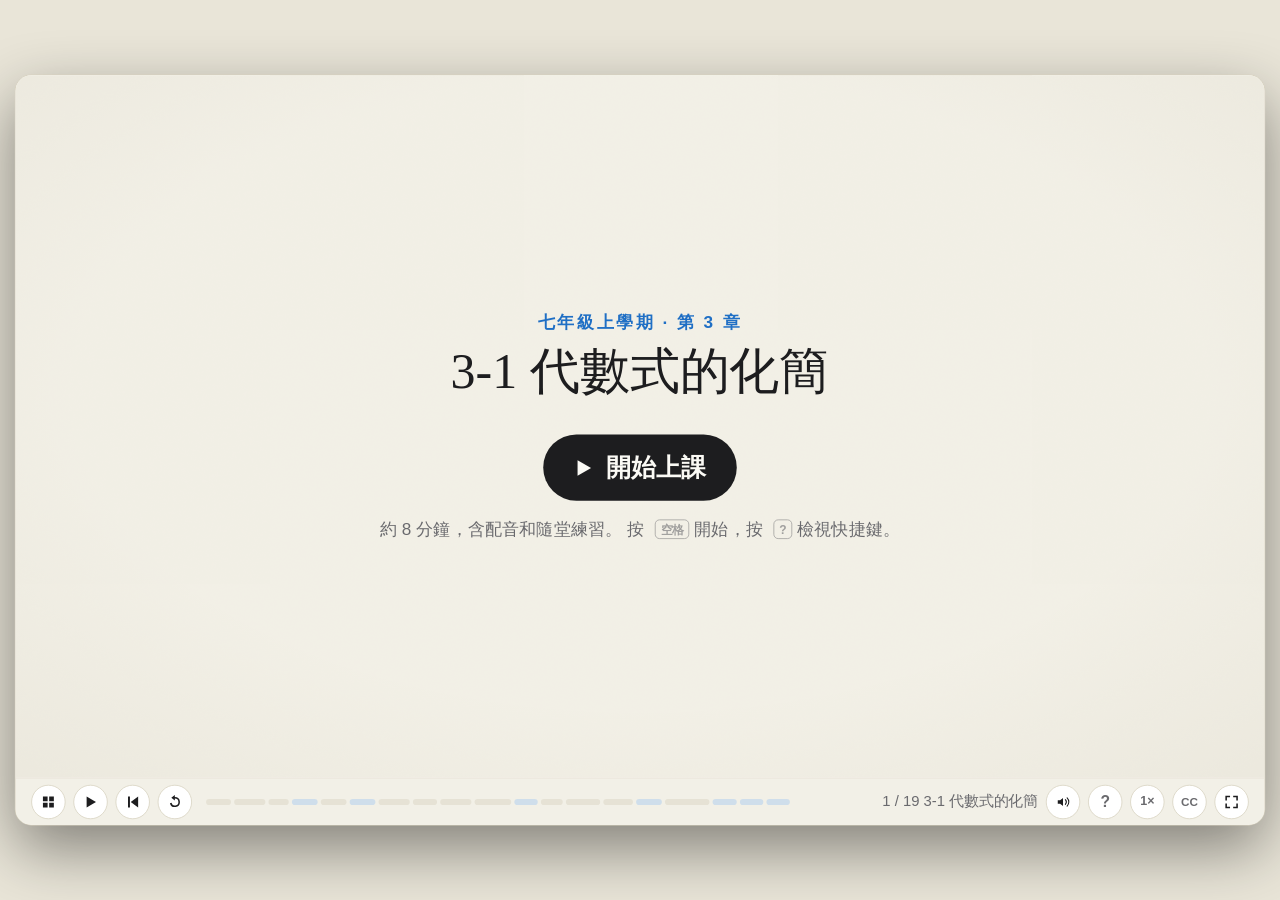
<file: ch09/index.html>
<!doctype html>
<html lang="zh-TW">
<head>
<meta charset="utf-8">
<meta name="viewport" content="width=device-width, initial-scale=1">
<title>3-1 代數式的化簡 — 國中數學七上</title>
<link rel="stylesheet" href="../lib/engine.css">
<link rel="expect" href="#bar" blocking="render"><!-- hold the first frame until the player exists, so the page transition can run -->
</head>
<body>
<script src="../lib/engine.js"></script>
<script src="audio/zh-TW/timings.js"></script>
<script>
'use strict';
// 3-1 代數式的化簡. Beat table and decisions: books/math7a/chapters/ch09.md.
const CHAPTER = { number: 9, title: '3-1 代數式的化簡', minutes: 8, language: 'zh-TW', next: '../ch10/' };
Object.assign(TRANSLATIONS.zh, { chapterNumber: '七年級上學期 · 第 3 章', chapterComplete: '3-1 完成' });

const VX = '#6b46c1';    // x terms (3-1): like terms that carry the letter
const CT = '#137a73';    // constant terms (3-1)
const SG = COL.task;     // the step to watch: signs, brackets, the coefficient

/* ---------- chapter drawing helpers ---------- */
const word = (p, str, x, y, { size = 34, fill = COL.chalk, anchor = 'middle', weight = 500, o = 0 } = {}) =>
  T(p, str, { x, y, size, fill, anchor, weight, o });
const showAll = (els, t0, step = .1) => els.forEach((e, i) => show(e, t0 + i * step, .4));
const pill = (p, str, x, y, color, { size = 34, w } = {}) => {
  const g = G(p, { o: 0 }), ww = w || str.length * size + 60;
  mk('rect', { x: x - ww / 2, y: y - size * .95, width: ww, height: size * 1.6, rx: size * .8, fill: color }, g);
  T(g, str, { x, y: y + size * .05, size, weight: 700, fill: '#fff', anchor: 'middle' });
  return g;
};
// card text: every a/b in the string becomes a stacked fraction (the book never shows a slash fraction)
const rt = str => str.split(/(−?\d+\/\d+)/).filter(Boolean).map(t => {
  const f = t.match(/^(−?)(\d+)\/(\d+)$/);
  return f ? $m(...(f[1] ? ['−'] : []), F(+f[2], +f[3])) : t;
});
// one line of maths, each token its own colour: items 'text' | { t, fill }; hidden until shown
const row = (p, items, x, y, size = 64, anchor = 'start') => tokens(p, items, { x, y, size, anchor, o: 0 });
// a rounded frame around tokens i..j of a row
function frame(p, r, i, j, color, pad = 10) {
  const l = r[i]._px - r[i]._w / 2 - pad, rr = r[j]._px + r[j]._w / 2 + pad;
  const g = G(p, { o: 0 });
  mk('rect', { x: l, y: r.y - r.size * .95, width: rr - l, height: r.size * 1.3, rx: 14, fill: 'none', stroke: color, 'stroke-width': 3 }, g);
  return g;
}
const mid = (r, i, j = i) => (r[i]._px - r[i]._w / 2 + r[j]._px + r[j]._w / 2) / 2;
// a law in a box: the formula and, under it, the words
function ruleBox(p, parts, label, y, color, t0, w = 760) {
  const g = G(p, { o: 0, y: 14 });
  mk('rect', { x: 800 - w / 2, y: y - 70, width: w, height: 150, rx: 22, fill: '#fff', stroke: color, 'stroke-width': 3 }, g);
  M(g, parts, { x: 800, y: y + 4, size: 52, fill: color });
  T(g, label, { x: 800, y: y + 58, size: 30, weight: 700, fill: color, anchor: 'middle' });
  tw(g, { o: 1, y: 0 }, t0, .6, out);
  return g;
}
// left → right, for a way of writing
function conv(p, L, R, cx, y, t0, size = 64) {
  show(M(p, L, { x: cx - 50, y, size, anchor: 'end', o: 0 }), t0, .4);
  show(word(p, '→', cx, y - 4, { size: 48, fill: COL.dim }), t0 + .5, .3);
  show(M(p, R, { x: cx + 50, y, size, anchor: 'start', fill: VX, o: 0 }), t0 + .9, .4);
}
function cup(p, x, y) {
  const g = G(p, { x, y, o: 0, s: .4 });
  mk('path', { d: 'M-46 -60H46L35 62H-35Z', fill: '#f4e1c1', stroke: COL.chalk, 'stroke-width': 3, 'stroke-linejoin': 'round' }, g);
  mk('path', { d: 'M-42 -28H42', stroke: '#c79a5c', 'stroke-width': 3 }, g);
  mk('path', { d: 'M12 -60L30 -104', stroke: COL.chalk, 'stroke-width': 5, 'stroke-linecap': 'round' }, g);
  return g;
}
const sq = (p, str, x, y, color) => chip(p, [str], color, { x, y, o: 0, s: .6, size: 44 });
const arc = (p, a, b, y, up, color, hgt = 70) => path(p, `M${a} ${y}Q${(a + b) / 2} ${y + (up ? -hgt : hgt)} ${b} ${y}`, { stroke: color, 'stroke-width': 3, fill: 'none' }, { d: 0 });

/* ---------- beats: [id, title, run(m, D), { ask }?] ---------- */
const BEATS = [
  ['intro', '3-1 代數式的化簡', (m, D) => {
    const g = G(scene, { o: 0, y: 24 });
    word(g, '七年級上學期 · 第 3 章', 800, 230, { size: 30, fill: COL.dim, o: 1 });
    word(g, '3-1 代數式的化簡', 800, 330, { size: 90, weight: 600, o: 1 });
    tw(g, { o: 1, y: 0 }, .2, 1.1, out);
    const xs = [480, 640, 800], els = [g];
    xs.forEach((x, i) => {
      const c = cup(scene, x, 560), lab = M(scene, ['x 元'], { x, y: 680, size: 40, fill: VX, o: 0 });
      const t0 = i ? m('three', .2 + i * .3) : m('cup', .3);
      pop(c, t0); show(lab, t0 + .3, .3); els.push(c, lab);
    });
    const e = M(scene, ['3 × x  元'], { x: 1150, y: 590, size: 84, fill: VX, o: 0 });
    show(e, m('three', 1.4), .5); els.push(e);
    const q = pill(scene, '代數式：文字符號和數字組成的算式', 800, 800, SG, { size: 32 });
    show(q, m('sub', .8), .5); els.push(q);
    els.forEach(x => hide(x, D - .7, .6));
  }],

  ['notation', '代數式的簡記', (m, D) => {
    const p = panel(0);
    conv(p, ['3 × x'], ['3x'], 500, 230, m('mul', .3));
    conv(p, ['x × 3'], ['3x'], 1100, 230, m('mul', 5.2));
    conv(p, ['1 × x'], ['x'], 500, 410, m('one', .2));
    conv(p, ['(−1) × x'], ['−x'], 1100, 410, m('one', 2));
    show(M(p, ['x ÷ 4  =  x × ', F(1, 4)], { x: 860, y: 600, size: 64, anchor: 'end', o: 0 }), m('div', .3), .4);
    show(word(p, '→', 920, 596, { size: 48, fill: COL.dim }), m('div', 3.4), .3);
    show(M(p, [F('x', 4)], { x: 980, y: 610, size: 84, anchor: 'start', fill: VX, o: 0 }), m('div', 3.8), .4);
    show(pill(p, '省略乘號，數字寫在文字前面', 800, 780, SG, { size: 32 }), m('mul', 6.4), .5);
  }],

  ['write', '以文字符號列式', (m, D) => {
    const p = panel(0);
    const L = [['比 x 大 5 的數', ['x + 5'], 'a'], ['x 的 3 倍少 2', ['3x − 2'], 'b'], ['y 元平分給 5 人，每人', [F('y', 5), ' 元'], 'c']];
    L.forEach(([str, ex, k], i) => {
      const y = 250 + i * 180, t0 = m(k, .2);
      show(word(p, str, 780, y, { size: 42, anchor: 'end' }), t0, .4);
      show(word(p, '→', 860, y - 4, { size: 48, fill: COL.dim }), t0 + .6, .3);
      show(M(p, ex, { x: 930, y: y + 6, size: i === 2 ? 76 : 68, anchor: 'start', fill: VX, o: 0 }), t0 + 1, .4);
    });
  }],

  ['q1', '隨堂練習', () => {
    const p = panel(0);
    show(word(p, '原子筆一枝 y 元，買 4 枝', 800, 280, { size: 54 }), .3, .5);
    show(word(p, '再付運費 15 元，總共要付多少元？', 800, 400, { size: 54 }), .6, .5);
  }, { ask: done => quiz(BAND, [{
    id: 'c-write', prompt: ['一枝原子筆 y 元，買 4 枝，再付運費 15 元。用代數式表示總共要付的錢。'],
    build: blanks([{ parts: [{ box: '4' }, 'y + ', { box: '15' }, ' 元'],
      why: '4 枝是 4 × y = 4y 元，運費只付一次，再加 15 元：4y + 15。', hint: '4 枝筆是 4 × y，記成 4y；運費只加一次。' }]),
  }], done) }],

  ['value', '求代數式的值', (m, D) => {
    const p = panel(0);
    show(chip(p, ['x = −2'], SG, { x: 1250, y: 200, size: 48, o: 0 }), m('eq', .3), .4);
    const A = row(p, ['5 − 3x'], 540, 220);
    showAll(A, m('eq', 1));
    const B = row(p, ['= 5 − 3 × ', { t: '(−2)', fill: SG }], 470, 370);
    showAll(B, m('sub', .3), .5);
    show(word(p, '負數要加括號', B.x + B.w + 40, 360, { size: 32, fill: SG, weight: 700, anchor: 'start' }), m('sub', 1.6), .4);
    const C = row(p, ['= 5 − ', { t: '(−6)', fill: SG }], 470, 520);
    showAll(C, m('mul', .3), .4);
    const Dd = row(p, ['= ', { t: '11', fill: VX }], 470, 670);
    showAll(Dd, m('ans', .8), .3);
  }],

  ['q2', '隨堂練習', () => {
    const p = panel(0);
    show(M(p, ['2x − 7'], { x: 500, y: 380, size: 96, o: 0 }), .3, .5);
    show(M(p, ['6x + 5'], { x: 1100, y: 380, size: 96, o: 0 }), .6, .5);
  }, { ask: done => quiz(BAND, [{
    id: 'c-value', prompt: ['把 x 的值代入，求代數式的值。'],
    build: blanks([
      { parts: ['當 x = 4 時，2x − 7 = ', { box: '1' }], why: '2 × 4 − 7 = 8 − 7 = 1。', hint: '把 x 換成 4：2 × 4 − 7。' },
      { parts: ['當 x = −', F(1, 2), ' 時，6x + 5 = ', { box: '2' }], why: rt('6 × (−1/2) = −3，−3 + 5 = 2。'), hint: rt('負數要加括號：6 × (−1/2) + 5。') },
    ]),
  }], done) }],

  ['terms', '項與係數', (m, D) => {
    const p = panel(0);
    const A = row(p, [{ t: '4x', fill: VX }, ' − ', { t: '7', fill: CT }], 800, 210, 72, 'middle');
    showAll(A, m('eq', .3));
    show(pill(p, '一元一次式', 800, 320, SG, { size: 32 }), m('eq', 4.8), .4);
    const B = row(p, ['= ', { t: '4x', fill: VX }, ' + ', { t: '(−7)', fill: CT }], 760, 480, 72, 'middle');
    showAll(B, m('split', .3), .3);
    const fx = frame(p, B, 1, 1, VX), fc = frame(p, B, 3, 3, CT);
    show(fx, m('split', 3.6), .4); show(fc, m('split', 3.9), .4);
    show(word(p, '項', mid(B, 1), 590, { size: 30, fill: VX, weight: 700 }), m('split', 4.2), .3);
    show(word(p, '項', mid(B, 3), 590, { size: 30, fill: CT, weight: 700 }), m('split', 4.4), .3);
    show(word(p, 'x 項', mid(B, 1), 650, { size: 36, fill: VX, weight: 700 }), m('coef', .4), .4);
    const a = B[1]._px - B[1]._w / 2 + 18;
    draw(path(p, `M${a} 410L${a - 70} 360`, { stroke: SG, 'stroke-width': 3 }, { d: 0 }), m('coef', 2.4), .3);
    show(word(p, '係數 4', a - 80, 345, { size: 34, fill: SG, weight: 700, anchor: 'end' }), m('coef', 2.6), .4);
    show(word(p, '常數項', mid(B, 3), 650, { size: 36, fill: CT, weight: 700 }), m('const', .6), .4);
  }],

  ['like', '同類項', (m, D) => {
    const p = panel(0);
    const items = ['3x', ' + ', '2', ' ', '−5x', ' + ', '6'];
    const A = row(p, items, 800, 360, 84, 'middle');
    showAll(A, m('eq', .3));
    const tint = (i, color, t0) => show(M(p, [items[i]], { x: A[i]._px, y: 360, size: 84, fill: color, o: 0 }), t0, .4);
    tint(0, VX, m('x', 1)); tint(4, VX, m('x', 1));
    show(frame(p, A, 0, 0, VX), m('x', 1.2), .4); show(frame(p, A, 4, 4, VX, 6), m('x', 1.2), .4);
    draw(arc(p, mid(A, 0), mid(A, 4), 420, false, VX), m('x', 2), .5);
    show(word(p, '同類項', (mid(A, 0) + mid(A, 4)) / 2, 520, { size: 34, fill: VX, weight: 700 }), m('x', 2.4), .4);
    tint(2, CT, m('c', .3)); tint(6, CT, m('c', .3));
    show(frame(p, A, 2, 2, CT, 6), m('c', .5), .4); show(frame(p, A, 6, 6, CT), m('c', .5), .4);
    draw(arc(p, mid(A, 2), mid(A, 6), 270, true, CT), m('c', 1.2), .5);
    show(word(p, '同類項', (mid(A, 2) + mid(A, 6)) / 2, 220, { size: 34, fill: CT, weight: 700 }), m('c', 1.6), .4);
    show(pill(p, '3x 和 2：文字不同，不是同類項', 800, 680, SG, { size: 32 }), m('not', .3), .5);
  }],

  ['mulDiv', '與數的乘除', (m, D) => {
    const p = panel(0);
    const A = row(p, ['2 · (5x)'], 200, 230);
    showAll(A, m('eq', .3));
    const B = row(p, ['= ', { t: '5x + 5x', fill: SG }], 160, 380);
    showAll(B, m('add', .6), .3);
    const C = row(p, ['= ', { t: '10x', fill: VX }], 160, 530);
    showAll(C, m('ans', .2), .3);
    show(word(p, '也可以寫成', 160, 655, { size: 36, fill: SG, weight: 700, anchor: 'start' }), m('alt', .3), .4);
    show(M(p, ['(2 · 5)x'], { x: 360, y: 665, size: 56, fill: SG, anchor: 'start', o: 0 }), m('alt', .3), .4);
    const E1 = row(p, ['(−6x) ÷ ', F(3, 4)], 880, 230);
    showAll(E1, m('div', .3), .3);
    const E2 = row(p, ['= (−6x) × ', { t: [F(4, 3)], fill: SG }], 840, 380);
    showAll(E2, m('div', 1.8), .3);
    const E3 = row(p, ['= ', { t: ['(−6 × ', F(4, 3), ')'], fill: SG }, 'x'], 840, 530);
    showAll(E3, m('ans2', .3), .3);
    const E4 = row(p, ['= ', { t: '−8x', fill: VX }], 840, 680);
    showAll(E4, m('ans2', 3.4), .3);
    show(word(p, '除以一個數 = 乘它的倒數', 1180, 790, { size: 30, fill: SG, weight: 700 }), m('div', 2.4), .4);
  }],

  ['combine', '合併同類項', (m, D) => {
    const p = panel(0);
    const A = row(p, [{ t: '3x', fill: VX }, ' + ', { t: '2x', fill: VX }], 800, 180, 64, 'middle');
    showAll(A, m('eq', .3));
    [380, 460, 540].forEach((x, i) => pop(sq(p, 'x', x, 320, VX), m('blocks', .3 + i * .2)));
    show(word(p, '+', 620, 334, { size: 44, fill: COL.dim }), m('blocks', 1), .3);
    [700, 780].forEach((x, i) => pop(sq(p, 'x', x, 320, VX), m('blocks', 1.3 + i * .2)));
    show(word(p, '5 個 x', 580, 400, { size: 30, fill: VX, weight: 700 }), m('ans', .3), .4);
    show(M(p, ['= 5x'], { x: 880, y: 340, size: 64, fill: VX, anchor: 'start', o: 0 }), m('ans', .9), .4);
    const B = row(p, ['3x + 2x = ', { t: '(3 + 2)', fill: SG }, 'x = 5x'], 800, 500, 60, 'middle');
    showAll(B, m('law', .4), .4);
    const C = row(p, ['7x − x = 7x − ', { t: '1', fill: SG }, 'x = ', { t: '(7 − 1)', fill: SG }, 'x = 6x'], 800, 620, 60, 'middle');
    showAll(C.slice(0, 3), m('sub', .3), .3); showAll(C.slice(3), m('sub', 3), .3);
    ruleBox(p, ['ax + bx = (a + b)x'], '合併同類項：係數相加減，文字符號不變', 770, VX, m('rule', .3), 900);
  }],

  ['q3', '隨堂練習', () => {
    const p = panel(0);
    show(M(p, ['−4x + 9x'], { x: 500, y: 380, size: 96, o: 0 }), .3, .5);
    show(M(p, ['6x − (−2x)'], { x: 1100, y: 380, size: 96, o: 0 }), .6, .5);
  }, { ask: done => quiz(BAND, [{
    id: 'c-combine', prompt: ['合併同類項，填入係數。'],
    build: blanks([
      { parts: ['−4x + 9x = ', { box: '5' }, 'x'], why: '係數相加：−4 + 9 = 5，得 5x。', hint: '係數相加：−4 + 9 = ?' },
      { parts: ['6x − (−2x) = ', { box: '8' }, 'x'], why: '6 − (−2) = 6 + 2 = 8，得 8x。', hint: '減去一個負數，等於加上它的相反數。' },
    ]),
  }], done) }],

  ['addSub', '一元一次式的加減', (m, D) => {
    const p = panel(0);
    const A = row(p, [{ t: '3x', fill: VX }, ' + ', { t: '5', fill: CT }, ' + ', { t: '2x', fill: VX }, ' − ', { t: '8', fill: CT }], 530, 230);
    showAll(A, m('eq', .3));
    const B = row(p, ['= ', { t: '3x + 2x', fill: VX }, ' + ', { t: '(5 − 8)', fill: CT }], 460, 400);
    showAll(B.slice(0, 2), m('move', .3), .3); showAll(B.slice(2), m('move', 2.4), .3);
    show(pill(p, '同類項排在一起', 1300, 390, SG, { size: 30 }), m('move', .5), .4);
    const C = row(p, ['= ', { t: '5x', fill: VX }, ' − ', { t: '3', fill: CT }], 460, 570);
    showAll(C.slice(0, 2), m('ans', .3), .3); showAll(C.slice(2), m('ans', 2.6), .3);
  }],

  ['paren', '去括號', (m, D) => {
    const p = panel(0);
    const A = row(p, [{ t: '−', fill: SG }, '(2x − 3)'], 480, 200);
    showAll(A, m('neg', .3));
    show(word(p, '括號前是負號：每一項都變號', 1180, 190, { size: 30, fill: SG, weight: 700 }), m('neg', 3.5), .4);
    const B = row(p, ['= ', { t: '−2x', fill: VX }, ' + ', { t: '3', fill: CT }], 420, 340);
    showAll(B, m('neg', 7.6), .3);
    const C = row(p, [{ t: '−3', fill: SG }, '(', 'x', ' − 4', ')'], 480, 590);
    showAll(C, m('dist', .3), .05);
    draw(arc(p, C[0]._px + 10, C[2]._px, 525, true, SG, 60), m('dist', 4.6), .4);
    draw(arc(p, C[0]._px + 10, C[3]._px + C[3]._w * .3, 525, true, SG, 130), m('dist', 5.2), .4);
    show(word(p, '分配律：每一項都要乘', 1180, 580, { size: 30, fill: SG, weight: 700 }), m('dist', 3.6), .4);
    const Dd = row(p, ['= ', { t: '−3x', fill: VX }, ' + ', { t: '12', fill: CT }], 420, 730);
    showAll(Dd, m('ans', .2), .3);
  }],

  ['combo', '綜合練習', (m, D) => {
    const p = panel(0);
    const A = row(p, [{ t: '2', fill: SG }, '(3x − 1) − ', { t: '4', fill: SG }, '(x − 2)'], 480, 200);
    showAll(A, m('eq', .3), .2);
    const B = row(p, ['= ', { t: '6x', fill: VX }, ' − ', { t: '2', fill: CT }, ' − ', { t: '4x', fill: VX }, ' + ', { t: '8', fill: CT }], 420, 350);
    showAll(B.slice(0, 4), m('open', 1.6), .2); showAll(B.slice(4), m('open', 3.4), .2);
    show(pill(p, '先去括號', 1340, 340, SG, { size: 30 }), m('open', .2), .4);
    const C = row(p, ['= ', { t: '(6x − 4x)', fill: VX }, ' + ', { t: '(−2 + 8)', fill: CT }], 420, 500);
    showAll(C.slice(0, 2), m('group', 1.4), .3); showAll(C.slice(2), m('group', 3), .3);
    show(pill(p, '再合併同類項', 1340, 490, SG, { size: 30 }), m('group', .2), .4);
    const Dd = row(p, ['= ', { t: '2x', fill: VX }, ' + ', { t: '6', fill: CT }], 420, 650);
    showAll(Dd, m('ans', .4), .3);
  }],

  ['q4', '隨堂練習', () => {
    const p = panel(0);
    show(M(p, ['3(2x + 1) − (x − 5)'], { x: 800, y: 380, size: 96, o: 0 }), .3, .5);
  }, { ask: done => quiz(BAND, [{
    id: 'c-simplify', prompt: ['化簡，寫成 □x + □ 的形式。'],
    build: blanks([{ parts: ['3(2x + 1) − (x − 5) = ', { box: '5' }, 'x + ', { box: '8' }],
      why: '3(2x + 1) = 6x + 3，−(x − 5) = −x + 5；合起來 5x + 8。', hint: '−(x − 5) 去括號，每一項變號：−x + 5。' }]),
  }], done) }],

  ['wrap', '重點整理', (m) => {
    const p = panel(0);
    const items = [
      ['列式：數字在前、省略乘號；代入求值時，負數要加括號', 'w1', ['3 × x = 3x        x = −2：5 − 3 × (−2) = 11'], SG],
      ['同類項：文字符號和次數都相同；合併時係數相加減', 'w2', ['3x + 2x = (3 + 2)x = 5x'], VX],
      ['去括號：前面是負號每項變號；乘一個數每項都要乘', 'w3', ['−(2x − 3) = −2x + 3        −3(x − 4) = −3x + 12'], CT],
    ];
    items.forEach(([str, mark, ex, color], i) => {
      const g = G(p, { x: -16, y: 190 + i * 210, o: 0 });
      mk('circle', { cx: 160, cy: -12, r: 26, fill: color }, g);
      T(g, String(i + 1), { x: 160, y: -1, size: 30, fill: '#fff', weight: 700, anchor: 'middle' });
      T(g, str, { x: 210, size: 34, weight: 600 });
      M(g, ex, { x: 210, y: 82, size: 50, fill: color, anchor: 'start' });
      tw(g, { o: 1, x: 0 }, m(mark), .6);
    });
  }],

  ['final1', '本節練習', () => { panel(0); }, { ask: done => quiz(SCREEN, [{
    id: 'p-algebra', prompt: ['計算下面兩題；第 2 題的係數、常數項可以是負數。'],
    build: blanks([
      { parts: ['當 x = −3 時，7 − 2x = ', { box: '13' }], why: '7 − 2 × (−3) = 7 + 6 = 13。', hint: '負數要加括號：7 − 2 × (−3)。' },
      { parts: ['5(x − 2) − 2(3x − 4) = ', { box: '-1' }, 'x + ', { box: '-2' }], why: '5x − 10 − 6x + 8 = −x − 2，也就是 (−1)x + (−2)。', hint: '−2(3x − 4) 去括號是 −6x + 8。' },
    ]),
  }], done, '本節練習 · 第 1 組，共 2 組') }],

  ['final2', '本節練習', () => { panel(0); }, { ask: done => quiz(SCREEN, [{
    id: 'p-which', prompt: ['下面哪一個式子是正確的？'],
    build: choice([
      [$m('3x + 2 = 5x')],
      [$m('−(x − 4) = −x + 4')],
      [$m('2(x + 3) = 2x + 3')],
      [$m('4x − x = 4')],
    ], 1, '括號前是負號，去括號時每一項都變號：−(x − 4) = −x + 4。', [
      '3x 和 2 不是同類項，不能合併。',
      null,
      '分配律要每一項都乘：2(x + 3) = 2x + 6。',
      '4x − x = (4 − 1)x = 3x，文字符號要留著。',
    ]),
  }], done, '本節練習 · 第 2 組，共 2 組') }],

  ['finish', '完成', () => { panel(0); }, { ask: finishCard }],
].map(([id, title, run, extra]) => ({ id, title, run, ...extra }));

boot();
</script>
</body>
</html>
</file>
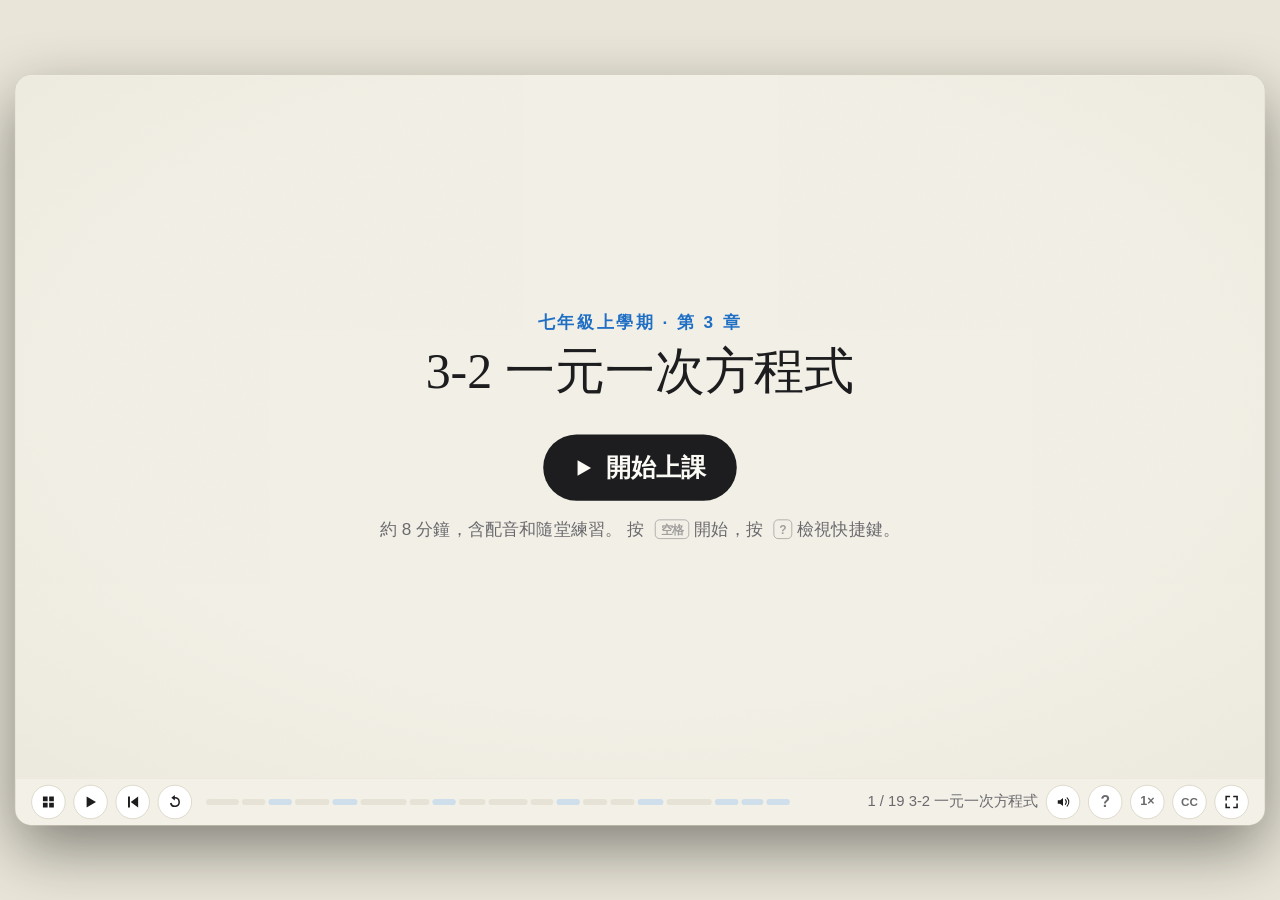
<file: ch10/index.html>
<!doctype html>
<html lang="zh-TW">
<head>
<meta charset="utf-8">
<meta name="viewport" content="width=device-width, initial-scale=1">
<title>3-2 一元一次方程式 — 國中數學七上</title>
<link rel="stylesheet" href="../lib/engine.css">
<link rel="expect" href="#bar" blocking="render"><!-- hold the first frame until the player exists, so the page transition can run -->
</head>
<body>
<script src="../lib/engine.js"></script>
<script src="audio/zh-TW/timings.js"></script>
<script>
'use strict';
// 3-2 一元一次方程式. Beat table and decisions: books/math7a/chapters/ch10.md.
const CHAPTER = { number: 10, title: '3-2 一元一次方程式', minutes: 8, language: 'zh-TW' };
Object.assign(TRANSLATIONS.zh, { chapterNumber: '七年級上學期 · 第 3 章', chapterComplete: '3-2 完成' });

const VX = '#6b46c1';    // x terms (3-1)
const CT = '#137a73';    // constant terms (3-1)
const LC = '#2f8a4a';    // least common multiple (2-2): clearing the denominators
const SG = COL.task;     // the step to watch: what is done to both sides, a term that changes sides

/* ---------- chapter drawing helpers ---------- */
const word = (p, str, x, y, { size = 34, fill = COL.chalk, anchor = 'middle', weight = 500, o = 0 } = {}) =>
  T(p, str, { x, y, size, fill, anchor, weight, o });
const showAll = (els, t0, step = .1) => els.forEach((e, i) => show(e, t0 + i * step, .4));
const pill = (p, str, x, y, color, { size = 34, w } = {}) => {
  const g = G(p, { o: 0 }), ww = w || str.length * size + 60;
  mk('rect', { x: x - ww / 2, y: y - size * .95, width: ww, height: size * 1.6, rx: size * .8, fill: color }, g);
  T(g, str, { x, y: y + size * .05, size, weight: 700, fill: '#fff', anchor: 'middle' });
  return g;
};
// card text: every a/b in the string becomes a stacked fraction (the book never shows a slash fraction)
const rt = str => str.split(/(−?\d+\/\d+)/).filter(Boolean).map(t => {
  const f = t.match(/^(−?)(\d+)\/(\d+)$/);
  return f ? $m(...(f[1] ? ['−'] : []), F(+f[2], +f[3])) : t;
});
// one line of maths, each token its own colour: items 'text' | { t, fill }; hidden until shown
const row = (p, items, x, y, size = 64, anchor = 'start') => tokens(p, items, { x, y, size, anchor, o: 0 });
const mid = (r, i, j = i) => (r[i]._px - r[i]._w / 2 + r[j]._px + r[j]._w / 2) / 2;
function frame(p, r, i, j, color, pad = 10) {
  const l = r[i]._px - r[i]._w / 2 - pad, rr = r[j]._px + r[j]._w / 2 + pad;
  const g = G(p, { o: 0 });
  mk('rect', { x: l, y: r.y - r.size * .95, width: rr - l, height: r.size * 1.3, rx: 14, fill: 'none', stroke: color, 'stroke-width': 3 }, g);
  return g;
}
function ruleBox(p, parts, label, y, color, t0, w = 760, size = 48) {
  const g = G(p, { o: 0, y: 14 });
  mk('rect', { x: 800 - w / 2, y: y - 70, width: w, height: 150, rx: 22, fill: '#fff', stroke: color, 'stroke-width': 3 }, g);
  M(g, parts, { x: 800, y: y + 4, size, fill: color });
  T(g, label, { x: 800, y: y + 58, size: 30, weight: 700, fill: color, anchor: 'middle' });
  tw(g, { o: 1, y: 0 }, t0, .6, out);
  return g;
}
const sq = (p, str, x, y, color) => chip(p, [str], color, { x, y, o: 0, s: .6, size: 44 });
const arc = (p, a, b, y, up, color, hgt = 70) => path(p, `M${a} ${y}Q${(a + b) / 2} ${y + (up ? -hgt : hgt)} ${b} ${y}`, { stroke: color, 'stroke-width': 3, fill: 'none' }, { d: 0 });
// a 1-gram weight on the balance
function unit(p, x, y) {
  const g = G(p, { x, y, o: 0, s: .6 });
  mk('rect', { x: -19, y: -19, width: 38, height: 38, rx: 6, fill: '#dff0ed', stroke: CT, 'stroke-width': 2.5 }, g);
  T(g, '1', { x: 0, y: 9, size: 24, fill: CT, weight: 700, anchor: 'middle' });
  return g;
}
// move token i of row A to the other side of the equation: it lifts, travels to the end, and turns into newParts;
// the tokens after it close the gap. Returns the right edge of the new line.
function moveTerm(p, A, i, newParts, t0) {
  const tok = A[i], w = tok._w;
  A.slice(i + 1).forEach(e => tw(e, { x: e._px - w }, t0 + .3, .6));
  const nw = M(p, newParts, { size: A.size, fill: SG, y: A.y, o: 0 });
  const end0 = A.x + A.w - w, cx = end0 + nw._w / 2;
  put(nw, { x: cx });
  tw(tok, { y: A.y - 80 }, t0, .3);
  tw(tok, { x: cx }, t0 + .2, .7);
  tw(tok, { y: A.y }, t0 + .8, .3);
  hide(tok, t0 + 1.1, .2); show(nw, t0 + 1.1, .3);
  return end0 + nw._w;
}

/* ---------- beats: [id, title, run(m, D), { ask }?] ---------- */
const BEATS = [
  ['intro', '3-2 一元一次方程式', (m, D) => {
    const g = G(scene, { o: 0, y: 24 });
    word(g, '七年級上學期 · 第 3 章', 800, 230, { size: 30, fill: COL.dim, o: 1 });
    word(g, '3-2 一元一次方程式', 800, 330, { size: 90, weight: 600, o: 1 });
    tw(g, { o: 1, y: 0 }, .2, 1.1, out);
    const els = [g];
    const s1 = word(scene, '姐姐的貼紙是弟弟的 3 倍多 2 張，姐姐有 17 張', 800, 500, { size: 40 });
    show(s1, m('story', .2), .5); els.push(s1);
    const s2 = word(scene, '假設弟弟有 x 張', 800, 570, { size: 36, fill: VX, weight: 700 });
    show(s2, m('story', 5.4), .4); els.push(s2);
    const E = row(scene, [{ t: '3x + 2', fill: VX }, ' = ', { t: '17', fill: CT }], 800, 690, 84, 'middle');
    showAll(E, m('eq', .3), .5); els.push(...E);
    const q = pill(scene, '一元一次方程式：只含一種未知數、而且是一次的等式', 800, 800, SG, { size: 30 });
    show(q, m('def', .8), .5); els.push(q);
    els.forEach(x => hide(x, D - .7, .6));
  }],

  ['write', '列出方程式', (m, D) => {
    const p = panel(0);
    const L = [['比 x 小 4 的數是 9', ['x − 4 = 9'], 'a'], ['x 的 2 倍加 7 等於 −3', ['2x + 7 = −3'], 'b'], ['把 y 平分成 6 份，每份是 5', [F('y', 6), ' = 5'], 'c']];
    L.forEach(([str, ex, k], i) => {
      const y = 250 + i * 180, t0 = m(k, .2);
      show(word(p, str, 780, y, { size: 42, anchor: 'end' }), t0, .4);
      show(word(p, '→', 860, y - 4, { size: 48, fill: COL.dim }), t0 + .6, .3);
      show(M(p, ex, { x: 930, y: y + 6, size: i === 2 ? 76 : 68, anchor: 'start', fill: VX, o: 0 }), t0 + 1, .4);
    });
  }],

  ['q1', '隨堂練習', () => {
    const p = panel(0);
    show(word(p, '筆每枝 x 元，買 5 枝', 800, 260, { size: 54 }), .3, .5);
    show(word(p, '再買一本 30 元的筆記本，共付 130 元', 800, 380, { size: 54 }), .6, .5);
  }, { ask: done => quiz(BAND, [{
    id: 'c-equation', prompt: ['筆每枝 x 元，買 5 枝，再買一本 30 元的筆記本，共付 130 元。列出方程式。'],
    build: blanks([{ parts: [{ box: '5' }, 'x + ', { box: '30' }, ' = 130'],
      why: '5 枝筆是 5x 元，加上筆記本 30 元，等於 130 元：5x + 30 = 130。', hint: '5 枝筆是 5 × x，記成 5x；再加上筆記本的錢。' }]),
  }], done) }],

  ['solution', '方程式的解', (m, D) => {
    const p = panel(0);
    show(M(p, ['3x + 2 = 17'], { x: 800, y: 190, size: 72, o: 0 }), .3, .5);
    const R = [[3, 11, m('try', .4)], [4, 14, m('try', 3.4)], [5, 17, m('ok', .3)]];
    R.forEach(([v, val, t0], i) => {
      const y = 340 + i * 115, ok = val === 17;
      show(M(p, [`x = ${v}`], { x: 560, y, size: 56, anchor: 'end', fill: SG, o: 0 }), t0, .3);
      show(M(p, [`3 × ${v} + 2 = ${val}`], { x: 640, y, size: 56, anchor: 'start', o: 0 }), t0 + .4, .4);
      show(word(p, ok ? '= 17  ✓' : '≠ 17', 1100, y - 6, { size: 40, fill: ok ? VX : COL.dim, weight: 700, anchor: 'start' }), t0 + (ok ? 2.4 : 1.2), .3);
    });
    const fr = G(p, { o: 0 });
    mk('rect', { x: 400, y: 520, width: 860, height: 90, rx: 18, fill: 'none', stroke: VX, 'stroke-width': 3 }, fr);
    show(fr, m('def', .3), .4);
    show(pill(p, '能使等號兩邊相等的數，叫做方程式的解', 800, 730, VX, { size: 32 }), m('def', 1), .5);
  }],

  ['q2', '隨堂練習', () => { panel(0); }, { ask: done => quiz(SCREEN, [{
    id: 'c-root', prompt: ['x = −2 是下面哪一個方程式的解？'],
    build: choice([
      [$m('3x + 2 = 1')],
      [$m('x + 3 = 2x − 5')],
      [$m('4x − 3 = 2x − 7')],
      [$m('2 − x = x')],
    ], 2, '代入 x = −2：左邊 4 × (−2) − 3 = −11，右邊 2 × (−2) − 7 = −11，兩邊相等。', [
      '3 × (−2) + 2 = −4，不等於 1。',
      '左邊 −2 + 3 = 1，右邊 2 × (−2) − 5 = −9，兩邊不相等。',
      null,
      '左邊 2 − (−2) = 4，右邊是 −2，兩邊不相等。',
    ]),
  }], done) }],

  ['balance', '等量公理', (m, D) => {
    const p = panel(0);
    draw(path(p, 'M170 440H1030', { stroke: COL.chalk, 'stroke-width': 6, 'stroke-linecap': 'round' }, { d: 0 }), .3, .6);
    show(path(p, 'M600 446L555 610H645Z', { fill: COL.dim, stroke: 'none' }, { o: 0 }), .5, .4);
    const xs = [240, 320].map(x => sq(p, 'x', x, 404, VX));
    const lu = [392, 438, 484].map(x => unit(p, x, 418));
    const ru = [[740, 418], [786, 418], [832, 418], [878, 418], [763, 372], [809, 372], [855, 372]].map(([x, y]) => unit(p, x, y));
    xs.forEach((e, i) => pop(e, m('eq', .5 + i * .2)));
    lu.forEach((e, i) => pop(e, m('eq', 1.6 + i * .15)));
    ru.forEach((e, i) => pop(e, m('eq', 3.2 + i * .1)));
    const eq = (parts, y, t0, fill = COL.chalk) => show(M(p, parts, { x: 1330, y, size: 60, fill, o: 0 }), t0, .4);
    eq(['2x + 3 = 7'], 250, m('eq', 5.2));
    show(word(p, '兩邊同減 3', 1330, 330, { size: 30, fill: SG, weight: 700 }), m('take', .3), .4);
    [...lu, ...ru.slice(4)].forEach((e, i) => tw(e, { o: 0, y: (i < 3 ? 418 : 372) - 70 }, m('take', .8 + (i % 3) * .1), .5));
    eq(['2x = 4'], 420, m('take', 2.6));
    show(word(p, '兩邊同除以 2', 1330, 500, { size: 30, fill: SG, weight: 700 }), m('half', .3), .4);
    tw(xs[1], { o: 0, y: 334 }, m('half', 1.2), .5);
    ru.slice(2, 4).forEach(e => tw(e, { o: 0, y: 348 }, m('half', 1.2), .5));
    eq(['x = 2'], 590, m('half', 3), VX);
    ruleBox(p, ['a = b  →  a + c = b + c，a − c = b − c，a × c = b × c，a ÷ c = b ÷ c  (c ≠ 0)'], '等量公理：等號兩邊同加、減、乘、除以一個數，等式仍成立', 760, SG, m('rule', .3), 1400, 38);
  }],

  ['axiom', '同乘、同除', (m, D) => {
    const p = panel(0);
    showAll(row(p, [[F('x', 3)], ' = 4'], 180, 230, 80), m('eq', .2));
    showAll(row(p, [[F('x', 3)], { t: ' × 3', fill: SG }, ' = 4', { t: ' × 3', fill: SG }], 180, 400, 80), m('mul', .2), .3);
    showAll(row(p, ['x = ', { t: '12', fill: VX }], 180, 560, 80), m('ans', .3), .3);
    show(word(p, '兩邊同乘以 3', 380, 690, { size: 32, fill: SG, weight: 700 }), m('mul', .5), .4);
    showAll(row(p, ['−2x = 10'], 820, 230, 72), m('eq2', .2));
    showAll(row(p, ['−2x', { t: ' ÷ (−2)', fill: SG }, ' = 10', { t: ' ÷ (−2)', fill: SG }], 820, 400, 72), m('div', .2), .3);
    showAll(row(p, ['x = ', { t: '−5', fill: VX }], 820, 560, 72), m('ans2', .3), .3);
    show(word(p, '兩邊同除以 −2', 1160, 690, { size: 32, fill: SG, weight: 700 }), m('div', .5), .4);
  }],

  ['q3', '隨堂練習', () => {
    const p = panel(0);
    show(M(p, ['x − 6 = −2'], { x: 330, y: 380, size: 72, o: 0 }), .3, .5);
    show(M(p, [F('x', 5), ' = −3'], { x: 800, y: 380, size: 72, o: 0 }), .5, .5);
    show(M(p, ['−4x = 28'], { x: 1270, y: 380, size: 72, o: 0 }), .7, .5);
  }, { ask: done => quiz(BAND, [{
    id: 'c-axiom', prompt: ['用等量公理解方程式。'],
    build: blanks([
      { parts: ['x − 6 = −2      x = ', { box: '4' }], why: '兩邊同加 6：x = −2 + 6 = 4。', hint: '兩邊同加 6。' },
      { parts: [F('x', 5), ' = −3      x = ', { box: '-15' }], why: '兩邊同乘以 5：x = (−3) × 5 = −15。', hint: '兩邊同乘以 5。' },
      { parts: ['−4x = 28      x = ', { box: '-7' }], why: '兩邊同除以 −4：x = 28 ÷ (−4) = −7。', hint: '兩邊同除以 −4，注意正負號。' },
    ]),
  }], done) }],

  ['check', '解方程式與驗算', (m, D) => {
    const p = panel(0);
    showAll(row(p, ['4x − 7 = 13'], 440, 190), m('eq', .3));
    showAll(row(p, ['4x − 7', { t: ' + 7', fill: SG }, ' = 13', { t: ' + 7', fill: SG }], 440, 320), m('add', .3), .3);
    showAll(row(p, ['4x = 20'], 440, 450), m('add', 1.8), .3);
    showAll(row(p, ['x = 20', { t: ' ÷ 4', fill: SG }, ' = ', { t: '5', fill: VX }], 440, 580), m('div', .3), .3);
    show(chip(p, ['驗算：4 × 5 − 7 = 13  ✓'], VX, { x: 800, y: 720, size: 50, o: 0 }), m('check', 1.5), .5);
  }],

  ['move', '移項法則', (m, D) => {
    const p = panel(0);
    const A = row(p, ['x', ' + 8', ' = ', '3'], 480, 210, 72);
    showAll(A, m('eq', .2));
    const a1 = arc(p, A[1]._px, A.x + A.w - 10, 140, true, SG, 40);
    draw(a1, m('go', .2), .5); hide(a1, m('go', 1.8), .3);
    const e1 = moveTerm(p, A, 1, [' − 8'], m('go', .6));
    show(M(p, [' = −5'], { x: e1, y: 210, size: 72, fill: VX, anchor: 'start', o: 0 }), m('ans', 1.6), .4);
    const B = row(p, ['3', 'x', ' = ', '−12'], 480, 400, 72);
    showAll(B, m('eq2', .2));
    const a2 = arc(p, B[0]._px, B.x + B.w - 10, 330, true, SG, 40);
    draw(a2, m('go2', .2), .5); hide(a2, m('go2', 1.8), .3);
    const e2 = moveTerm(p, B, 0, [' ÷ 3'], m('go2', .6));
    show(M(p, [' = −4'], { x: e2, y: 400, size: 72, fill: VX, anchor: 'start', o: 0 }), m('ans2', .4), .4);
    show(word(p, '移項法則', 800, 540, { size: 36, weight: 700, fill: SG }), m('rule', .2), .4);
    [['加 → 減', 560, 630], ['減 → 加', 1040, 630], ['乘 → 除', 560, 740], ['除 → 乘', 1040, 740]]
      .forEach(([s, x, y], i) => show(pill(p, s, x, y, SG, { size: 34, w: 300 }), m('rule', 1 + i * .9), .4));
  }],

  ['bothSides', '兩邊都有 x', (m, D) => {
    const p = panel(0);
    const A = row(p, [{ t: '5x', fill: VX }, ' − ', { t: '4', fill: CT }, ' = ', { t: '2x', fill: VX }, ' + ', { t: '11', fill: CT }], 440, 220);
    showAll(A, m('eq', .3));
    draw(arc(p, mid(A, 4), mid(A, 0), 150, true, VX, 60), m('move', .8), .5);
    draw(arc(p, mid(A, 2), A.x + A.w + 20, 250, false, CT, 60), m('move', 1.8), .5);
    show(pill(p, '移到另一邊要變號', 1300, 220, SG, { size: 30 }), m('move', 1), .4);
    const B = row(p, [{ t: '5x', fill: VX }, { t: ' − 2x', fill: SG }, ' = ', { t: '11', fill: CT }, { t: ' + 4', fill: SG }], 440, 400);
    showAll(B, m('move', 3), .3);
    showAll(row(p, [{ t: '3x', fill: VX }, ' = ', { t: '15', fill: CT }], 440, 550), m('merge', .3), .3);
    showAll(row(p, ['x = ', { t: '5', fill: VX }], 440, 700), m('ans', .3), .3);
  }],

  ['q4', '隨堂練習', () => {
    const p = panel(0);
    show(M(p, ['7x + 3 = 4x − 9'], { x: 450, y: 380, size: 72, o: 0 }), .3, .5);
    show(M(p, ['6 − 2x = x + 15'], { x: 1150, y: 380, size: 72, o: 0 }), .6, .5);
  }, { ask: done => quiz(BAND, [{
    id: 'c-both', prompt: ['移項，解下面兩個方程式。'],
    build: blanks([
      { parts: ['7x + 3 = 4x − 9      x = ', { box: '-4' }], why: '7x − 4x = −9 − 3，3x = −12，x = −4。', hint: '4x 移到左邊變 −4x，3 移到右邊變 −3。' },
      { parts: ['6 − 2x = x + 15      x = ', { box: '-3' }], why: '−2x − x = 15 − 6，−3x = 9，x = −3。', hint: 'x 移到左邊變 −x，6 移到右邊變 −6。' },
    ]),
  }], done) }],

  ['paren', '有括號的方程式', (m, D) => {
    const p = panel(0);
    showAll(row(p, ['2(x + 3) = 5 − (x − 4)'], 380, 200), m('eq', .3));
    showAll(row(p, [{ t: '2x + 6', fill: SG }, ' = 5 ', { t: '− x + 4', fill: SG }], 380, 340), m('open', .3), .4);
    show(pill(p, '先去括號', 1330, 330, SG, { size: 30 }), m('open', .2), .4);
    showAll(row(p, [{ t: '2x + x', fill: VX }, ' = ', { t: '9 − 6', fill: CT }], 380, 480), m('move', .3), .4);
    show(pill(p, '再移項', 1330, 470, SG, { size: 30 }), m('move', .2), .4);
    const Dd = row(p, ['3x = 3', '        x = ', { t: '1', fill: VX }], 380, 630);
    show(Dd[0], m('ans', .2), .4); showAll(Dd.slice(1), m('ans', 1.6), .3);
  }],

  ['frac', '有分數的方程式', (m, D) => {
    const p = panel(0);
    showAll(row(p, [[F('x', 2)], ' + 1 = ', [F('x', 3)], ' + 2'], 380, 220, 88), m('eq', .3), .2);
    showAll(row(p, ['(', [F('x', 2)], ' + 1)', { t: ' × 6', fill: LC }, ' = (', [F('x', 3)], ' + 2)', { t: ' × 6', fill: LC }], 300, 390, 80), m('lcm', 1.5), .15);
    show(pill(p, '分母 2、3 的最小公倍數是 6', 800, 790, LC, { size: 30 }), m('lcm', .6), .4);
    showAll(row(p, ['3x + 6 = 2x + 12'], 380, 540), m('clear', .5), .3);
    const Dd = row(p, ['3x − 2x = 12 − 6', '        x = ', { t: '6', fill: VX }], 380, 680);
    show(Dd[0], m('ans', .2), .4); showAll(Dd.slice(1), m('ans', 1.4), .3);
  }],

  ['q5', '隨堂練習', () => {
    const p = panel(0);
    show(M(p, ['4(x − 1) = 2x + 6'], { x: 450, y: 380, size: 72, o: 0 }), .3, .5);
    show(M(p, [F('x + 2', 3), ' = ', F('x − 1', 2)], { x: 1150, y: 380, size: 80, o: 0 }), .6, .5);
  }, { ask: done => quiz(BAND, [{
    id: 'c-paren', prompt: ['先去括號或去分母，再解方程式。'],
    build: blanks([
      { parts: ['4(x − 1) = 2x + 6      x = ', { box: '5' }], why: '4x − 4 = 2x + 6，2x = 10，x = 5。', hint: '先去括號：4x − 4 = 2x + 6。' },
      { parts: [F('x + 2', 3), ' = ', F('x − 1', 2), '      x = ', { box: '7' }], why: '兩邊同乘以 6：2(x + 2) = 3(x − 1)，2x + 4 = 3x − 3，x = 7。', hint: '兩邊同乘以 6，分子要整個加括號：2(x + 2) = 3(x − 1)。' },
    ]),
  }], done) }],

  ['wrap', '重點整理', (m) => {
    const p = panel(0);
    const items = [
      ['一元一次方程式：一種未知數、一次的等式；使兩邊相等的數是它的解', 'w1', ['3x + 2 = 17        x = 5：3 × 5 + 2 = 17'], VX],
      ['等量公理：兩邊同加、減、乘、除以一個數（除數不為 0），等式仍成立', 'w2', ['2x + 3 = 7  →  2x = 4  →  x = 2'], SG],
      ['移項法則：加變減、減變加、乘變除、除變乘；先去括號、去分母', 'w3', ['5x − 4 = 2x + 11  →  5x − 2x = 11 + 4'], CT],
    ];
    items.forEach(([str, mark, ex, color], i) => {
      const g = G(p, { x: -16, y: 190 + i * 210, o: 0 });
      mk('circle', { cx: 160, cy: -12, r: 26, fill: color }, g);
      T(g, String(i + 1), { x: 160, y: -1, size: 30, fill: '#fff', weight: 700, anchor: 'middle' });
      T(g, str, { x: 210, size: 34, weight: 600 });
      M(g, ex, { x: 210, y: 82, size: 50, fill: color, anchor: 'start' });
      tw(g, { o: 1, x: 0 }, m(mark), .6);
    });
  }],

  ['final1', '本節練習', () => { panel(0); }, { ask: done => quiz(SCREEN, [{
    id: 'p-solve', prompt: ['解下面三個方程式。'],
    build: blanks([
      { parts: ['9 − 2x = 3x − 6      x = ', { box: '3' }], why: '−2x − 3x = −6 − 9，−5x = −15，x = 3。', hint: '3x 移到左邊、9 移到右邊，都要變號。' },
      { parts: ['2(3x − 1) − (x + 4) = 4      x = ', { box: '2' }], why: '6x − 2 − x − 4 = 4，5x = 10，x = 2。', hint: '−(x + 4) 去括號是 −x − 4。' },
      { parts: [F('x', 4), ' − 1 = ', F('x', 6), '      x = ', { box: '12' }], why: '兩邊同乘以 12：3x − 12 = 2x，x = 12。', hint: '分母 4、6 的最小公倍數是 12，兩邊同乘以 12。' },
    ]),
  }], done, '本節練習 · 第 1 組，共 2 組') }],

  ['final2', '本節練習', () => { panel(0); }, { ask: done => quiz(SCREEN, [{
    id: 'p-move', prompt: ['下面哪一個移項是正確的？'],
    build: choice([
      [$m('x + 6 = 2  →  x = 2 + 6')],
      [$m('4x = 12  →  x = 12 − 4')],
      [$m(F('x', 3), ' = 5  →  x = 5 × 3')],
      [$m('5x = 2x + 9  →  5x + 2x = 9')],
    ], 2, '除以 3 移到另一邊變成乘以 3：x = 5 × 3 = 15。', [
      '加 6 移到另一邊要變成減 6：x = 2 − 6。',
      '4x 是 4 乘 x，乘 4 移過去要變成除以 4：x = 12 ÷ 4。',
      null,
      '2x 移到左邊要變號：5x − 2x = 9。',
    ]),
  }], done, '本節練習 · 第 2 組，共 2 組') }],

  ['finish', '完成', () => { panel(0); }, { ask: finishCard }],
].map(([id, title, run, extra]) => ({ id, title, run, ...extra }));

boot();
</script>
</body>
</html>
</file>
<file: lib/units.css>
/* The unit headers of a book's contents page, the same in every book: a strip of chalkboard per unit, with the unit's
   label and title and a sketch of its ideas (UNIT_ART, from the book's own unit-art.js) drawn in the unit colour --c.
   Markup and the scroll observer are in units.js. Uses the contents page's --book, --ui, --chalk and --ease. */
.unit { position: relative; max-width: 1212px; margin: 0 auto; padding: 28px 16px 0; }
.unit h2 { position: relative; display: flex; flex-wrap: wrap; align-items: baseline; gap: 4px 14px; min-height: 168px; margin: 0 0 16px; padding-top: 130px; font: 500 28px/1.2 var(--book); }
.unit .grid { position: relative; }
.unit::before { content: ""; position: absolute; inset: 0 16px auto; height: 208px; border-radius: 22px; pointer-events: none;
  background: radial-gradient(ellipse 46% 90% at 74% 55%, color-mix(in srgb, var(--c) 11%, transparent), transparent 70%); }
.unit-art { position: absolute; top: 20px; inset-inline-end: 28px; width: min(580px, 56%); height: auto; overflow: visible; pointer-events: none;
  color: var(--c); fill: none; stroke: currentColor; stroke-width: 2.6; stroke-linecap: round; stroke-linejoin: round; opacity: .78; }
.unit-art text { fill: currentColor; stroke: none; font-family: var(--book); font-style: italic; }
.unit-art .a { color: var(--chalk); opacity: .55; }
.unit-art .faint { opacity: .22; }
.unit-art .d { stroke-dasharray: 1 1; stroke-dashoffset: 1; }
.unit-art .t { opacity: 0; }
.seen .unit-art .d { animation: art-draw 1.1s cubic-bezier(.5, 0, .3, 1) forwards; animation-delay: calc(var(--k) * 55ms + 120ms); }
.seen .unit-art .t { animation: art-fade .6s ease-out forwards; animation-delay: calc(var(--k) * 55ms + 300ms); }
.seen .unit-art .a.t { animation-name: art-fade-a; }
@keyframes art-draw { to { stroke-dashoffset: 0; } }
@keyframes art-fade { to { opacity: 1; } }
@keyframes art-fade-a { to { opacity: .55; } }
/* After the drawing, each sketch keeps one small motion that belongs to its topic. */
.unit-art g { transform-box: fill-box; }
.seen .unit-art .swap-a { animation: swap-a 6s var(--ease) 2.4s infinite; }
.seen .unit-art .swap-b { animation: swap-b 6s var(--ease) 2.4s infinite; }
@keyframes swap-a { 0%, 30%, 100% { transform: none; } 45%, 80% { transform: translate(80px, 0); } 37% { transform: translate(40px, -30px); } 88% { transform: translate(40px, 30px); } }
@keyframes swap-b { 0%, 30%, 100% { transform: none; } 45%, 80% { transform: translate(-80px, 0); } 37% { transform: translate(-40px, 30px); } 88% { transform: translate(-40px, -30px); } }
.seen .unit-art .step { animation: art-fade .6s ease-out forwards, step 4s ease-in-out infinite; animation-delay: calc(var(--k) * 55ms + 300ms), calc(var(--k) * 300ms + 2s); }
@keyframes step { 0%, 20%, 100% { fill-opacity: 1; } 10% { fill-opacity: .3; } }
.unit-art .hop, .unit-art .ride { offset-rotate: 0deg; }
.seen .unit-art .hop { animation: art-fade .4s ease-out 2s forwards, along 3.4s linear 2s infinite; }
.unit-art .orbit { offset-rotate: 0deg; }
.seen .unit-art .orbit { animation: art-fade .4s ease-out 2s forwards, along 9s linear 2s infinite; }
.seen .unit-art .ride { animation: art-fade .4s ease-out 2s forwards, along 4s ease-in-out 2s infinite alternate; }
@keyframes along { from { offset-distance: 0%; } to { offset-distance: 100%; } }
.unit-art .pie { stroke: currentColor; stroke-linecap: butt; stroke-dasharray: 0 100; }
.seen .unit-art .pie { animation: art-fade .4s ease-out 1.6s forwards, pie 5s var(--ease) 1.6s infinite; }
@keyframes pie { 0% { stroke-dasharray: 0 100; } 35%, 85% { stroke-dasharray: 25 100; } 100% { stroke-dasharray: 0 100; } }
.seen .unit-art .tilt { transform-box: view-box; transform-origin: 300px 72px; animation: tilt 4.8s ease-in-out 2s infinite; }
@keyframes tilt { 0%, 100% { transform: rotate(0); } 30% { transform: rotate(-4deg); } 60% { transform: rotate(2deg); } }
.seen .unit-art .spin { transform-box: view-box; transform-origin: 320px 95px; animation: spin 5s cubic-bezier(.2, .7, .2, 1) 2s infinite; }
@keyframes spin { from { transform: rotate(0); } 70%, to { transform: rotate(1530deg); } }
.seen .unit-art .feed-in { animation: feed-in 4s ease-in-out 2s infinite; }
.seen .unit-art .feed-out { opacity: 0; animation: feed-out 4s ease-in-out 2s infinite; }
@keyframes feed-in { 0% { transform: none; opacity: 1; } 40% { transform: translate(100px, 0); opacity: 0; } 41%, 100% { transform: none; opacity: 0; } 95% { opacity: 1; } }
@keyframes feed-out { 0%, 45% { transform: translate(-40px, 0); opacity: 0; } 70%, 90% { transform: none; opacity: 1; } 100% { opacity: 0; } }
.unit-art .cell { opacity: .25; }
.seen .unit-art .cell { animation: cell 5s ease-in-out infinite; animation-delay: calc(var(--j) * .5s + 2s); }
@keyframes cell { 0%, 100% { opacity: .25; } 15%, 60% { opacity: 1; } }
.unit-art .cut, .unit-art .shade { opacity: 0; }
.seen .unit-art .cut { animation: cut 4s ease-in-out 2s infinite; }
@keyframes cut { 0%, 100% { opacity: 0; } 30%, 70% { opacity: .5; } }
.seen .unit-art .shade { animation: shade 1s ease-out 1.6s forwards; }
@keyframes shade { to { opacity: .14; } }
.seen .unit-art .diag { animation: art-draw 1.1s cubic-bezier(.5, 0, .3, 1) forwards, redraw 4s ease-in-out 2.5s infinite; }
@keyframes redraw { 0%, 15% { stroke-dashoffset: 1; } 50%, 100% { stroke-dashoffset: 0; } }
.seen .unit-art .root { animation: art-fade .4s ease-out 1.8s forwards, root 2.4s ease-in-out 2.2s infinite; }
@keyframes root { 0%, 100% { r: 7px; } 50% { r: 11px; } }
.seen .unit-art .breathe { transform-box: view-box; transform-origin: 380px 140px; animation: breathe 4s ease-in-out 2s infinite alternate; }
@keyframes breathe { from { transform: scaleY(1); } to { transform: scaleY(.35); } }
/* The label and the title share a line when they fit; a long title wraps below the label instead of running off. */
.unit h2 .title { min-width: 0; text-wrap: balance; }
.unit h2 .label { font: 600 16px var(--ui); color: var(--c); white-space: nowrap; }
/* Keep the sketches cheap: each is its own layer, so its loop repaints only itself, and loops pause while their unit is
   off screen or under the sticky bar (units.js toggles .live), so the bar's blur is not redrawn every frame. */
.unit-art { will-change: transform; contain: layout style; }
.unit:not(.live) .unit-art, .unit:not(.live) .unit-art * { animation-play-state: paused; }
@media (max-width: 560px) {
  .unit-art { width: calc(100% - 32px); inset-inline-end: 16px; opacity: .32; }
  .unit h2 { min-height: 0; padding-top: 104px; font-size: 24px; }
}
@media (prefers-reduced-motion: reduce) {
  .unit-art * { animation: none !important; }
  .unit-art .d { stroke-dashoffset: 0; }
  .unit-art .t, .unit-art .cell { opacity: 1; }
  .unit-art .a.t { opacity: .55; }
  .unit-art .shade { opacity: .14; }
  .unit-art .pie { stroke-dasharray: 25 100; }
}
</file>
<file: lib/contents.css>
/* The book's cover and contents (index.html): the chalkboard look, the cover, the guide, the chapter grid and the
   page-to-page motion. A book's own <style> after this file sets its theme: the colour and font tokens below, and the
   few rules a theme redraws (e.g. body::before for the paper). */
:root {
  --page: #0f1613; --board: #1d2b27; --panel: #22322d; --edge: #3a5047;
  --chalk: #ece8dc; --dim: #9aaba3; --faint: #5d7068; --task: #f0b45a; --quiz: #86c9e8; --good: #8fd6b0;
  --ui: "Avenir Next", "Segoe UI", "Helvetica Neue", Arial, sans-serif;
  --book: "Iowan Old Style", Palatino, Georgia, serif;
  --ease: cubic-bezier(.2, .8, .2, 1);
  --top-bg: rgba(22, 33, 29, .86); --top-line: #2a3b35;   /* the sticky contents header */
  --lift: rgba(0, 0, 0, .3);                                /* a card's shadow on hover */
  color-scheme: dark;
}
* { box-sizing: border-box; }
html { scroll-padding-top: 90px; }
html, body { overflow-x: clip; }
body { margin: 0; min-height: 100svh; background: var(--board); color: var(--chalk); font: 18px/1.5 var(--ui); }
/* Chalkboard: the same grain and vignette as the lesson stage. */
body::before { content: ""; position: fixed; inset: 0; z-index: -1; pointer-events: none;
  background: radial-gradient(ellipse at 50% 42%, transparent 55%, rgba(0, 0, 0, .38)),
    url("data:image/svg+xml,%3Csvg xmlns='http://www.w3.org/2000/svg' width='240' height='240'%3E%3Cfilter id='g'%3E%3CfeTurbulence type='fractalNoise' baseFrequency='.85' numOctaves='2' seed='7'/%3E%3CfeColorMatrix values='0 0 0 0 .92 0 0 0 0 .95 0 0 0 0 .9 0 0 0 .07 0'/%3E%3C/filter%3E%3Crect width='240' height='240' filter='url(%23g)'/%3E%3C/svg%3E"); }
a { color: inherit; }
a:focus-visible { outline: 3px solid var(--task); outline-offset: 3px; }
.kicker { margin: -6px 0 24px; font-size: 18px; font-weight: 600; color: var(--quiz); }   /* under the title, a subtitle */

/* ---------- cover ---------- */
#cover { position: relative; min-height: 100svh; display: flex; flex-direction: column; align-items: center; justify-content: center;
  padding: 48px 16px 64px; text-align: center; overflow: hidden; }
.open #cover, body:not(.open) #contents { display: none; }
/* #references is its own view: the full list, reached from one link at the end of the contents. */
body:not(.refsview) #refpage, .refsview #cover, .refsview #contents { display: none; }
#cover > * { animation: rise .8s var(--ease) backwards; }
#cover .mascot { animation: none; margin-bottom: 26px; view-transition-name: guide; }
#cover h1 { animation-delay: 1s; }
#cover .kicker { animation-delay: 1.06s; }
#cover .lede { animation-delay: 1.12s; }
#cover .acts { animation-delay: 1.24s; }
#cover .meta { animation-delay: 1.36s; }
h1 { margin: 14px 0 18px; font: 500 clamp(44px, 8.4vw, 92px)/1.02 var(--book); letter-spacing: -.01em; view-transition-name: book; }
h1 i, .home strong i { font-style: normal; }   /* the whole title one face and one colour; <i> left in older covers */
.lede { max-width: 34em; margin: 0 0 34px; color: var(--dim); font-size: clamp(17px, 2.2vw, 20px); text-wrap: balance; }
.acts { display: flex; flex-wrap: wrap; gap: 12px; justify-content: center; }
.btn { display: inline-flex; align-items: center; gap: 12px; padding: 12px 28px; border-radius: 999px; font-weight: 600; font-size: 19px; text-decoration: none;
  transition: transform .25s var(--ease), background-color .25s, border-color .25s; }
.btn[hidden] { display: none; }
.btn:hover { transform: translateY(-2px); }
.btn.go { background: var(--chalk); color: var(--board); }
.btn.quiet { border: 1.5px solid var(--edge); color: var(--chalk); }
.btn.quiet:hover { border-color: var(--dim); }
.btn svg { width: 15px; height: 15px; fill: currentColor; }
.meta { margin: 30px 0 0; color: var(--dim); font-size: 15px; }   /* --faint read below 3:1 */
/* Faint chalk notes around the edges of the board. */
.chalk { position: absolute; inset: 0; z-index: -1; pointer-events: none; animation: none !important; }
.chalk span { position: absolute; font: italic 400 clamp(22px, 3vw, 38px) var(--book); color: var(--chalk); opacity: 0; white-space: nowrap;
  animation: chalk 1.6s ease-out forwards, drift 14s ease-in-out infinite alternate; animation-delay: calc(var(--d) * 1s), calc(var(--d) * 1s); }
@keyframes chalk { to { opacity: .075; } }
@keyframes drift { to { translate: 0 -10px; } }
@keyframes rise { from { opacity: 0; transform: translateY(16px); } }

/* ---------- the guide: an infinity sign whose loops are its eyes ---------- */
.mascot { display: block; overflow: visible; }
.mascot .mbody { transform-box: view-box; transform-origin: 60px 46px; animation: bob 3.4s ease-in-out infinite; }
.mascot .pupil { transform-box: fill-box; transform-origin: center; animation: blink 5s infinite; }
.mascot .joy { display: none; }
#cover:has(.go:hover, .go:focus-visible) .pupil { display: none; }
#cover:has(.go:hover, .go:focus-visible) .joy { display: inline; }
.draw .loop { stroke-dasharray: 1 1; animation: draw 1.3s cubic-bezier(.6, 0, .3, 1) .15s backwards; }
.draw .face { animation: pop .45s var(--ease) 1.25s backwards; }
@keyframes draw { from { stroke-dashoffset: 1; } }
@keyframes pop { from { opacity: 0; transform: scale(.6); } }
.draw .face { transform-box: view-box; transform-origin: 60px 44px; }
@keyframes bob { 50% { transform: translateY(-3px) rotate(-2deg); } }
@keyframes blink { 0%, 93%, 100% { transform: scaleY(1); } 96% { transform: scaleY(.1); } }

/* ---------- contents ---------- */
.top { position: sticky; top: 0; z-index: 2; display: flex; align-items: center; gap: 14px; padding: 12px max(16px, calc(50% - 590px));
  background: var(--top-bg); backdrop-filter: blur(10px); -webkit-backdrop-filter: blur(10px); border-bottom: 1px solid var(--top-line); }
.home { display: flex; align-items: center; gap: 12px; text-decoration: none; border-radius: 10px; }
.home .mascot { view-transition-name: guide; }
.home strong { font: 500 22px/1.1 var(--book); view-transition-name: book; }
.prog { margin-inline-start: auto; color: var(--dim); font-size: 15px; white-space: nowrap; }
.prog b { color: var(--good); font-weight: 600; }
main#contents { padding-bottom: 80px; }
.grid { display: grid; grid-template-columns: repeat(auto-fill, minmax(min(100%, 290px), 1fr)); gap: 12px; }
.ch { display: grid; grid-template-columns: auto minmax(0, 1fr); grid-template-rows: 1fr auto; column-gap: 16px; row-gap: 8px; min-height: 112px;
  padding: 16px 18px 14px 16px; border-radius: 16px; background: var(--panel); border: 1.5px solid var(--edge); border-inline-start: 6px solid var(--c);
  text-decoration: none; transition: transform .3s var(--ease), border-color .3s, box-shadow .3s; }
.ch:hover { transform: translateY(-3px); border-color: var(--c); box-shadow: 0 14px 34px var(--lift); }
.ch b { grid-row: span 2; min-width: 1.15em; font: 500 42px/1 var(--book); color: var(--c); font-variant-numeric: lining-nums tabular-nums; }
.ch span { font-size: 18px; line-height: 1.3; }
.ch small { color: var(--dim); font-size: 14px; }
.ch.done small::before { content: var(--done, "✓ Finished · "); color: var(--good); font-weight: 600; }
.ch.last small::after { content: var(--last, " · Last opened"); color: var(--quiz); }
.ch.here:focus-visible { outline-color: var(--c); }
.ch.here { animation: here 1.8s ease-out .3s; }
@keyframes here { 0% { box-shadow: 0 0 0 0 var(--c); } 25% { box-shadow: 0 0 0 5px var(--c); } 100% { box-shadow: 0 0 0 14px transparent; } }
/* ---------- references: every source the book cites, linked to its DOI or catalogue record ---------- */
.refs-more { max-width: 1212px; margin: 44px auto 0; padding: 0 16px; }
.refs-more[hidden] { display: none; }
.refs-more a { display: flex; flex-wrap: wrap; align-items: baseline; gap: 4px 14px; padding: 16px 20px; border-radius: 16px; background: var(--panel);
  border: 1.5px solid var(--edge); text-decoration: none; transition: border-color .3s; }
.refs-more a:hover { border-color: var(--dim); }
.refs-more b { font: 500 22px/1.2 var(--book); }
.refs-more span { color: var(--dim); font-size: 15px; }
.refs-more i { margin-inline-start: auto; font-style: normal; color: var(--quiz); font-weight: 600; font-size: 15px; }
#refpage { padding-bottom: 80px; }
.top .back { display: inline-flex; align-items: center; gap: 8px; padding: 6px 4px; font-weight: 600; text-decoration: none; color: var(--quiz); border-radius: 8px; }
.top .rp-book { margin-inline-start: auto; font: 500 18px/1.2 var(--book); color: var(--dim); }
.top .rp-book i { color: var(--task); }
.refs { max-width: 1212px; margin: 32px auto 0; padding: 0 16px; }
.refs h1 { margin: 0 0 8px; font: 500 clamp(32px, 5vw, 44px)/1.1 var(--book); view-transition-name: none; }
.refs .lead { margin: 0 0 26px; max-width: 46em; color: var(--dim); }
.refs ol { margin: 0; padding: 0; list-style: none; color: var(--dim); font-size: 16px; line-height: 1.5; }
.refs li { margin: 0 0 10px; padding-inline-start: 2em; text-indent: -2em; }
.refs a { color: var(--chalk); text-underline-offset: 3px; overflow-wrap: anywhere; }
.refs a:hover { color: var(--quiz); }
.stagger .top { animation: rise .6s var(--ease) backwards; }
.stagger .unit h2, .stagger .ch { animation: rise .6s var(--ease) backwards; animation-delay: calc(min(var(--i), 14) * 32ms + 80ms); }

/* ---------- page-to-page motion ---------- */
@view-transition { navigation: auto; }
/* Firefox flickers through view transitions (the header blinks for several frames): it switches without one, and the
   contents still rise in. -moz-orient exists only in Firefox. */
@supports (-moz-orient: inline) { @view-transition { navigation: none; } }
::view-transition-group(*) { animation-duration: .5s; animation-timing-function: var(--ease); }
::view-transition-old(lesson), ::view-transition-new(lesson) { height: 100%; object-fit: cover; }
::view-transition-old(lesson) { animation-duration: .18s; }
@media (max-width: 560px) {
  .home strong { font-size: 18px; }
  #contents .top { flex-wrap: wrap; gap: 8px 12px; }
  .ch { min-height: 0; }
  .chalk span:not(:nth-child(3), :nth-child(4), :nth-child(7)) { display: none; }
}
@media (prefers-reduced-motion: reduce) {
  *, *::before, ::view-transition-group(*), ::view-transition-old(*), ::view-transition-new(*) { animation: none !important; transition: none !important; }
  .chalk span { opacity: .075; }
}
/* Arabic (contents.js sets <html dir="rtl">): the layout follows through logical properties (border-inline-start, …).
   Letters join, so no letter spacing; the faces are each system's own, no font file is loaded. A book's own :root
   theme, after this file, still sets its faces (this rule has the same specificity as :root). */
:root:where(:lang(ar)) {
  --ui: "Segoe UI", "SF Arabic", "Geeza Pro", "Noto Sans Arabic", Tahoma, sans-serif;
  --book: "Noto Naskh Arabic", "Traditional Arabic", "Times New Roman", serif;
}
:root:lang(ar) :is(.kicker, .meta, h1, .unit h2 .label) { letter-spacing: 0; }
[dir="rtl"] .btn.go svg { transform: scaleX(-1); }   /* "open" points the way the page reads */
</file>
<file: lib/engine.css>
@import url(volume.css);
@import url(book.css);   /* this book's own settings and overrides (not shared), before the rules below */
/* The palette. lib/book.css may redefine any of it in its own ':root' (this one has no specificity), e.g. a light board
   with dark ink: the stage, COL in engine.js, the cards and the player bar all follow. Colours are #rrggbb. The last
   lines are shades between those colours, written out so the dark board stays exact: a palette of its own sets them too
   (the light set in book.css). */
:where(:root) {
  --page: #0f1613; --board: #1d2b27; --panel: #22322d; --edge: #3a5047;
  --chalk: #ece8dc; --dim: #9aaba3; --faint: #5d7068;
  --task: #f0b45a; --quiz: #86c9e8; --good: #8fd6b0; --bad: #f08c7a;
  --ui: "Avenir Next", "Segoe UI", "Helvetica Neue", Arial, sans-serif;
  --vignette: rgba(0, 0, 0, .35);   /* the stage's darkened edges; a light board wants a faint, warm one */
  color-scheme: dark;
  --rule: #2e433b;                            /* lines between answer rows */
  --track: #2f4640; --track-ask: #2d4a57;     /* the player bar's steps, and its question steps */
  --bar-edge: #2a3b35; --hover: #2b3f36;      /* the bar's top line, the volume control under the pointer */
  --veil: #0a100e;                            /* behind the help panel and the captions */
}
* { box-sizing: border-box; }
html, body { height: 100%; margin: 0; overflow: hidden; background: var(--page); }
body { color: var(--chalk); font: 26px/1.4 var(--ui); }
button { font: inherit; color: inherit; cursor: pointer; }
button:focus-visible, [tabindex]:focus-visible { outline: 3px solid var(--task); outline-offset: 3px; }
button[hidden] { display: none; }

/* One fixed 1600×960 frame (900 stage + 60 controls), scaled to fit the window. Fixed, not absolute: a frame wider
   than a phone would otherwise widen the phone's layout viewport, and fit() would scale to that wider width. */
#frame { position: fixed; left: 50%; top: 50%; width: var(--sw, 1600px); height: calc(var(--sh, 900px) + 60px); transform: translate(-50%, -50%) scale(var(--k, .5));
  border-radius: 20px; overflow: hidden; background: var(--board); box-shadow: 0 0 0 1px var(--edge), 0 30px 80px rgba(0, 0, 0, .45); }
#stage { position: absolute; left: 0; top: 0; width: var(--sw, 1600px); height: var(--sh, 900px); display: block;
  background: radial-gradient(75% 75% at 50% 45%, rgba(0,0,0,0) 60%, var(--vignette)), var(--grain, none), var(--board); }
#ui { position: absolute; left: 0; top: 0; width: var(--sw, 1600px); height: var(--sh, 900px); pointer-events: none; }
#ui > * { pointer-events: auto; }

.cover { position: absolute; left: 0; top: 0; width: var(--sw, 1600px); height: var(--sh, 900px); display: grid; place-items: center; background: color-mix(in srgb, var(--page) 50%, transparent); border: 0; }
.cover[hidden] { display: none; }
.cover > div { display: flex; flex-direction: column; align-items: center; }
.cover-k { margin: 0 0 10px; text-align: center; font-size: 22px; font-weight: 600; letter-spacing: .14em; text-transform: uppercase; color: var(--quiz); }
.cover-t { margin: 0 0 44px; max-width: min(1200px, calc(var(--sw, 1600px) - 100px)); text-align: center; font: 500 64px/1.15 "Iowan Old Style", Palatino, Georgia, serif; color: var(--chalk); text-wrap: balance; }
.cover > div > * { animation: rise .7s cubic-bezier(.2, .8, .2, 1) backwards; }
.cover-t { animation-delay: .08s; }
.cover .go { animation-delay: .18s; }
.cover small { animation-delay: .26s; }
@keyframes rise { from { opacity: 0; transform: translateY(14px); } }
.cover .go { display: inline-flex; align-items: center; gap: 16px; padding: 20px 40px; border-radius: 999px; background: var(--chalk); color: var(--board); font-weight: 600; font-size: 32px; }
.cover small { display: block; margin-top: 22px; font-size: 22px; text-align: center; color: var(--dim); }
.paused-mark { position: absolute; left: 0; top: 0; width: var(--sw, 1600px); height: var(--sh, 900px); display: none; place-items: center; pointer-events: none; }
.paused .paused-mark { display: grid; }
.paused-mark div { padding: 14px 30px; border-radius: 999px; background: color-mix(in srgb, var(--page) 85%, transparent); color: var(--dim); font-size: 22px; }

/* Question cards inside the picture. */
.card { position: absolute; padding: 20px 26px; border-radius: 20px; background: color-mix(in srgb, var(--panel) 97%, transparent); border: 1.5px solid var(--edge); border-inline-start: 7px solid var(--quiz); box-shadow: 0 14px 44px rgba(0, 0, 0, .35); }
.card.band { display: grid; grid-template-columns: auto minmax(0, 1fr) auto auto; grid-template-areas: "pic head body acts" "pic fb body acts"; column-gap: 28px; align-items: center; align-content: center; min-height: 150px; }
.band .mascot { grid-area: pic; }
.band .head { grid-area: head; align-self: end; }
.band .fb { grid-area: fb; align-self: start; }
.band .body { grid-area: body; }
.band .acts { grid-area: acts; }
.side .mascot { float: inline-end; margin-block: -2px 6px; margin-inline: 10px -4px; }
.kicker { margin: 0 0 4px; font-size: 20px; font-weight: 600; color: var(--quiz); }
.prompt { margin: 0; font-size: 28px; line-height: 1.35; }
.side .prompt { font-size: 24px; }
.body:empty { display: none; }
.side .body { margin-top: 14px; }
.opts { display: flex; gap: 12px; flex-wrap: wrap; }
.opt { padding: 8px 24px; border-radius: 999px; border: 2px solid var(--edge); background: transparent; color: var(--chalk); font-size: 24px; min-height: 58px; display: inline-flex; align-items: center; }
.opt:hover:not(:disabled) { border-color: var(--dim); }
.opt[aria-pressed="true"] { background: var(--c, var(--chalk)); border-color: var(--c, var(--chalk)); color: var(--on-fill, #1b2320); font-weight: 600; }
.opt.good { border-color: var(--good); box-shadow: 0 0 0 3px color-mix(in srgb, var(--good) 35%, transparent); }
.opt.bad { border-color: var(--bad); color: var(--bad); }
.opt:disabled { cursor: default; }
.fb { margin-top: 8px; font-size: 22px; line-height: 1.4; color: var(--chalk); }
.fb:empty { display: none; }
.fb.ok::before { content: "✓ "; color: var(--good); font-weight: 700; }
.fb.no::before { content: "✗ "; color: var(--bad); font-weight: 700; }
.fb ul { margin: 6px 0 0; padding-inline-start: 22px; }
.side .fb { max-height: 110px; overflow: auto; font-size: 20px; }
.acts { display: flex; gap: 12px; align-items: center; }
.side .acts { margin-top: 16px; }
.side .acts { flex-wrap: wrap; gap: 10px; }
.side .btn { padding: 8px 16px; font-size: 20px; }
.card.side { padding: 18px 22px; }
.btn { padding: 10px 28px; border-radius: 999px; border: 0; background: var(--chalk); color: var(--board); font-weight: 600; font-size: 22px; white-space: nowrap; }
.btn.quiet { background: transparent; color: var(--dim); border: 1.5px solid var(--edge); }
.btn.go { background: var(--quiz); color: var(--on-fill, #10242e); }   /* --on-fill: text on a coloured fill */
.btn:disabled { background: var(--edge); color: var(--dim); cursor: default; }

.grid .row { display: grid; grid-template-columns: 170px minmax(0, 1fr) 34px; gap: 16px; align-items: center; padding: 5px 0; padding-inline-start: 12px; border-bottom: 1px solid var(--rule); }
.grid .num { display: flex; justify-content: flex-end; align-items: center; font-size: 26px; }
.grid.text .row { grid-template-columns: minmax(0, 1fr) auto 34px; }
.grid.text .num { justify-content: flex-start; }
.grid .opts { gap: 8px; }
.grid .opt { padding: 3px 16px; min-height: 42px; font-size: 20px; }
.grid .mark { font-weight: 700; text-align: center; }
.grid .mark.good { color: var(--good); }
.grid .mark.bad { color: var(--bad); }
.grid .why { grid-column: 1 / -1; font-size: 19px; color: var(--dim); padding-inline-start: 186px; }
.grid.text .why { padding-inline-start: 0; }
.grid .why:empty { display: none; }

.hit { cursor: pointer; }
.hit .ring { fill: transparent; stroke: var(--chalk); stroke-width: 2.5; stroke-opacity: 0; }
.hit:hover .ring, .hit:focus .ring { stroke-opacity: .7; }
.hit.bad .ring { stroke: var(--bad); stroke-opacity: 1; }
.hit.good .ring { stroke: var(--good); stroke-opacity: 1; stroke-width: 4; }
/* Listen and find (findWords): the word beside a tapped thing. A book can set --word-font for its early-reader letters. */
.findw rect:focus-visible { stroke: var(--chalk); stroke-width: 5; outline: none; }
#ui > .card.word { pointer-events: none; padding: 2px 36px 10px; border-inline-start-width: 1.5px; border-radius: 30px; font: 600 96px/1.15 var(--word-font, var(--ui)); white-space: nowrap; animation: word-in .3s cubic-bezier(.3, 1.5, .6, 1); }
@keyframes word-in { from { transform: scale(.6); opacity: 0; } }
.tok { cursor: grab; touch-action: none; }   /* a finger drags the chip instead of scrolling the page */

/* Controls strip, part of the frame. */
#bar { position: absolute; left: 0; top: var(--sh, 900px); width: var(--sw, 1600px); height: 60px; display: flex; align-items: center; gap: 10px; padding: 0 20px; background: color-mix(in srgb, var(--page) 50%, var(--board)); border-top: 1px solid var(--bar-edge); }
.icon { width: 44px; height: 44px; border-radius: 50%; border: 1px solid var(--edge); background: var(--panel); display: grid; place-items: center; flex: none; padding: 0; }
.icon svg { width: 18px; height: 18px; fill: var(--chalk); }
.icon .i-pause { display: none; }
.is-playing .icon .i-play { display: none; }
.is-playing .icon .i-pause { display: block; }
.segs { flex: 1; display: flex; gap: 4px; height: 30px; align-items: center; min-width: 0; margin: 0 8px; }
.seg { position: relative; display: block; min-width: 0; height: 8px; border-radius: 4px; background: var(--track); border: 0; padding: 0; overflow: hidden; }
.seg:hover { height: 12px; }
.seg i { position: absolute; left: 0; top: 0; bottom: 0; width: 0; background: var(--chalk); }
.seg.ask { background: var(--track-ask); }
.seg.ask i { background: var(--quiz); }
.step { width: 300px; flex: none; color: var(--dim); font-size: 19px; white-space: nowrap; overflow: hidden; text-overflow: ellipsis; text-align: right; }
/* Keep the control strip usable without scaling down its touch targets. */
@media (max-width: 700px) {
  #frame { top: calc(50% - 50px); overflow: visible; }
  #bar { width: calc(var(--sw, 1600px) * var(--k)); height: auto; flex-wrap: wrap; gap: 6px; padding: 8px;
    transform: scale(calc(1 / var(--k))); transform-origin: left top; border-radius: 0 0 12px 12px; }
  #bar .icon { width: 36px; height: 40px; }
  .step { display: none; }
  #bHelp { display: none; }   /* keyboard shortcuts; room for the speed button on a phone */
  #bar .icon.speed { width: 36px; min-width: 0; padding: 0; font-size: 12px; letter-spacing: -.3px; }
  .segs { order: 1; }
  .segs { min-width: 80px; margin: 0; }
  :root.full #bar { transform-origin: left bottom; border-radius: 0; }
}
/* Full screen: the stage fills the screen and the controls lie over its foot, out of sight until the pointer moves
   (engine.js wake(): .awake), while paused or ended (.held) and while the pointer is on them. */
:root.full #frame { top: 50%; height: var(--sh, 900px); border-radius: 0; box-shadow: none; }
:root.full #bar { top: auto; bottom: 0; transition: opacity .3s; border-top: 0;
  background: linear-gradient(transparent, color-mix(in srgb, var(--page) 85%, transparent)); }
:root.full #frame:not(.awake):not(.held) #bar:not(:hover):not(:focus-within) { opacity: 0; pointer-events: none; }
:root.full #frame:not(.awake):not(.held):not(:has(#bar:hover)) { cursor: none; }
/* A touch screen has no hover to bring the controls back, and a tap that answers a question would cover the card with
   them: there full screen keeps them, full size, under the stage (fit() leaves them room). */
@media (pointer: coarse) {
  :root.full #frame { top: calc(50% - 30px); overflow: visible; }
  :root.full #frame #bar { top: var(--sh, 900px); bottom: auto; width: calc(var(--sw, 1600px) * var(--k)); height: auto; flex-wrap: wrap;
    gap: 6px; padding: 8px; transform: scale(calc(1 / var(--k))); transform-origin: left top; background: none; opacity: 1 !important; pointer-events: auto !important; }
  :root.full #bar .icon { width: 40px; height: 40px; }
  :root.full .step, :root.full #bHelp { display: none; }
  :root.full .segs { order: 1; min-width: 80px; margin: 0; }
}
@media (pointer: coarse) and (max-width: 700px) { :root.full #frame { top: calc(50% - 55px); } }

.sound-note { position: absolute; inset-inline-start: 24px; top: 20px; margin: 0; padding: 8px 18px; border-radius: 12px; background: color-mix(in srgb, var(--page) 85%, transparent); color: var(--dim); font-size: 19px; }
.sound-note[hidden] { display: none; }
.blanks .brow { padding: 8px 0; border-bottom: 1px solid var(--rule); }
.blanks .brow:last-child { border-bottom: 0; }
.blanks .bline { line-height: 64px; white-space: nowrap; }
.blanks .mark { display: inline-block; margin-inline-start: 14px; font-weight: 700; }
.blanks .mark.good { color: var(--good); animation: pop .35s ease-out; }
.blanks .mark.bad { color: var(--bad); }
.blanks .why { font-size: 19px; color: var(--dim); line-height: 1.35; }
.blanks .why:empty { display: none; }
.box { height: 52px; margin: 0 6px; padding: 0 6px; border: 0; border-bottom: 3px solid var(--quiz); border-radius: 8px 8px 0 0; background: color-mix(in srgb, var(--chalk) 7%, transparent); color: var(--chalk); font: 32px var(--math-font, "STIX Two Text", "Cambria Math", "Iowan Old Style", Palatino, Georgia, serif); text-align: center; vertical-align: -6px; }
.box:focus { outline: none; background: color-mix(in srgb, var(--quiz) 16%, transparent); }
.box.good { border-color: var(--good); }
.box.bad { border-color: var(--bad); }
.box:disabled { opacity: 1; }
kbd { display: inline-block; min-width: 1.5em; padding: 0 .4em; margin-inline-start: .5em; border: 1.5px solid currentColor; border-radius: 6px; font: 600 .7em/1.5 var(--ui); text-align: center; vertical-align: .12em; opacity: .6; }
.opt kbd { margin: 0; margin-inline-end: .6em; }
.keys { margin: 6px 0 0; font-size: 18px; color: var(--dim); }
.keys kbd { margin: 0 .15em; }
.grid .row.cur { background: color-mix(in srgb, var(--chalk) 5%, transparent); box-shadow: inset 4px 0 var(--quiz); }
.help { position: absolute; left: 0; top: 0; width: var(--sw, 1600px); height: var(--sh, 900px); display: grid; place-items: center; background: color-mix(in srgb, var(--veil) 72%, transparent); }
.help[hidden] { display: none; }
.help-box:focus { outline: none; }   /* focused as the open dialog, not as a control */
.help-box { width: min(1120px, calc(var(--sw, 1600px) - 80px)); padding: 40px 50px; border-radius: 22px; background: var(--panel); border: 1.5px solid var(--edge); }
.help h2 { margin: 0 0 22px; font-size: 32px; font-weight: 600; }
.help h3 { margin: 0 0 12px; font-size: 20px; font-weight: 600; color: var(--quiz); }
.help-cols { display: grid; grid-template-columns: 1fr 1fr; gap: 44px; }
.help-cols:has(> [hidden]) { grid-template-columns: 1fr; }
.help dl { margin: 0; display: grid; grid-template-columns: 150px 1fr; row-gap: 10px; font-size: 22px; }
.help dt { text-align: end; padding-inline-end: 18px; white-space: nowrap; }
.help dt kbd { margin: 0; margin-inline-start: .3em; opacity: .9; }
.help dd { margin: 0; color: var(--dim); }
.help-close { margin: 26px 0 0; font-size: 18px; color: var(--dim); }
.icon.txt { font-size: 20px; font-weight: 700; color: var(--dim); }
/* Optional captions of the narration, one sentence at a time. Off by default: teaching text lives in the picture. */
.caption { position: absolute; left: 50%; bottom: 78px; transform: translateX(-50%); width: max-content; max-width: min(1180px, calc(var(--sw, 1600px) - 80px)); padding: 10px 24px; border-radius: 14px; background: color-mix(in srgb, var(--veil) 82%, transparent); color: var(--chalk); font-size: 28px; line-height: 1.35; text-align: center; pointer-events: none; }
.caption[hidden] { display: none; }
.icon.cc { font-size: 15px; font-weight: 700; color: var(--dim); }
.icon.cc[aria-pressed="true"] { background: var(--chalk); border-color: var(--chalk); color: var(--board); }
.card.side { overflow: auto; }
svg.m { display: inline-block; overflow: visible; }
.card b { font-weight: 700; }   /* not 'bolder' (900 under a 600 prompt) */
.card { animation: card-in .45s cubic-bezier(.2, .9, .3, 1.15); }
.fb:not(:empty) { animation: fb-in .3s ease-out; }
.opt.bad, .grid .mark.bad { animation: shake .4s; }
.grid .mark.good { animation: pop .35s ease-out; }
@keyframes card-in { from { opacity: 0; transform: translateY(24px) scale(.98); } }
@keyframes fb-in { from { opacity: 0; transform: translateY(8px); } }
@keyframes pop { 0% { transform: scale(.3); opacity: 0; } 70% { transform: scale(1.3); } }
@keyframes shake { 20% { transform: translateX(-8px); } 40% { transform: translateX(8px); } 60% { transform: translateX(-5px); } 80% { transform: translateX(5px); } }
/* Full-screen chapter practice. */
.card.screen { height: 900px; padding: 50px 70px; border: 0; border-radius: 0; background: transparent; box-shadow: none; animation: screen-in .5s ease-out; max-height: none; overflow: visible; }
.screen .kicker { font-size: 22px; }
.screen .prompt { font-size: 40px; font-weight: 600; }
.screen .body { margin-top: 30px; }
.card.screen { display: flex; flex-direction: column; }
.screen .head { order: 1; } .screen .body { order: 2; }
.screen .fb { order: 3; max-width: min(1080px, calc(var(--sw, 1600px) - 140px)); margin: 26px 0 0; font-size: 24px; }   /* feedback right under the answers */
/* Practice screens: the bottom 130 px hold the buttons. Long answers scroll inside the body, so the feedback under
   them stays in view after a wrong answer adds a 'why' line to each row. */
.card.screen:not(.sort):not(.fin) { padding-bottom: 130px; }
.card.screen:not(.sort):not(.fin) > .head, .card.screen:not(.sort):not(.fin) > .fb { flex: none; }
.card.screen:not(.sort):not(.fin) > .body { flex: 0 1 auto; min-height: 0; overflow-y: auto; }
.screen .acts { position: absolute; inset-inline-end: 70px; bottom: 48px; }
.screen .grid .row { grid-template-columns: 200px minmax(0, 1fr) 40px; padding: 9px 0; padding-inline-start: 12px; }
/* a long label (a system of equations) widens the label column for every row instead of running off the card's left */
.screen .grid:not(.text) { display: grid; grid-template-columns: minmax(200px, max-content) minmax(0, 1fr) 40px; }
.screen .grid:not(.text) > .row { grid-column: 1 / -1; grid-template-columns: subgrid; }
.screen .grid.text .row { grid-template-columns: minmax(0, 1fr) auto 40px; }
.screen .grid .opt { font-size: 22px; min-height: 50px; padding: 4px 20px; }
.screen .grid .why { padding-inline-start: 216px; font-size: 20px; }
.screen .grid.text .why { padding-inline-start: 0; }
#ui > .screen.sort { pointer-events: none; }
.screen.sort > * { pointer-events: auto; }
.screen.sort .head { position: absolute; right: 34px; top: 40px; width: 330px; }
.screen.sort .prompt { font-size: 28px; }
.screen.sort .fb { position: absolute; margin: 0; left: auto; right: 34px; bottom: 116px; width: 330px; max-height: 240px; overflow: auto; font-size: 20px; }
.screen.sort .acts { right: 34px; }
.fin .finwrap { display: flex; flex-direction: column; align-items: center; justify-content: center; height: 100%; text-align: center; padding-bottom: 60px; }
.fin .mascot { margin-bottom: 28px; }
.fin .fb, .fin .acts { position: static; }
.fin .fb { order: 0; margin: 0; }   /* result lines, not answer feedback: keep them above the buttons */
.fin .acts { margin-top: 30px; }
@keyframes screen-in { from { opacity: 0; } }

/* The guide: an infinity sign whose loops are its eyes. */
.mascot { display: block; flex: none; overflow: visible; }
.mascot .mbody { transform-box: view-box; transform-origin: 60px 46px; animation: bob 3.4s ease-in-out infinite; }
.mascot .eyes { transition: transform .3s; }
.mascot .pupil { transform-box: fill-box; transform-origin: center; animation: blink 5s infinite; }
.mascot .joy, .mascot .flat { display: none; }
.mascot.happy .pupil { display: none; }
.mascot.happy .joy { display: inline; }
.mascot.happy .mbody { animation: hop .55s ease-out 2, bob 3.4s ease-in-out 1.1s infinite; }
.mascot.oops .eyes { transform: translate(-3px, 4px); }
.mascot.oops .smile { display: none; }
.mascot.oops .flat { display: inline; }
.mascot.oops .mbody { animation: wobble .5s ease-in-out, bob 3.4s ease-in-out .5s infinite; }
@keyframes bob { 50% { transform: translateY(-3px) rotate(-2deg); } }
@keyframes blink { 0%, 93%, 100% { transform: scaleY(1); } 96% { transform: scaleY(.1); } }
@keyframes hop { 40% { transform: translateY(-12px) rotate(4deg); } }
@keyframes wobble { 25% { transform: rotate(-8deg); } 75% { transform: rotate(6deg); } }
@media (prefers-reduced-motion: reduce) { .card, .fb, .opt, .grid .mark, .mascot * { animation: none !important; } }

a.icon { text-decoration: none; }
/* Citations (cite() and plain-text labels found in refs.js) and the finish card's source list open the source in a new tab. */
a.cite { cursor: pointer; }
a.cite text, a.cite tspan { text-decoration: underline; text-decoration-thickness: 1.5px; text-underline-offset: 5px; }
a.cite:hover text, a.cite:hover tspan { fill: var(--quiz); }
a.cite:focus { outline: none; }
a.cite:focus-visible text, a.cite:focus-visible tspan { fill: var(--task); }
a.cite:focus-visible { outline: 3px solid var(--task); outline-offset: 6px; border-radius: 4px; }
#ui a.cite { color: inherit; text-decoration: underline; text-underline-offset: 3px; }
#ui a.cite:hover { color: var(--quiz); }
.fin .srcs { margin: 26px 0 0; max-width: min(1100px, calc(var(--sw, 1600px) - 100px)); font-size: 19px; line-height: 1.45; color: var(--dim); text-align: start; }
.fin .srcs h2 { margin: 0 0 6px; font-size: 18px; font-weight: 600; letter-spacing: .14em; text-transform: uppercase; color: var(--quiz); }
.fin .srcs ol { margin: 0; padding-left: 0; list-style: none; max-height: 190px; overflow: auto; }
.fin .srcs li { padding-inline-start: 2em; text-indent: -2em; margin: 0 0 6px; }
.fin .srcs a { color: var(--chalk); text-underline-offset: 3px; }
.fin .srcs a:hover { color: var(--quiz); }
.fin .srcs a:focus-visible { outline: 3px solid var(--task); outline-offset: 2px; }
a.btn { text-decoration: none; display: inline-block; }
/* Page-to-page motion: the contents card grows into this frame, and shrinks back on the way out. */
@view-transition { navigation: auto; }
#frame { view-transition-name: lesson; }
::view-transition-group(lesson) { animation-duration: .5s; animation-timing-function: cubic-bezier(.2, .8, .2, 1); }
::view-transition-old(lesson), ::view-transition-new(lesson) { height: 100%; object-fit: cover; }
::view-transition-old(lesson) { animation-duration: .18s; }
@media (prefers-reduced-motion: reduce) { .cover > div > * { animation: none; } ::view-transition-group(*), ::view-transition-old(*), ::view-transition-new(*) { animation: none !important; } }
/* The finish screen speaks the same type as the chapter cover and the contents page. */
.fin .kicker { font-size: 20px; letter-spacing: .14em; text-transform: uppercase; }
.fin .prompt { margin: 6px 0 14px; font: 500 56px/1.15 "Iowan Old Style", Palatino, Georgia, serif; }
.icon.speed { width: auto; min-width: 44px; padding: 0 10px; border-radius: 22px; font-size: 16px; }
/* An upright stage is seen at about half the scale of a wide one on the same screen: bigger caption text. */
:root[data-stage="portrait"] .step { width: 120px; }   /* the 900-wide bar keeps room for the steps */
:root[data-stage="portrait"] .caption { font-size: 38px; bottom: 60px; }
/* Right-to-left interface text (engine.js sets <html dir="rtl"> for Arabic). Cards, captions, help and the cover read from
   the right through the logical properties above (border-inline-start, inset-inline-end, …). The stage and the player bar
   keep their left-to-right geometry, so a drawing's coordinates, the timeline and the ← → keys mean the same in every
   language (the bar's step label reads "3 / 6  title" as the bar does). Mathematics reads left to right inside Arabic
   text, as in Arabic school books: an expression (svg.m) and an answer line (.bline: "3 + 4 = [box] ✗") keep their order. */
[dir="rtl"] :is(#stage, #bar, svg.m, .bline) { direction: ltr; }
[dir="rtl"] .grid .row.cur { box-shadow: inset -4px 0 var(--quiz); }   /* the current row's bar at its start, the right */
/* Arabic letters join: letter spacing breaks the words apart. The faces are each system's own Arabic UI and book faces;
   no font file is loaded. A book's own lib/book.css :root still wins (these have no specificity). */
:where(:root:lang(ar)) { --ui: "Segoe UI", "SF Arabic", "Geeza Pro", "Noto Sans Arabic", Tahoma, sans-serif; }
:root:lang(ar) :is(.cover-k, .fin .kicker, .fin .srcs h2) { letter-spacing: 0; }
:root:lang(ar) .cover-t, :root:lang(ar) .fin .prompt { font-family: "Noto Naskh Arabic", "Traditional Arabic", "Times New Roman", serif; }
</file>
